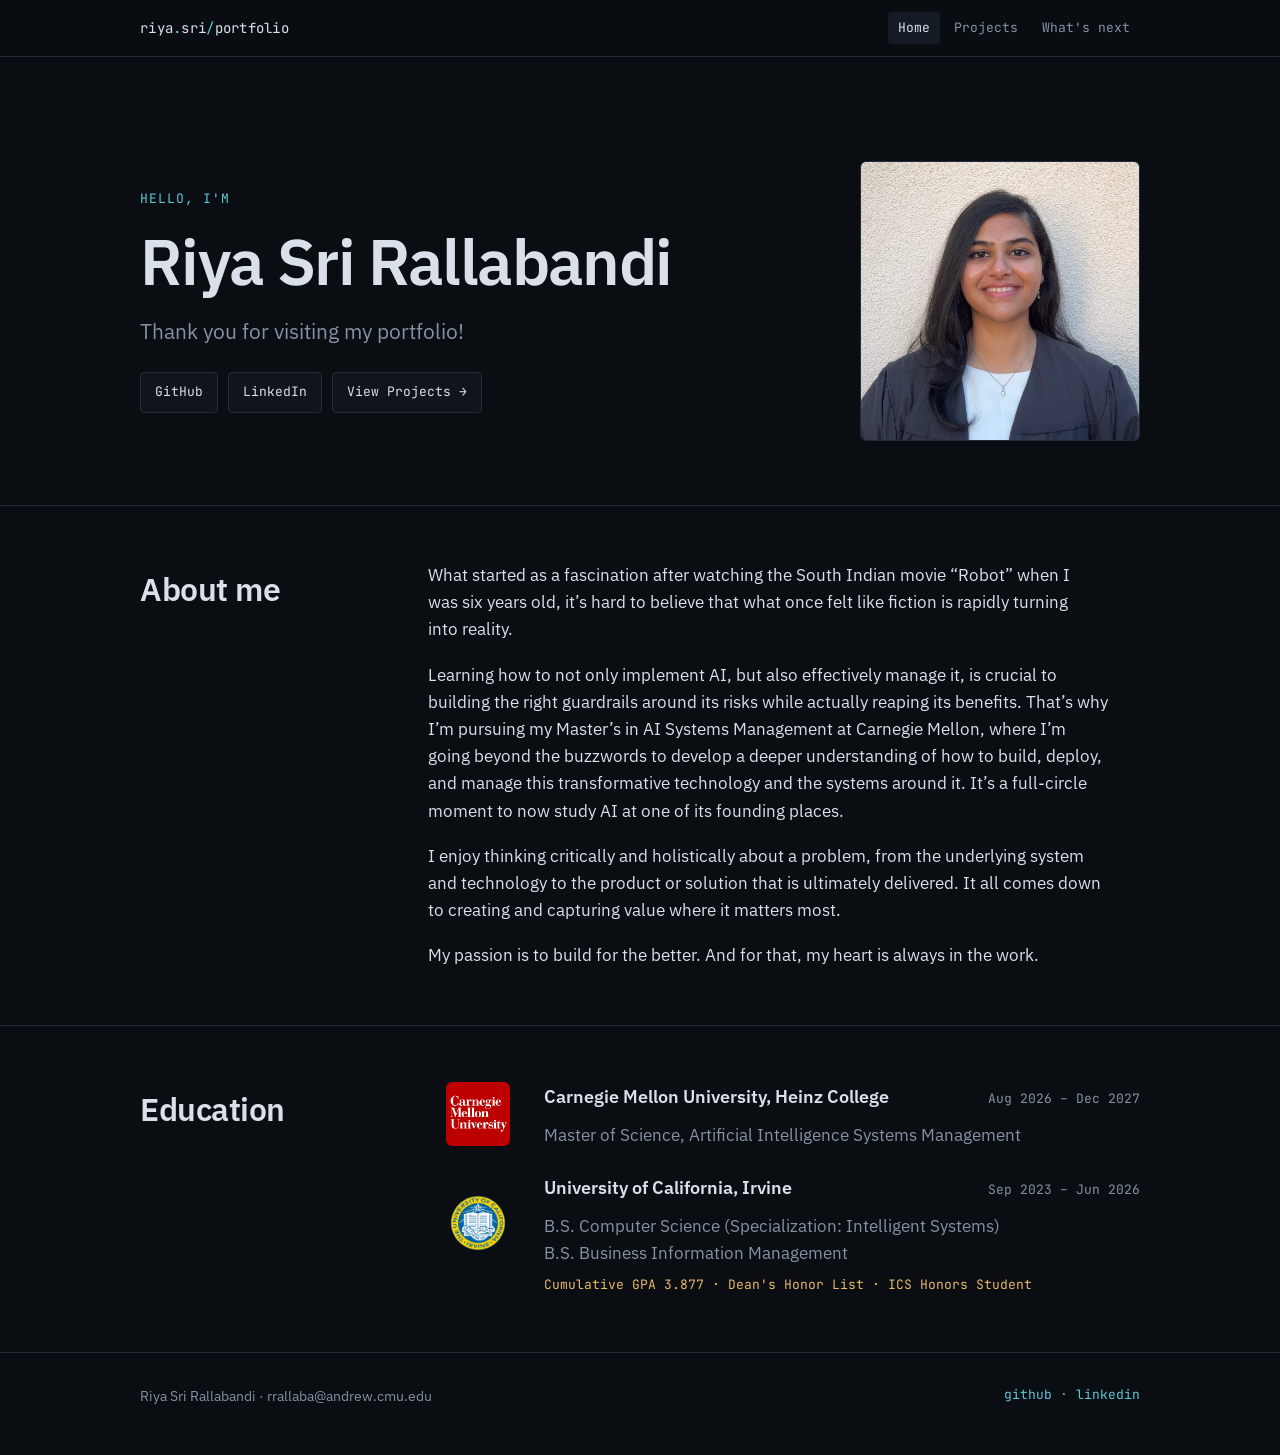
<file: index.html>
<!doctype html>
<html lang="en">
<head>
<meta charset="utf-8">
<meta name="viewport" content="width=device-width, initial-scale=1">
<title>Riya Sri Rallabandi | Portfolio</title>
<meta name="description" content="Riya Sri Rallabandi: MS in AI Systems Management at Carnegie Mellon. Projects in RAG, LLM agents, and evaluation.">
<meta name="theme-color" content="#0a0d12">
<link rel="preconnect" href="https://fonts.googleapis.com">
<link rel="preconnect" href="https://fonts.gstatic.com" crossorigin>
<link rel="stylesheet" href="https://fonts.googleapis.com/css2?family=IBM+Plex+Sans:wght@400;500;600&family=JetBrains+Mono:wght@400;500&display=swap">
<link rel="stylesheet" href="assets/style.css">
</head>
<body>

<header class="bar">
  <div class="wrap">
    <a class="brand" href="index.html">riya<span>.</span>sri<span>/</span>portfolio</a>
    <nav class="nav" aria-label="Main">
      <a href="index.html" aria-current="page">Home</a>
      <a href="projects.html">Projects</a>
      <a href="whats-next.html">What's next</a>
    </nav>
  </div>
</header>

<main>

  <!-- ===== INTRO: edit the name, tagline, or photo here ===== -->
  <div class="wrap hero intro">
    <div class="intro-text">
      <p class="eyebrow">Hello, I'm</p>
      <h1>Riya Sri Rallabandi</h1>
      <p class="lede">Thank you for visiting my portfolio!</p>
      <div class="links">
        <a class="btn" href="https://github.com/RiyaSriRallabandi" target="_blank" rel="noopener">GitHub</a>
        <a class="btn" href="https://www.linkedin.com/in/riya-sri-rallabandi" target="_blank" rel="noopener">LinkedIn</a>
        <a class="btn" href="projects.html">View Projects →</a>
      </div>
    </div>
    <!-- Photo: save your picture as assets/riya.jpg (square-ish works best). Until then, initials show. -->
    <div class="photo">
      <span class="initials" aria-hidden="true">RR</span>
      <img src="assets/riya.jpg" alt="Portrait of Riya Sri Rallabandi" onerror="this.remove()">
    </div>
  </div>

  <!-- ===== ABOUT: your interests text. Each <p> is one paragraph. ===== -->
  <section>
    <div class="wrap two-col">
      <div>
        <p class="label"></p>
        <h2>About me</h2>
      </div>
      <div class="prose">
        <p>What started as a fascination after watching the South Indian movie “Robot” when I was six years old, it’s hard to believe that what once felt like fiction is rapidly turning into reality.</p>
        <p>Learning how to not only implement AI, but also effectively manage it, is crucial to building the right guardrails around its risks while actually reaping its benefits. That’s why I’m pursuing my Master’s in AI Systems Management at Carnegie Mellon, where I’m going beyond the buzzwords to develop a deeper understanding of how to build, deploy, and manage this transformative technology and the systems around it. It’s a full-circle moment to now study AI at one of its founding places.</p>
        <p>I enjoy thinking critically and holistically about a problem, from the underlying system and technology to the product or solution that is ultimately delivered. It all comes down to creating and capturing value where it matters most.</p>
        <p>My passion is to build for the better. And for that, my heart is always in the work.</p>
      </div>
    </div>
  </section>

  <!-- ===== EDUCATION: add or edit entries. Each .edu block is one school. ===== -->
  <section>
    <div class="wrap two-col">
      <div>
        <p class="label"></p>
        <h2>Education</h2>
      </div>
      <div class="edu-list">
                <div class="edu">
          <img class="edu-logo" src="assets/img/logos/cmu.png" alt="Carnegie Mellon University logo" width="48" height="48">
          <div class="edu-text">
            <div class="edu-head"><h3>Carnegie Mellon University, Heinz College</h3><span class="dates">Aug 2026 – Dec 2027</span></div>
            <p>Master of Science, Artificial Intelligence Systems Management</p>
          </div>
        </div>
        <div class="edu">
          <img class="edu-logo uci" src="assets/img/logos/uci.png" alt="University of California, Irvine seal" width="64" height="64">
          <div class="edu-text">
            <div class="edu-head"><h3>University of California, Irvine</h3><span class="dates">Sep 2023 – Jun 2026</span></div>
            <p>B.S. Computer Science (Specialization: Intelligent Systems)<br>B.S. Business Information Management</p>
            <p class="meta">Cumulative GPA 3.877 · Dean's Honor List · ICS Honors Student</p>
          </div>
        </div>
      </div>
    </div>
  </section>

</main>

<footer>
  <div class="wrap">
    <span>Riya Sri Rallabandi · rrallaba@andrew.cmu.edu</span>
    <span class="mono"><a href="https://github.com/RiyaSriRallabandi" target="_blank" rel="noopener">github</a> · <a href="https://www.linkedin.com/in/riya-sri-rallabandi" target="_blank" rel="noopener">linkedin</a></span>
  </div>
</footer>

</body>
</html>
</file>
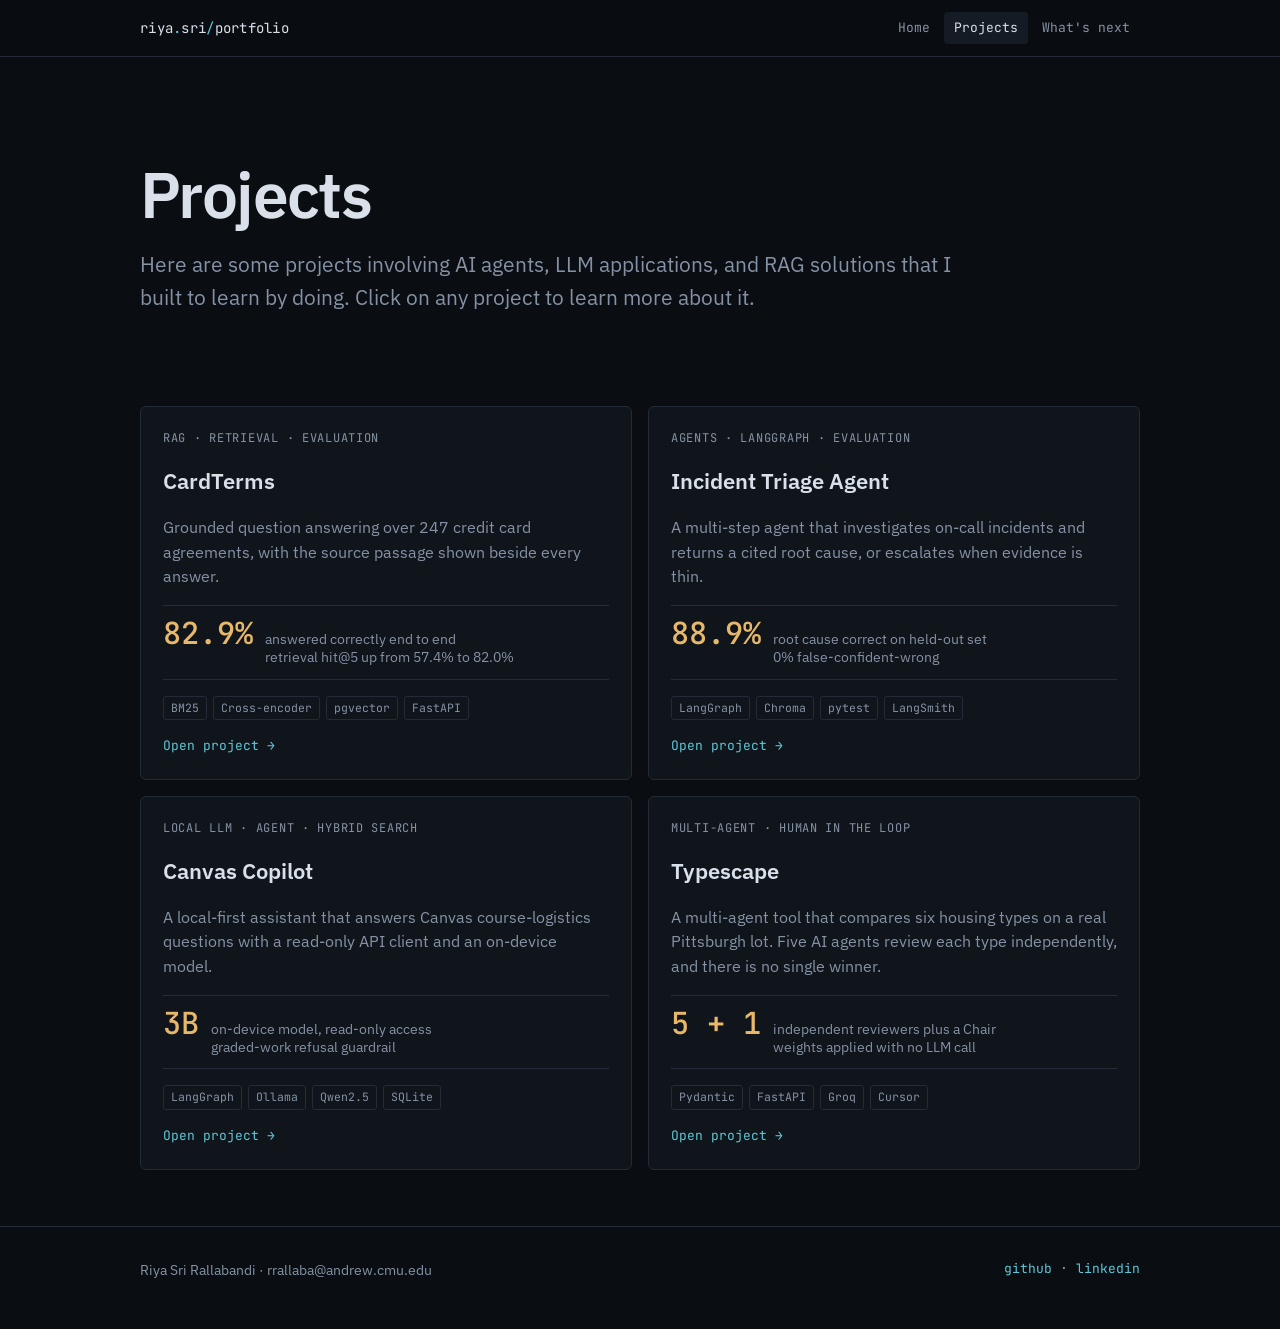
<file: projects.html>
<!doctype html>
<html lang="en">
<head>
<meta charset="utf-8">
<meta name="viewport" content="width=device-width, initial-scale=1">
<title>Projects | Riya Sri Rallabandi</title>
<meta name="theme-color" content="#0a0d12">
<link rel="preconnect" href="https://fonts.googleapis.com">
<link rel="preconnect" href="https://fonts.gstatic.com" crossorigin>
<link rel="stylesheet" href="https://fonts.googleapis.com/css2?family=IBM+Plex+Sans:wght@400;500;600&family=JetBrains+Mono:wght@400;500&display=swap">
<link rel="stylesheet" href="assets/style.css">
</head>
<body>

<header class="bar">
  <div class="wrap">
    <a class="brand" href="index.html">riya<span>.</span>sri<span>/</span>portfolio</a>
    <nav class="nav" aria-label="Main">
      <a href="index.html">Home</a>
      <a href="projects.html" aria-current="page">Projects</a>
      <a href="whats-next.html">What's next</a>
    </nav>
  </div>
</header>

<main>
  <div class="wrap hero">
    <h1>Projects</h1>
    <p class="lede">Here are some projects involving AI agents, LLM applications, and RAG solutions that I built to learn by doing. Click on any project to learn more about it.</p>
  </div>

  <section style="border-top:0; padding-top:0">
    <div class="wrap">
      <div class="projects">

        <a class="card" href="projects/cardterms.html">
          <span class="kind">RAG · Retrieval · Evaluation</span>
          <h3>CardTerms</h3>
          <p>Grounded question answering over 247 credit card agreements, with the source passage shown beside every answer.</p>
          <div class="readout"><span class="num">82.9%</span><span class="cap">answered correctly end to end<br>retrieval hit@5 up from 57.4% to 82.0%</span></div>
          <div class="stack"><span class="chip">BM25</span><span class="chip">Cross-encoder</span><span class="chip">pgvector</span><span class="chip">FastAPI</span></div>
          <span class="go">Open project →</span>
        </a>

        <a class="card" href="projects/incident-triage-agent.html">
          <span class="kind">Agents · LangGraph · Evaluation</span>
          <h3>Incident Triage Agent</h3>
          <p>A multi-step agent that investigates on-call incidents and returns a cited root cause, or escalates when evidence is thin.</p>
          <div class="readout"><span class="num">88.9%</span><span class="cap">root cause correct on held-out set<br>0% false-confident-wrong</span></div>
          <div class="stack"><span class="chip">LangGraph</span><span class="chip">Chroma</span><span class="chip">pytest</span><span class="chip">LangSmith</span></div>
          <span class="go">Open project →</span>
        </a>

        <a class="card" href="projects/canvas-copilot.html">
          <span class="kind">Local LLM · Agent · Hybrid search</span>
          <h3>Canvas Copilot</h3>
          <p>A local-first assistant that answers Canvas course-logistics questions with a read-only API client and an on-device model.</p>
          <div class="readout"><span class="num">3B</span><span class="cap">on-device model, read-only access<br>graded-work refusal guardrail</span></div>
          <div class="stack"><span class="chip">LangGraph</span><span class="chip">Ollama</span><span class="chip">Qwen2.5</span><span class="chip">SQLite</span></div>
          <span class="go">Open project →</span>
        </a>

        <a class="card" href="projects/typescape.html">
          <span class="kind">Multi-agent · Human in the loop</span>
          <h3>Typescape</h3>
          <p>A multi-agent tool that compares six housing types on a real Pittsburgh lot. Five AI agents review each type independently, and there is no single winner.</p>
          <div class="readout"><span class="num">5 + 1</span><span class="cap">independent reviewers plus a Chair<br>weights applied with no LLM call</span></div>
          <div class="stack"><span class="chip">Pydantic</span><span class="chip">FastAPI</span><span class="chip">Groq</span><span class="chip">Cursor</span></div>
          <span class="go">Open project →</span>
        </a>

      </div>
    </div>
  </section>
</main>

<footer>
  <div class="wrap">
    <span>Riya Sri Rallabandi · rrallaba@andrew.cmu.edu</span>
    <span class="mono"><a href="https://github.com/RiyaSriRallabandi" target="_blank" rel="noopener">github</a> · <a href="https://www.linkedin.com/in/riya-sri-rallabandi" target="_blank" rel="noopener">linkedin</a></span>
  </div>
</footer>

</body>
</html>
</file>
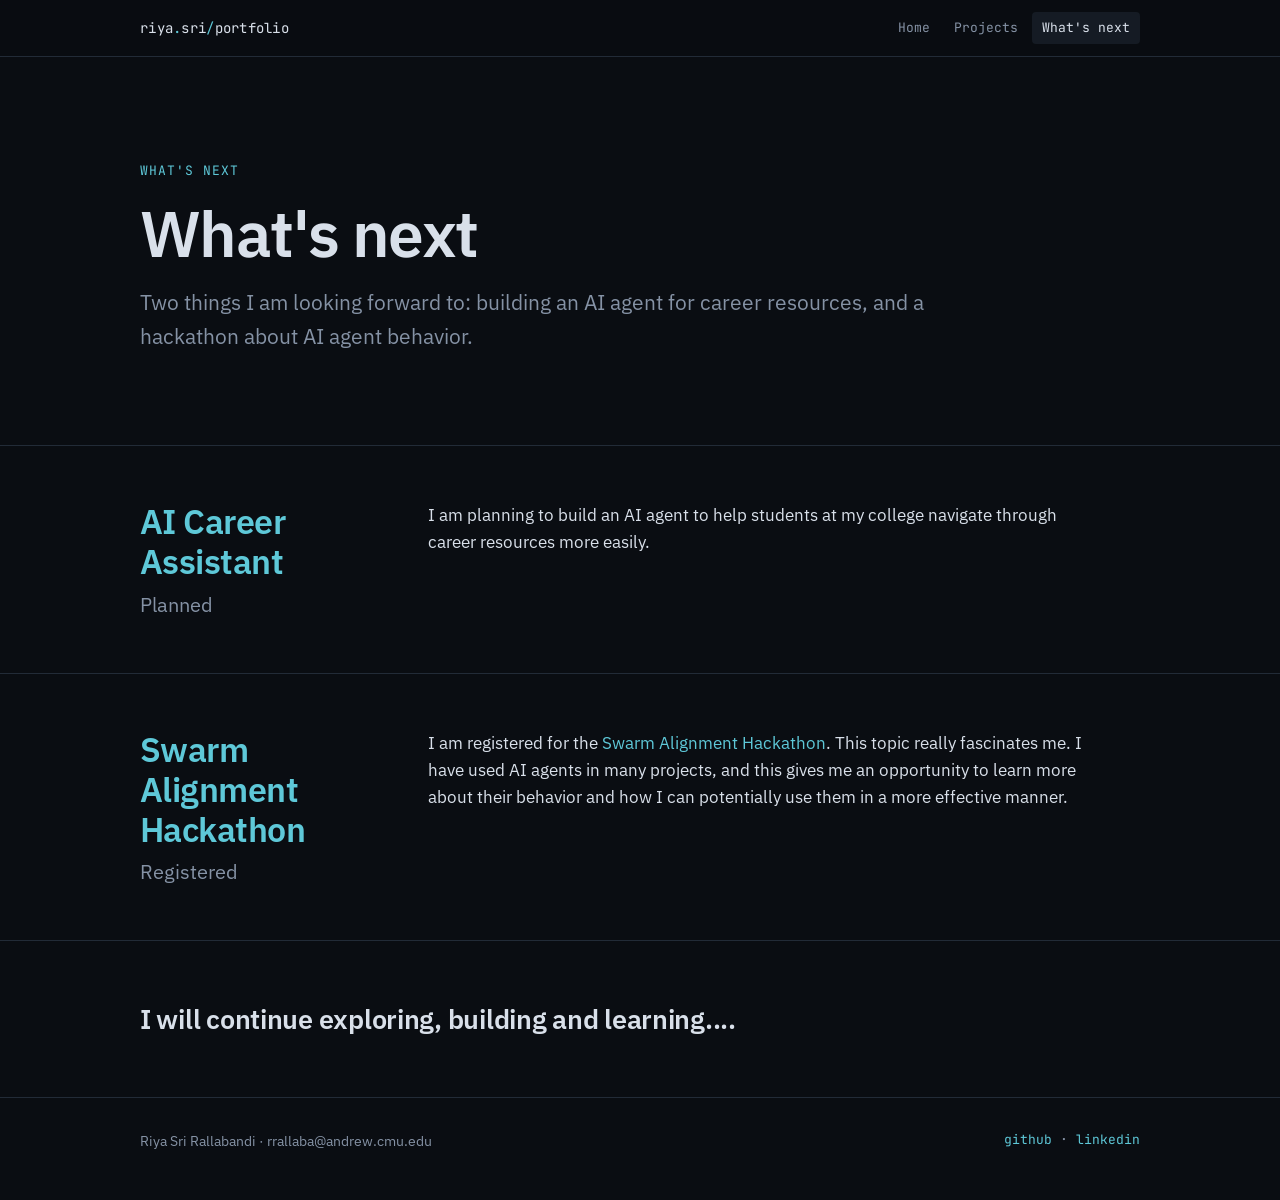
<file: whats-next.html>
<!doctype html>
<html lang="en">
<head>
<meta charset="utf-8">
<meta name="viewport" content="width=device-width, initial-scale=1">
<title>What's next | Riya Sri Rallabandi</title>
<meta name="description" content="What I am working on next: an AI agent for career resources, and the Swarm Alignment Hackathon.">
<meta name="theme-color" content="#0a0d12">
<link rel="preconnect" href="https://fonts.googleapis.com">
<link rel="preconnect" href="https://fonts.gstatic.com" crossorigin>
<link rel="stylesheet" href="https://fonts.googleapis.com/css2?family=IBM+Plex+Sans:wght@400;500;600&family=JetBrains+Mono:wght@400;500&display=swap">
<link rel="stylesheet" href="assets/style.css">
<style>
  .stats { display: grid; grid-template-columns: repeat(auto-fit, minmax(150px, 1fr)); gap: 1px; background: var(--line); border: 1px solid var(--line); border-radius: 6px; overflow: hidden; }
  .stat { background: var(--surface); padding: 18px 18px 16px; min-width: 0; }
  .stat .num { display: block; font-family: var(--font-mono); font-size: 1.7rem; font-weight: 500; color: var(--signal); font-variant-numeric: tabular-nums; line-height: 1.1; }
  .stat .cap { display: block; margin-top: 6px; font-size: 13.5px; color: var(--muted); line-height: 1.35; }
  .note { margin: 12px 0 0; font-size: 14px; color: var(--muted); }
  .intro-p { margin: 0 0 24px; max-width: 44em; color: var(--muted); }
  .tbl { overflow-x: auto; border: 1px solid var(--line); border-radius: 6px; margin-top: 8px; }
  table { width: 100%; border-collapse: collapse; font-size: 15px; background: var(--surface); }
  th, td { text-align: left; padding: 12px 16px; border-top: 1px solid var(--line); vertical-align: top; }
  thead th { border-top: 0; font-family: var(--font-mono); font-size: 12px; font-weight: 400; letter-spacing: 0.06em; text-transform: uppercase; color: var(--muted); background: var(--surface-2); }
  td.k { font-family: var(--font-mono); font-size: 13.5px; color: var(--accent); white-space: nowrap; }
  td.n { font-family: var(--font-mono); font-variant-numeric: tabular-nums; color: var(--signal); white-space: nowrap; }
  td.d { color: var(--muted); }
  .sub { margin: 36px 0 4px; font-size: 1.1rem; font-weight: 600; }
  .prose ul { margin: 0 0 18px; padding-left: 1.2em; max-width: 40em; }
  .prose li { margin-bottom: 8px; }
  .media { position: relative; width: 100%; aspect-ratio: 16 / 9; background: var(--surface); border: 1px solid var(--line); border-radius: 6px; overflow: hidden; margin-bottom: 20px; }
  .media video { position: absolute; inset: 0; width: 100%; height: 100%; background: #000; object-fit: contain; }
  .media .media-note { position: absolute; inset: 0; display: grid; place-items: center; font-family: var(--font-mono); font-size: 13px; color: var(--muted); }
  [hidden] { display: none !important; }
  .shots { display: grid; grid-template-columns: minmax(0, 1fr); gap: 28px; }
  figure { margin: 0; min-width: 0; }
  figure img { display: block; width: 100%; height: auto; border: 1px solid var(--line); border-radius: 6px; }
  figcaption { margin-top: 8px; font-size: 14px; color: var(--muted); }
  .industry { margin: 0 0 20px; font-family: var(--font-mono); font-size: 13px; color: var(--signal); letter-spacing: 0.04em; }
  /* Section names are the headline, the line under them is a quieter subtitle */
  section .label { font-family: var(--font-body); font-size: clamp(1.6rem, 3.6vw, 2.1rem); font-weight: 600; letter-spacing: -0.015em; text-transform: none; color: var(--accent); line-height: 1.2; margin: 0 0 10px; }
  section h2 { font-size: clamp(1.05rem, 2vw, 1.25rem); font-weight: 400; color: var(--muted); letter-spacing: 0; margin-bottom: 24px; }
  .two-col h2 { margin-bottom: 0; }
  .outline li { line-height: 1.55; }
  .outline li b { margin-bottom: 2px; }
  @media (max-width: 760px) { .shots { grid-template-columns: 1fr; } }
</style>

</head>
<body>
<header class="bar">
  <div class="wrap">
    <a class="brand" href="index.html">riya<span>.</span>sri<span>/</span>portfolio</a>
    <nav class="nav" aria-label="Main">
      <a href="index.html">Home</a>
      <a href="projects.html">Projects</a>
      <a href="whats-next.html" aria-current="page">What's next</a>
    </nav>
  </div>
</header>
<main>

  <div class="wrap hero">
    <p class="eyebrow">What's next</p>
    <h1>What's next</h1>
    <p class="lede">Two things I am looking forward to: building an AI agent for career resources, and a hackathon about AI agent behavior.</p>
  </div>

  <!-- ================= AI CAREER ASSISTANT ================= -->
  <section>
    <div class="wrap two-col">
      <div>
        <p class="label">AI Career Assistant</p>
        <h2>Planned</h2>
      </div>
      <div class="prose">
        <p>I am planning to build an AI agent to help students at my college navigate through career resources more easily.</p>
      </div>
    </div>
  </section>

  <!-- ================= HACKATHON ================= -->
  <section>
    <div class="wrap two-col">
      <div>
        <p class="label">Swarm Alignment Hackathon</p>
        <h2>Registered</h2>
      </div>
      <div class="prose">
        <p>I am registered for the <a href="https://www.aialignmentfoundation.org/hackathons/swarm-alignment-2026" target="_blank" rel="noopener">Swarm Alignment Hackathon</a>. This topic really fascinates me. I have used AI agents in many projects, and this gives me an opportunity to learn more about their behavior and how I can potentially use them in a more effective manner.</p>
      </div>
    </div>
  </section>

  <section>
    <div class="wrap">
      <p style="margin:0; font-size:clamp(1.3rem,3vw,1.7rem); font-weight:600; letter-spacing:-0.01em">I will continue exploring, building and learning....</p>
    </div>
  </section>

</main>
<footer>
  <div class="wrap">
    <span>Riya Sri Rallabandi · rrallaba@andrew.cmu.edu</span>
    <span class="mono"><a href="https://github.com/RiyaSriRallabandi" target="_blank" rel="noopener">github</a> · <a href="https://www.linkedin.com/in/riya-sri-rallabandi" target="_blank" rel="noopener">linkedin</a></span>
  </div>
</footer>
</body>
</html>
</file>
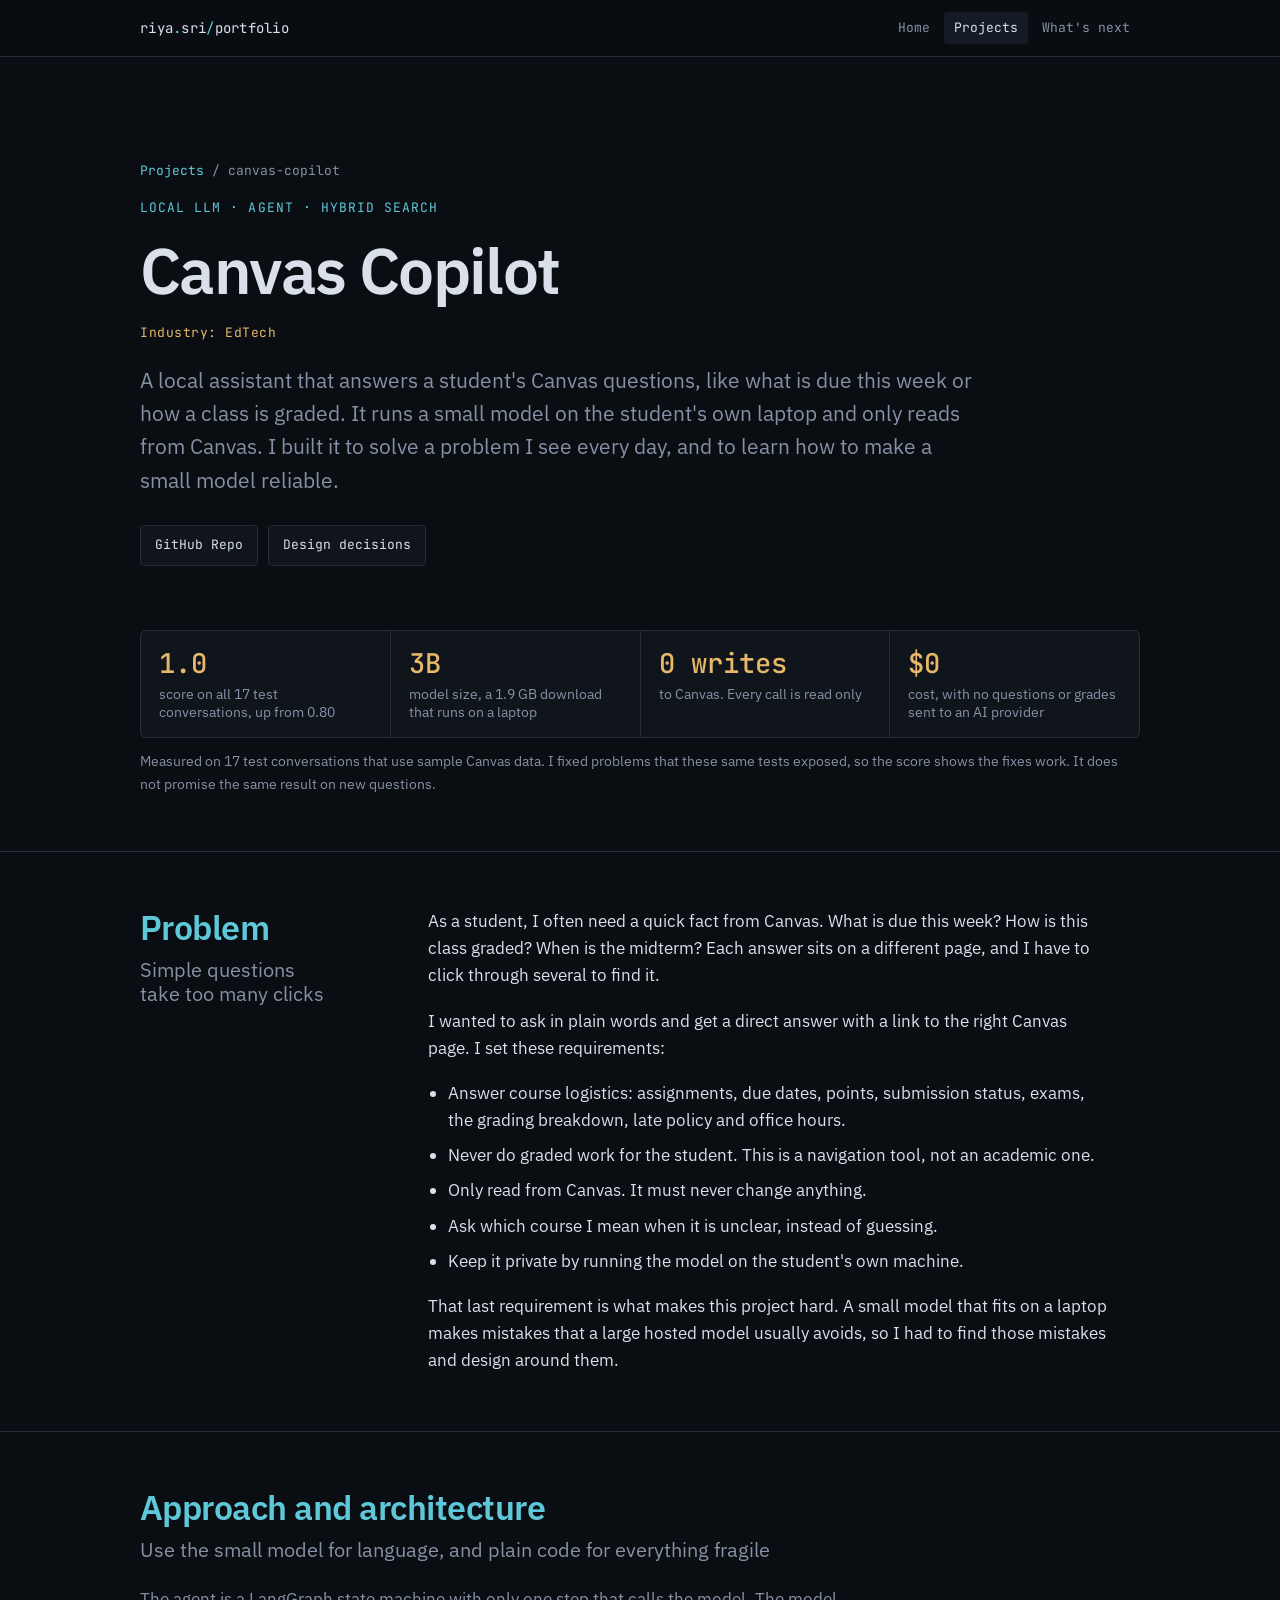
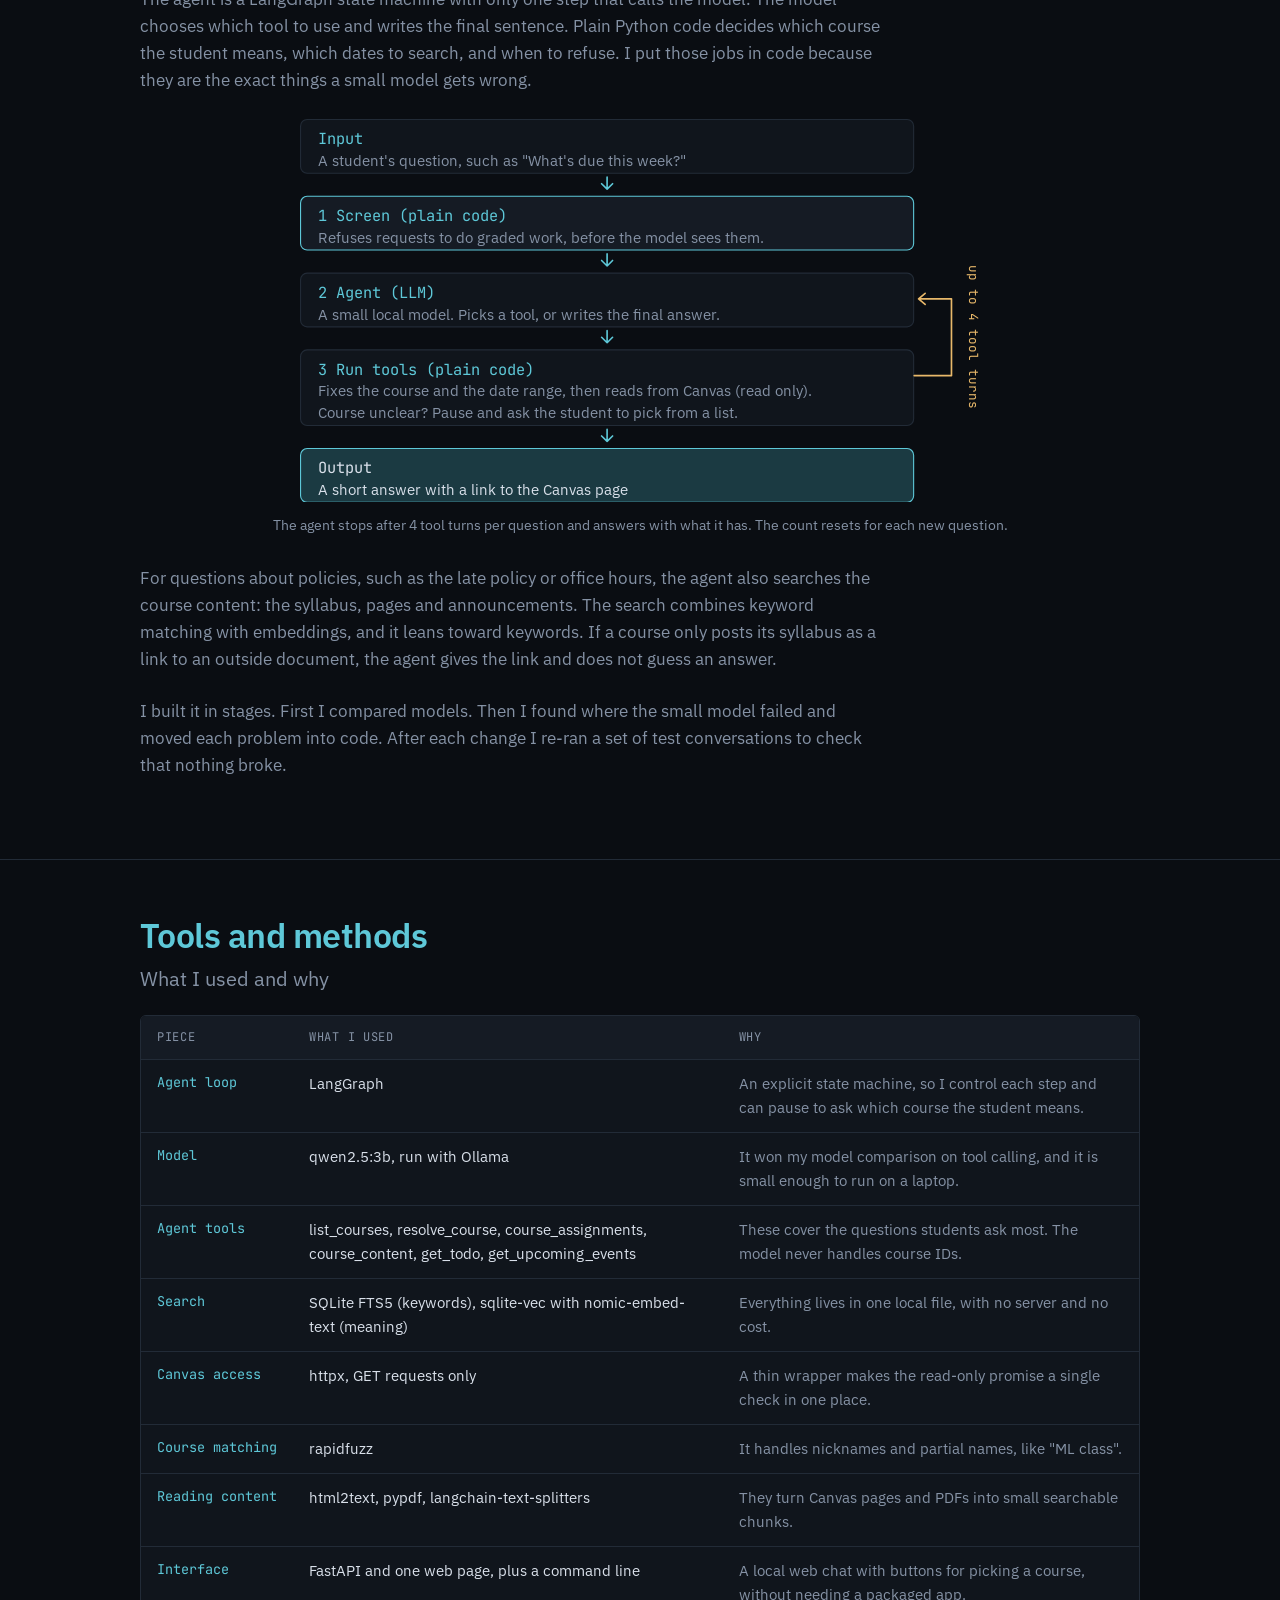
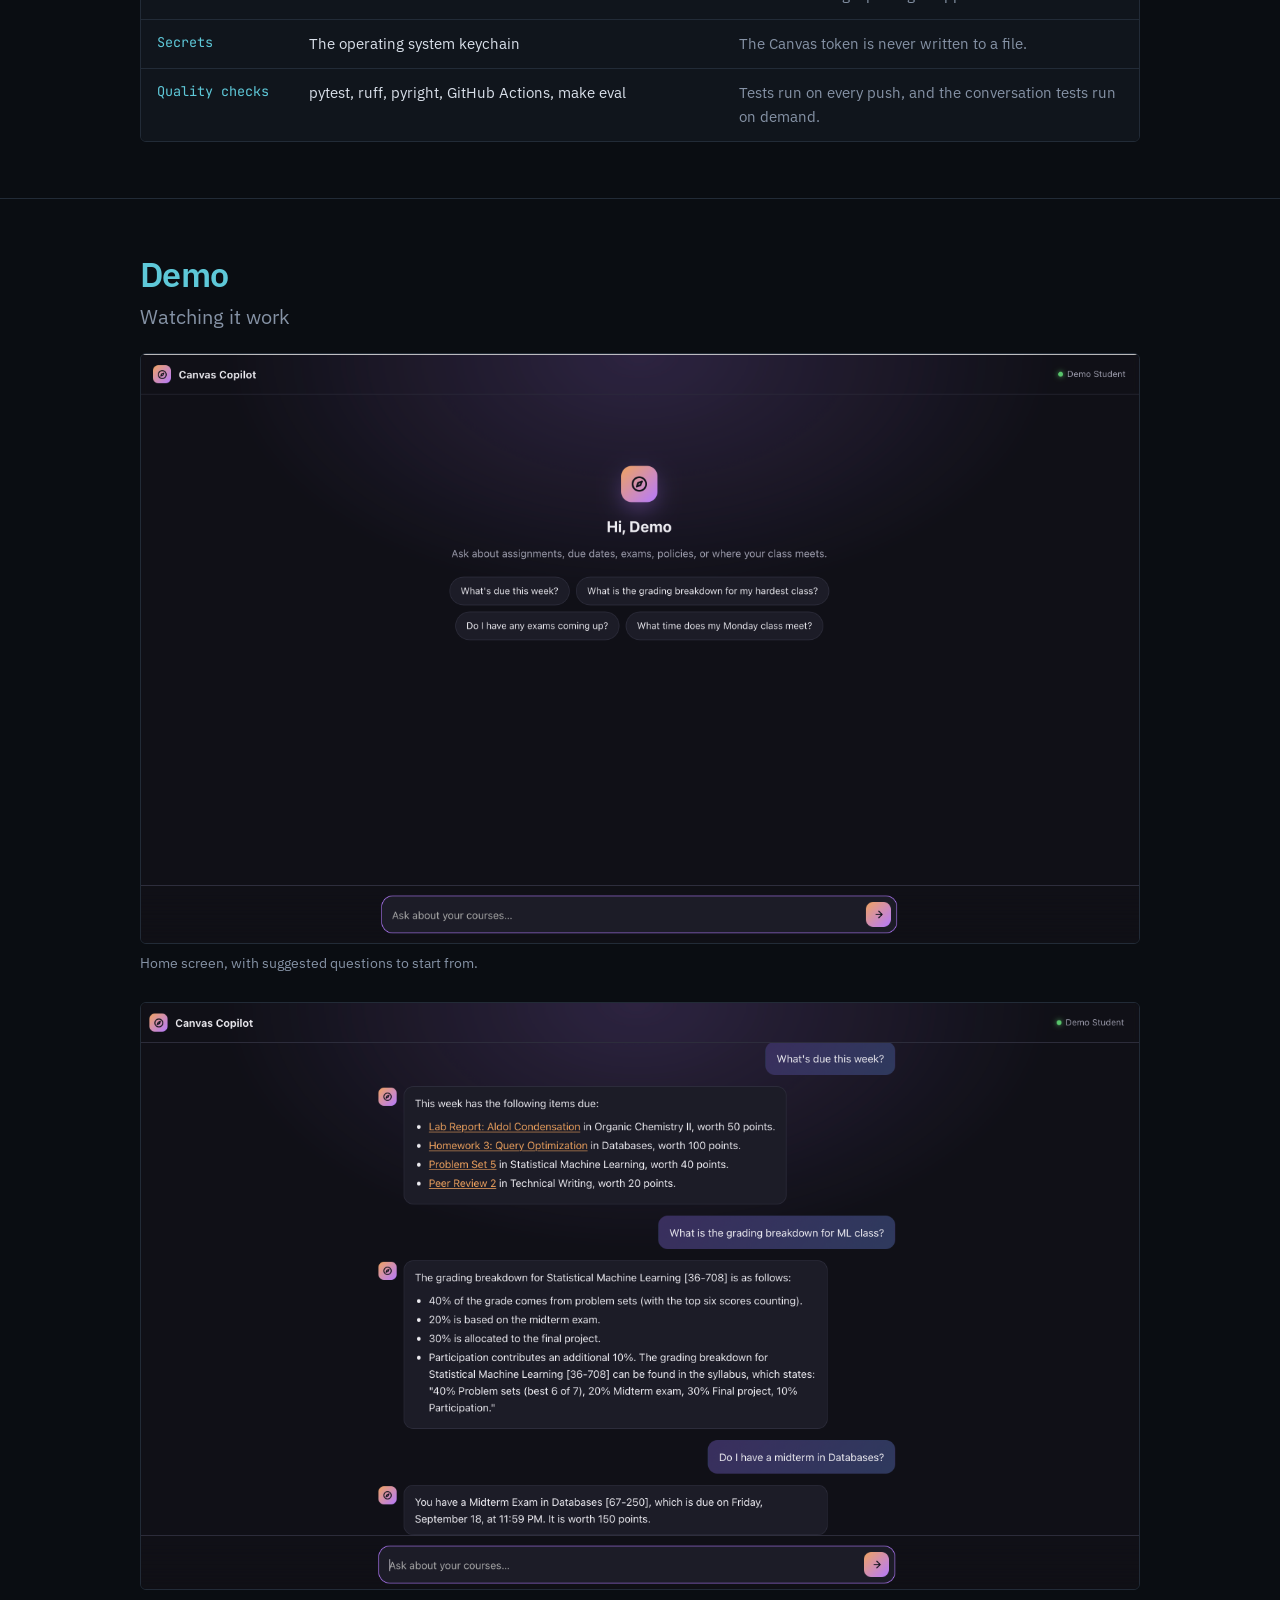
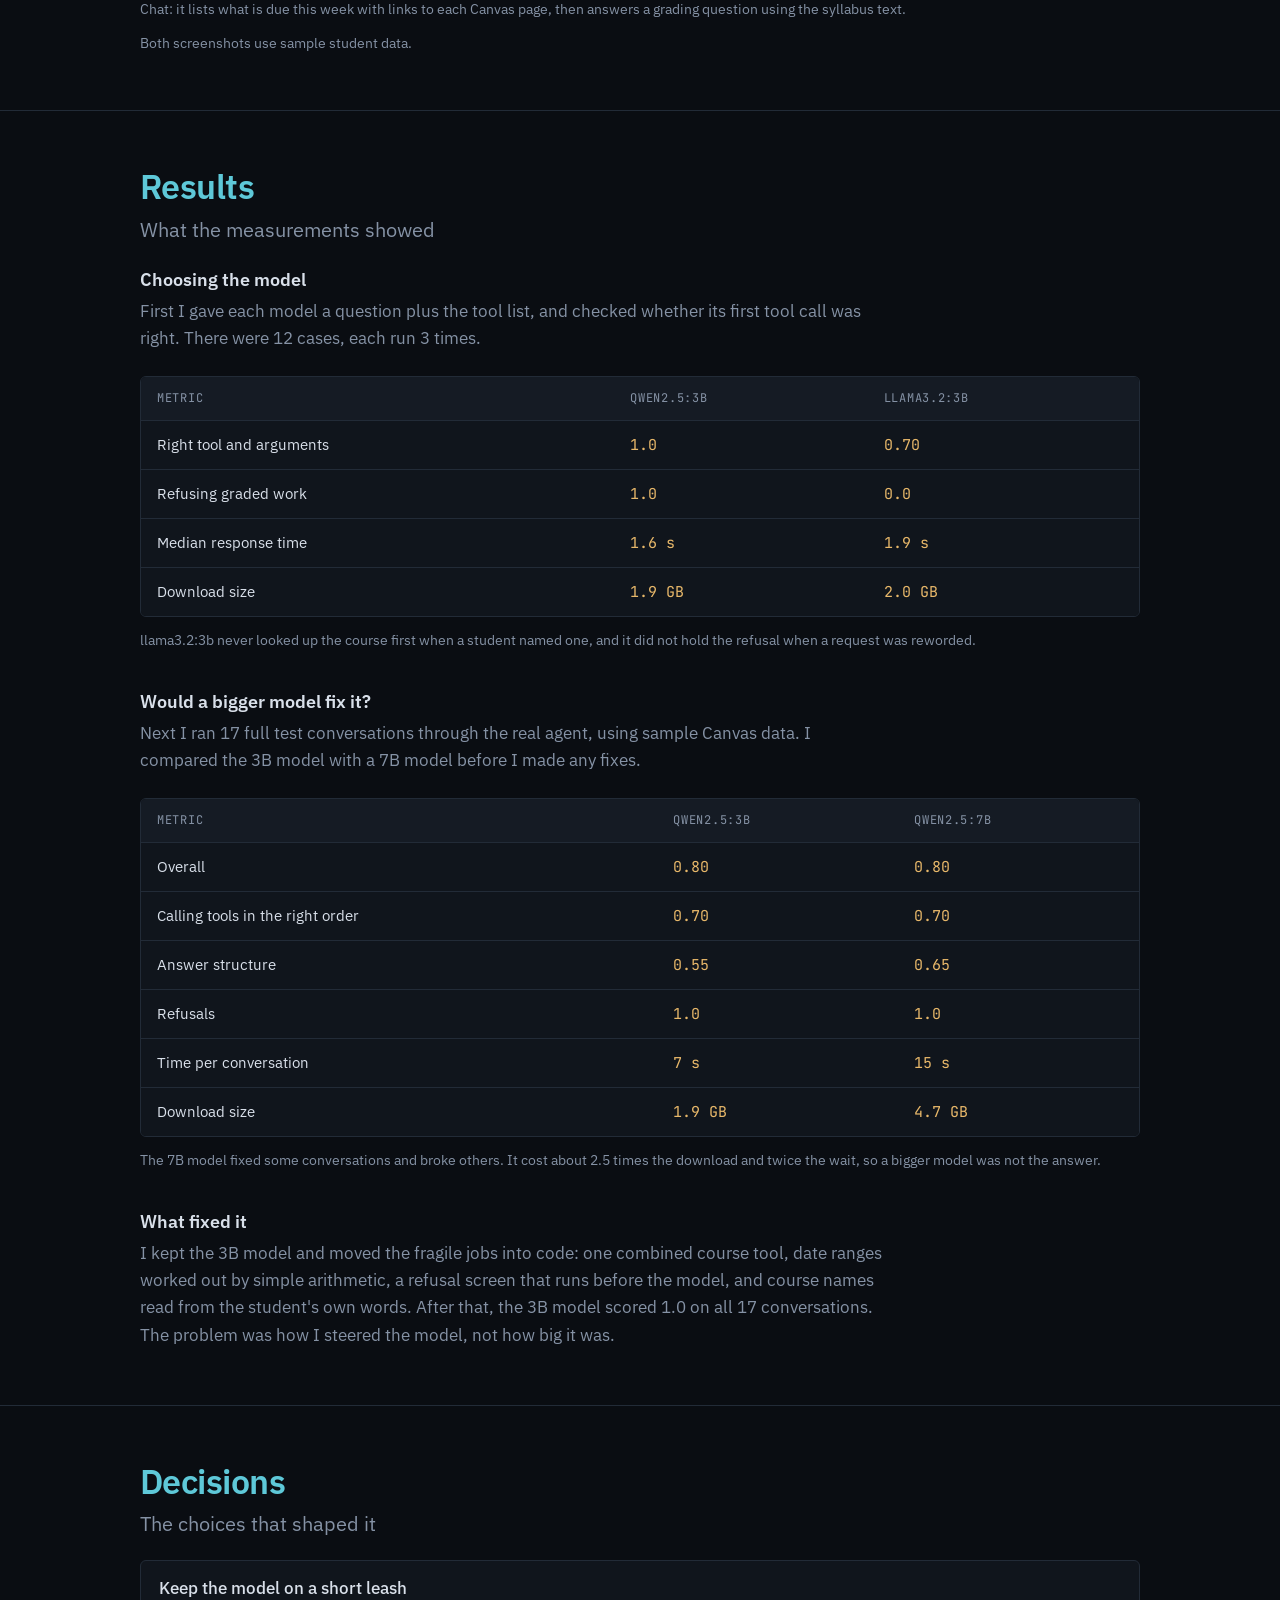
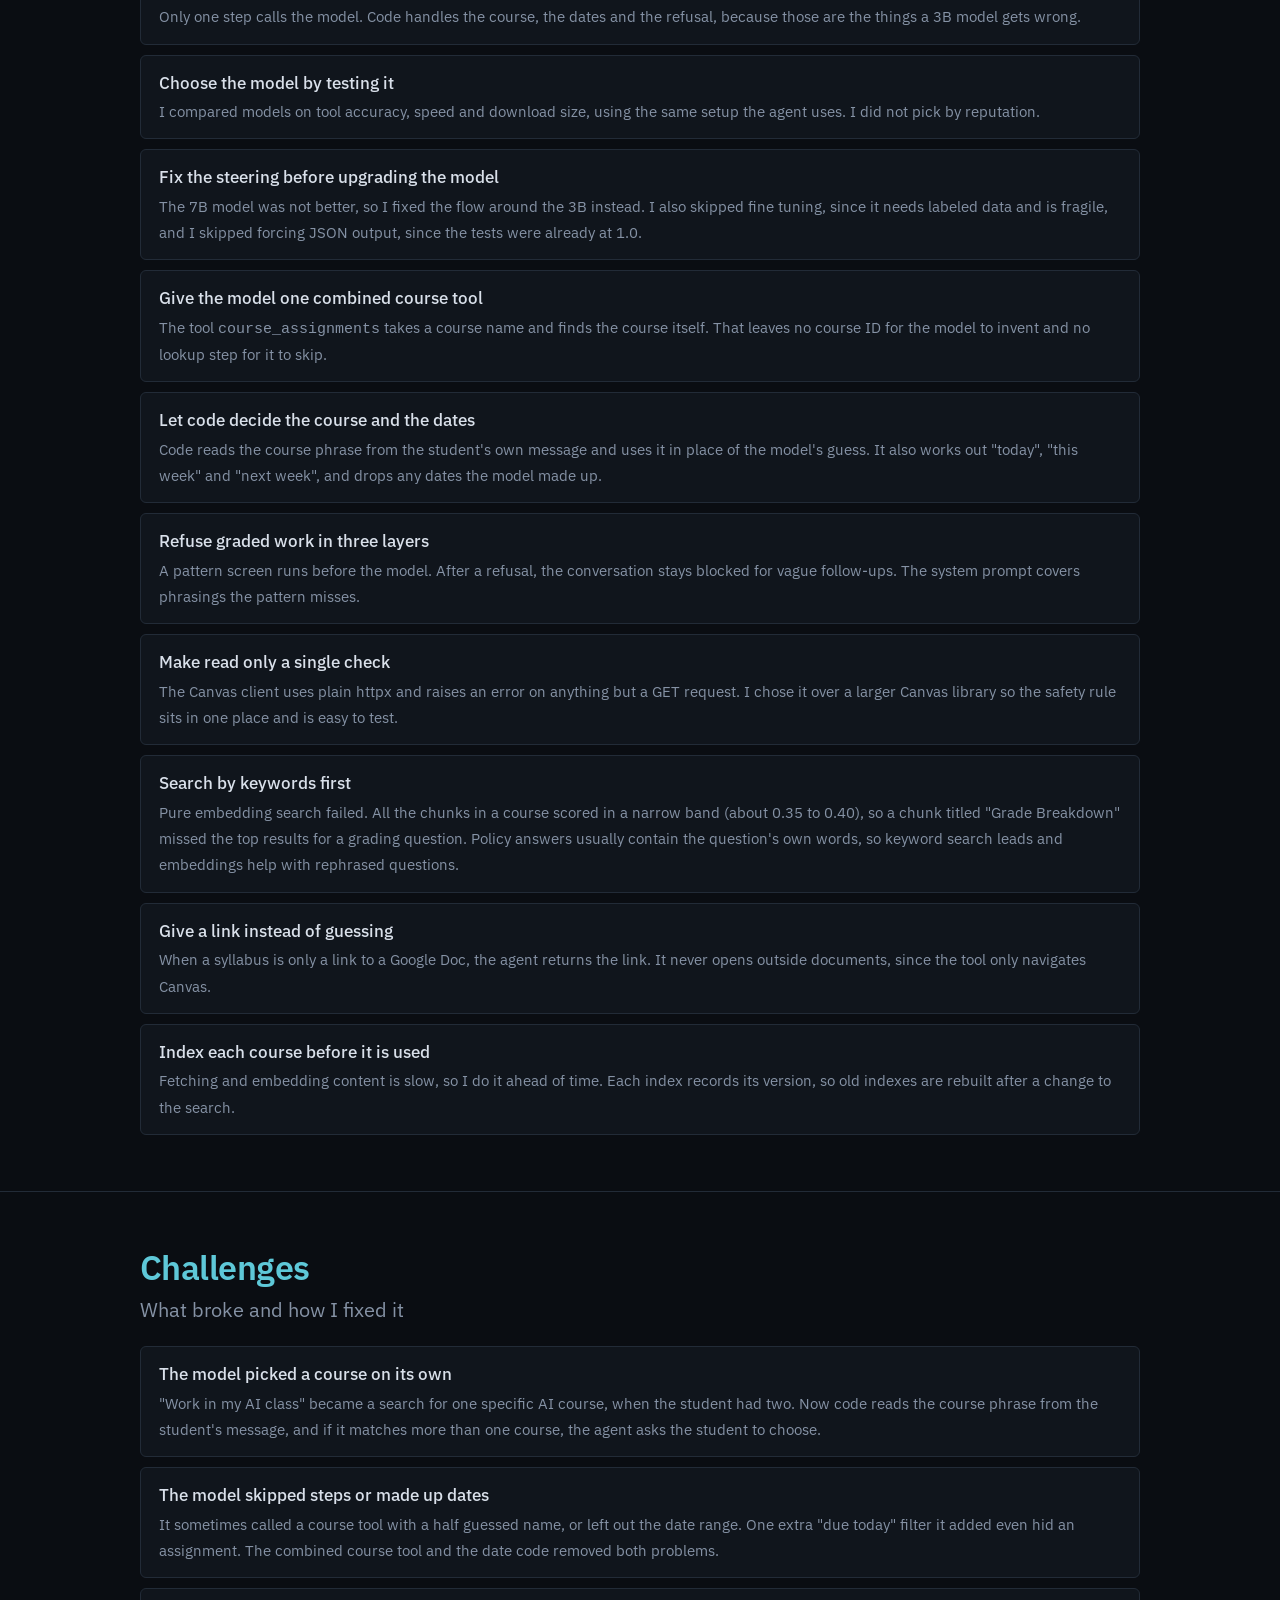
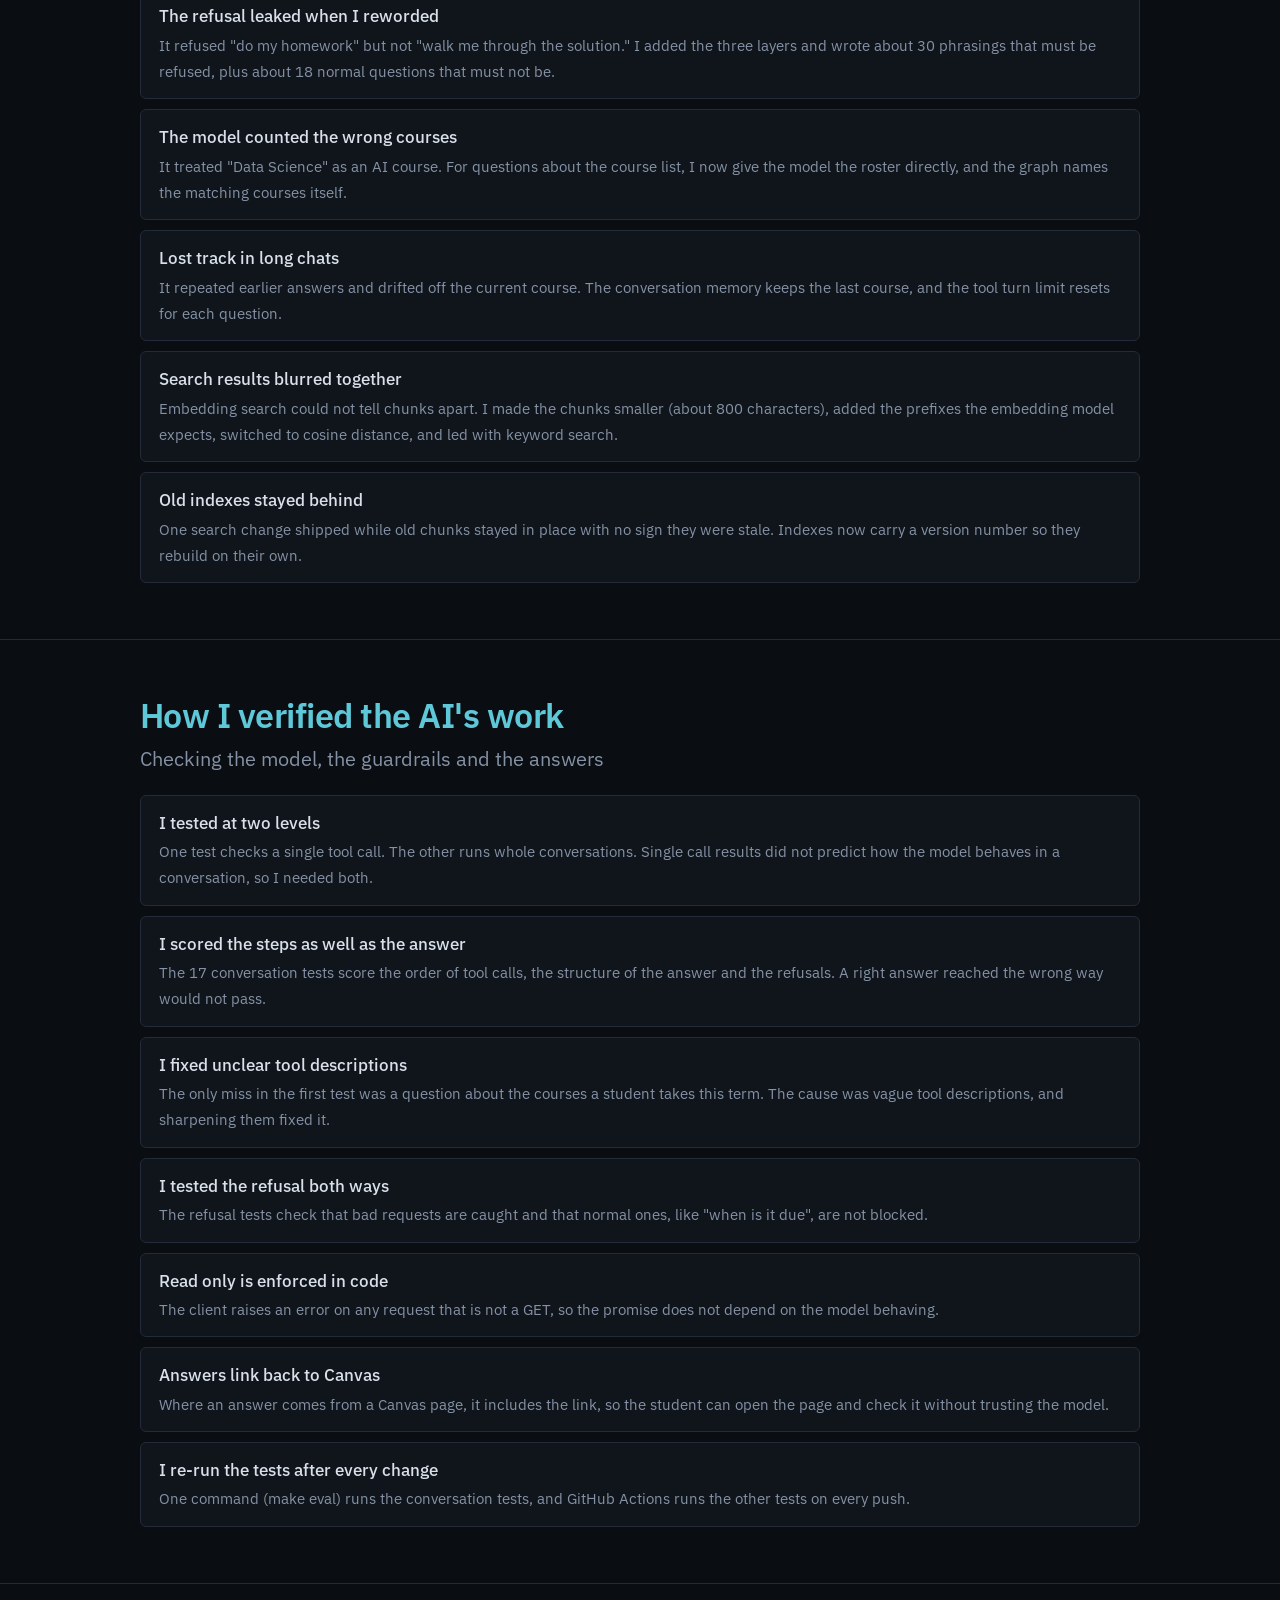
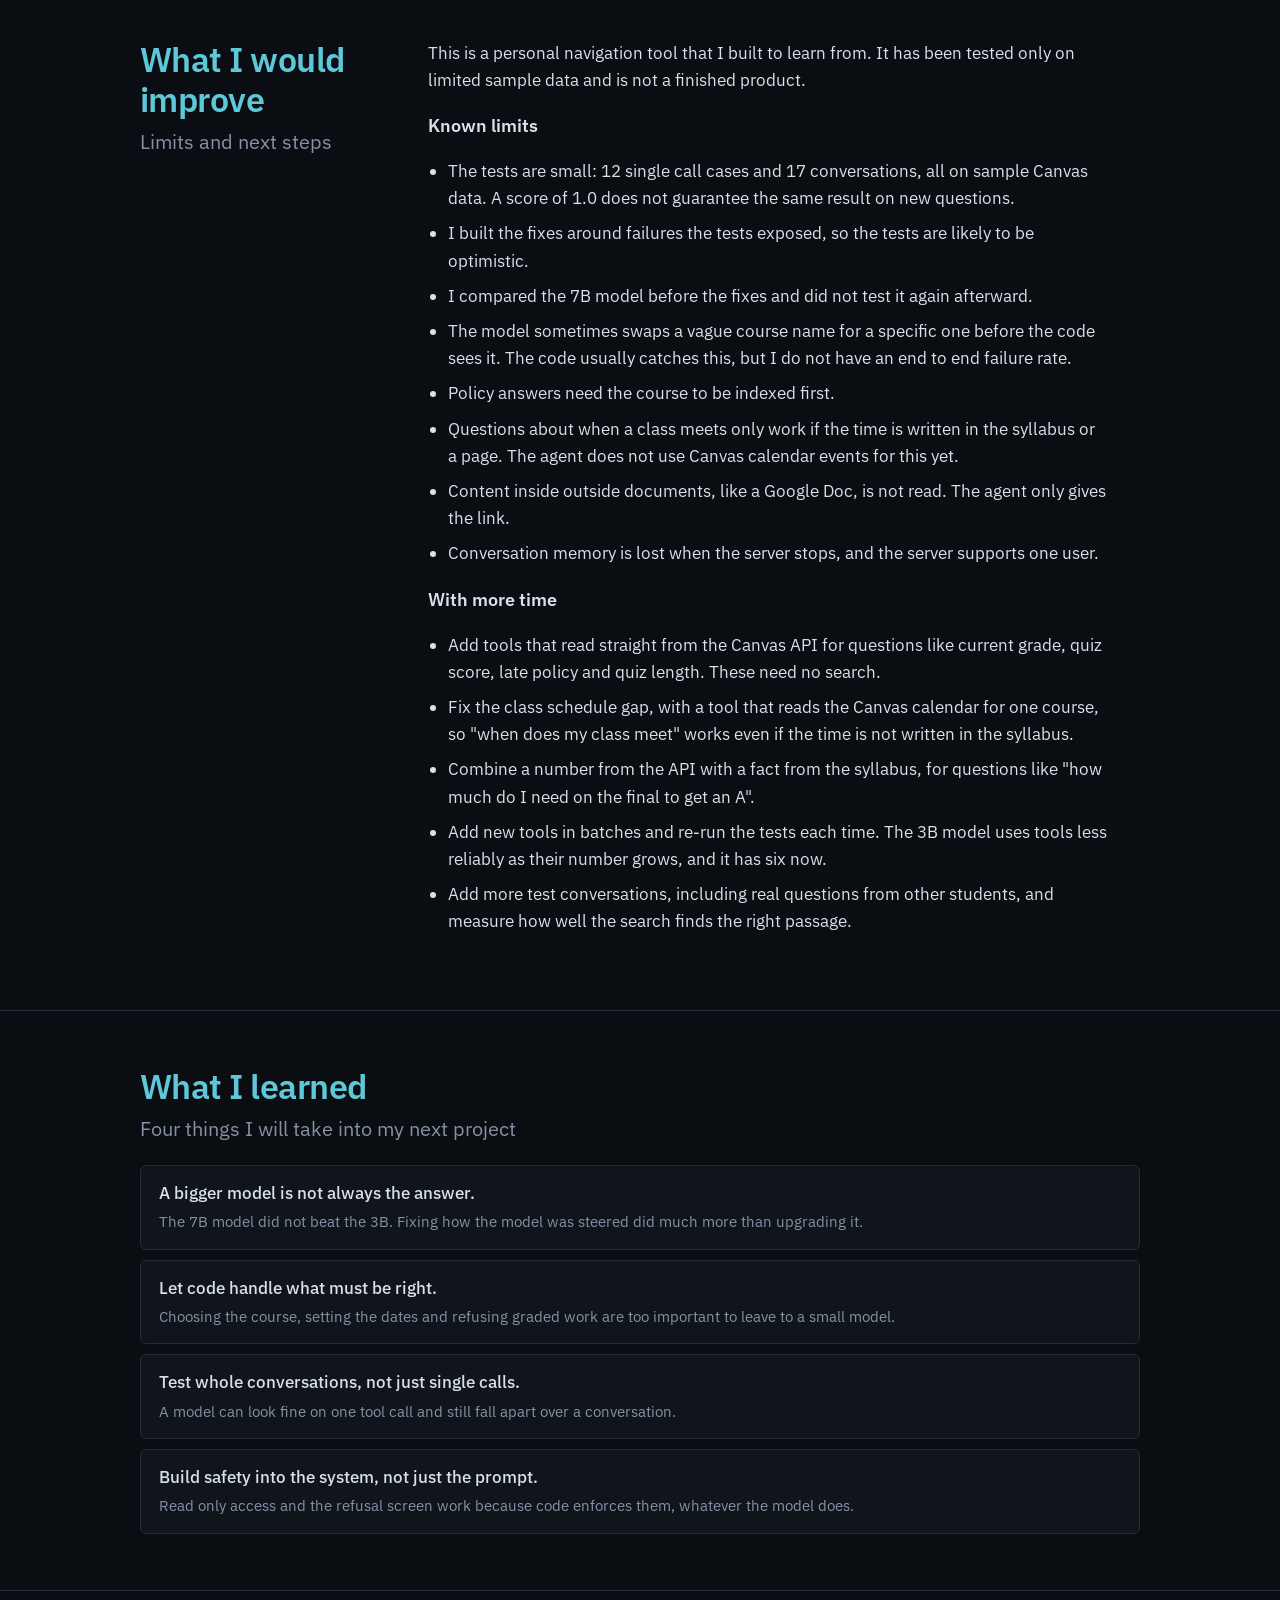
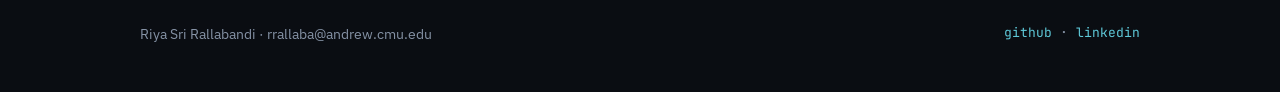
<file: projects/canvas-copilot.html>
<!doctype html>
<html lang="en">
<head>
<meta charset="utf-8">
<meta name="viewport" content="width=device-width, initial-scale=1">
<title>Canvas Copilot | Riya Sri Rallabandi</title>
<meta name="description" content="Canvas Copilot: a local assistant that answers Canvas course questions using a small on-device model, a read-only Canvas client and code-side guardrails.">
<meta name="theme-color" content="#0a0d12">
<link rel="preconnect" href="https://fonts.googleapis.com">
<link rel="preconnect" href="https://fonts.gstatic.com" crossorigin>
<link rel="stylesheet" href="https://fonts.googleapis.com/css2?family=IBM+Plex+Sans:wght@400;500;600&family=JetBrains+Mono:wght@400;500&display=swap">
<link rel="stylesheet" href="../assets/style.css">
<!-- Small extra styles for this page only (results strip, tables, demo). Safe to move into style.css later. -->
<style>
  .stats { display: grid; grid-template-columns: repeat(auto-fit, minmax(150px, 1fr)); gap: 1px; background: var(--line); border: 1px solid var(--line); border-radius: 6px; overflow: hidden; }
  .stat { background: var(--surface); padding: 18px 18px 16px; min-width: 0; }
  .stat .num { display: block; font-family: var(--font-mono); font-size: 1.7rem; font-weight: 500; color: var(--signal); font-variant-numeric: tabular-nums; line-height: 1.1; }
  .stat .cap { display: block; margin-top: 6px; font-size: 13.5px; color: var(--muted); line-height: 1.35; }
  .note { margin: 12px 0 0; font-size: 14px; color: var(--muted); }
  .intro-p { margin: 0 0 24px; max-width: 44em; color: var(--muted); }
  .tbl { overflow-x: auto; border: 1px solid var(--line); border-radius: 6px; margin-top: 8px; }
  table { width: 100%; border-collapse: collapse; font-size: 15px; background: var(--surface); }
  th, td { text-align: left; padding: 12px 16px; border-top: 1px solid var(--line); vertical-align: top; }
  thead th { border-top: 0; font-family: var(--font-mono); font-size: 12px; font-weight: 400; letter-spacing: 0.06em; text-transform: uppercase; color: var(--muted); background: var(--surface-2); }
  td.k { font-family: var(--font-mono); font-size: 13.5px; color: var(--accent); white-space: nowrap; }
  td.n { font-family: var(--font-mono); font-variant-numeric: tabular-nums; color: var(--signal); white-space: nowrap; }
  td.d { color: var(--muted); }
  .sub { margin: 36px 0 4px; font-size: 1.1rem; font-weight: 600; }
  .prose ul { margin: 0 0 18px; padding-left: 1.2em; max-width: 40em; }
  .prose li { margin-bottom: 8px; }
  .media { position: relative; width: 100%; aspect-ratio: 16 / 9; background: var(--surface); border: 1px solid var(--line); border-radius: 6px; overflow: hidden; margin-bottom: 20px; }
  .media video { position: absolute; inset: 0; width: 100%; height: 100%; background: #000; object-fit: contain; }
  .media .media-note { position: absolute; inset: 0; display: grid; place-items: center; font-family: var(--font-mono); font-size: 13px; color: var(--muted); }
  [hidden] { display: none !important; }
  .shots { display: grid; grid-template-columns: minmax(0, 1fr); gap: 28px; }
  figure { margin: 0; min-width: 0; }
  figure img { display: block; width: 100%; height: auto; border: 1px solid var(--line); border-radius: 6px; }
  figcaption { margin-top: 8px; font-size: 14px; color: var(--muted); }
  .industry { margin: 0 0 20px; font-family: var(--font-mono); font-size: 13px; color: var(--signal); letter-spacing: 0.04em; }
  /* Section names are the headline, the line under them is a quieter subtitle */
  section .label { font-family: var(--font-body); font-size: clamp(1.6rem, 3.6vw, 2.1rem); font-weight: 600; letter-spacing: -0.015em; text-transform: none; color: var(--accent); line-height: 1.2; margin: 0 0 10px; }
  section h2 { font-size: clamp(1.05rem, 2vw, 1.25rem); font-weight: 400; color: var(--muted); letter-spacing: 0; margin-bottom: 24px; }
  .two-col h2 { margin-bottom: 0; }
  .outline li { line-height: 1.55; }
  .outline li b { margin-bottom: 2px; }
  @media (max-width: 760px) { .shots { grid-template-columns: 1fr; } }
</style>

</head>
<body>
<header class="bar">
  <div class="wrap">
    <a class="brand" href="../index.html">riya<span>.</span>sri<span>/</span>portfolio</a>
    <nav class="nav" aria-label="Main">
      <a href="../index.html">Home</a>
      <a href="../projects.html" aria-current="page">Projects</a>
      <a href="../whats-next.html">What's next</a>
    </nav>
  </div>
</header>
<main>

  <!-- ================= TITLE ================= -->
  <div class="wrap hero">
    <p class="crumb"><a href="../projects.html">Projects</a> / canvas-copilot</p>
    <p class="eyebrow">Local LLM · Agent · Hybrid search</p>
    <h1>Canvas Copilot</h1>
    <p class="industry">Industry: EdTech</p>
    <p class="lede">A local assistant that answers a student's Canvas questions, like what is due this week or how a class is graded. It runs a small model on the student's own laptop and only reads from Canvas. I built it to solve a problem I see every day, and to learn how to make a small model reliable.</p>
    <div class="links">
      <a class="btn" href="https://github.com/RiyaSriRallabandi/canvas-copilot" target="_blank" rel="noopener">GitHub Repo</a>
      <a class="btn" href="https://github.com/RiyaSriRallabandi/canvas-copilot/blob/main/docs/decisions.md" target="_blank" rel="noopener">Design decisions</a>
    </div>
  </div>

  <!-- ================= RESULTS AT A GLANCE ================= -->
  <section style="border-top:0; padding-top:0">
    <div class="wrap">
      <div class="stats">
        <div class="stat"><span class="num">1.0</span><span class="cap">score on all 17 test conversations, up from 0.80</span></div>
        <div class="stat"><span class="num">3B</span><span class="cap">model size, a 1.9 GB download that runs on a laptop</span></div>
        <div class="stat"><span class="num">0 writes</span><span class="cap">to Canvas. Every call is read only</span></div>
        <div class="stat"><span class="num">$0</span><span class="cap">cost, with no questions or grades sent to an AI provider</span></div>
      </div>
      <p class="note">Measured on 17 test conversations that use sample Canvas data. I fixed problems that these same tests exposed, so the score shows the fixes work. It does not promise the same result on new questions.</p>
    </div>
  </section>

  <!-- ================= PROBLEM ================= -->
  <section>
    <div class="wrap two-col">
      <div>
        <p class="label">Problem</p>
        <h2>Simple questions take too many clicks</h2>
      </div>
      <div class="prose">
        <p>As a student, I often need a quick fact from Canvas. What is due this week? How is this class graded? When is the midterm? Each answer sits on a different page, and I have to click through several to find it.</p>
        <p>I wanted to ask in plain words and get a direct answer with a link to the right Canvas page. I set these requirements:</p>
        <ul>
          <li>Answer course logistics: assignments, due dates, points, submission status, exams, the grading breakdown, late policy and office hours.</li>
          <li>Never do graded work for the student. This is a navigation tool, not an academic one.</li>
          <li>Only read from Canvas. It must never change anything.</li>
          <li>Ask which course I mean when it is unclear, instead of guessing.</li>
          <li>Keep it private by running the model on the student's own machine.</li>
        </ul>
        <p>That last requirement is what makes this project hard. A small model that fits on a laptop makes mistakes that a large hosted model usually avoids, so I had to find those mistakes and design around them.</p>
      </div>
    </div>
  </section>

  <!-- ================= APPROACH AND ARCHITECTURE ================= -->
  <section>
    <div class="wrap">
      <p class="label">Approach and architecture</p>
      <h2>Use the small model for language, and plain code for everything fragile</h2>
      <p class="intro-p">The agent is a LangGraph state machine with only one step that calls the model. The model chooses which tool to use and writes the final sentence. Plain Python code decides which course the student means, which dates to search, and when to refuse. I put those jobs in code because they are the exact things a small model gets wrong.</p>
      <svg viewBox="0 0 620 350" role="img" aria-label="Question is screened, then the agent and tool steps repeat up to four times, then an answer with a link is returned" xmlns="http://www.w3.org/2000/svg" style="width:100%;height:auto;max-width:680px;display:block;margin:0 auto">
<rect x="0.5" y="0.5" width="559" height="49" rx="6" fill="#10151c" stroke="#222b37"/>
<text x="16" y="23" fill="#5ec8d8" font-family="JetBrains Mono, monospace" font-size="14">Input</text>
<text x="16" y="43" fill="#8592a5" font-family="IBM Plex Sans, sans-serif" font-size="13.5">A student's question, such as "What's due this week?"</text>
<path d="M280.0 53 v11 m-5 -5 l5 5 l5 -5" fill="none" stroke="#5ec8d8" stroke-width="1.5" stroke-linecap="round" stroke-linejoin="round"/>
<rect x="0.5" y="70.5" width="559" height="49" rx="6" fill="#151b24" stroke="#5ec8d8"/>
<text x="16" y="93" fill="#5ec8d8" font-family="JetBrains Mono, monospace" font-size="14">1  Screen (plain code)</text>
<text x="16" y="113" fill="#8592a5" font-family="IBM Plex Sans, sans-serif" font-size="13.5">Refuses requests to do graded work, before the model sees them.</text>
<path d="M280.0 123 v11 m-5 -5 l5 5 l5 -5" fill="none" stroke="#5ec8d8" stroke-width="1.5" stroke-linecap="round" stroke-linejoin="round"/>
<rect x="0.5" y="140.5" width="559" height="49" rx="6" fill="#10151c" stroke="#222b37"/>
<text x="16" y="163" fill="#5ec8d8" font-family="JetBrains Mono, monospace" font-size="14">2  Agent (LLM)</text>
<text x="16" y="183" fill="#8592a5" font-family="IBM Plex Sans, sans-serif" font-size="13.5">A small local model. Picks a tool, or writes the final answer.</text>
<path d="M280.0 193 v11 m-5 -5 l5 5 l5 -5" fill="none" stroke="#5ec8d8" stroke-width="1.5" stroke-linecap="round" stroke-linejoin="round"/>
<rect x="0.5" y="210.5" width="559" height="69" rx="6" fill="#10151c" stroke="#222b37"/>
<text x="16" y="233" fill="#5ec8d8" font-family="JetBrains Mono, monospace" font-size="14">3  Run tools (plain code)</text>
<text x="16" y="253" fill="#8592a5" font-family="IBM Plex Sans, sans-serif" font-size="13.5">Fixes the course and the date range, then reads from Canvas (read only).</text>
<text x="16" y="273" fill="#8592a5" font-family="IBM Plex Sans, sans-serif" font-size="13.5">Course unclear? Pause and ask the student to pick from a list.</text>
<path d="M280.0 283 v11 m-5 -5 l5 5 l5 -5" fill="none" stroke="#5ec8d8" stroke-width="1.5" stroke-linecap="round" stroke-linejoin="round"/>
<rect x="0.5" y="300.5" width="559" height="49" rx="6" fill="#1b3a42" stroke="#5ec8d8"/>
<text x="16" y="323" fill="#d9e0ea" font-family="JetBrains Mono, monospace" font-size="14">Output</text>
<text x="16" y="343" fill="#d9e0ea" font-family="IBM Plex Sans, sans-serif" font-size="13.5">A short answer with a link to the Canvas page</text>
<path d="M560 234 h34 V164 h-30 m6 -5 l-6 5 l6 5" fill="none" stroke="#e8b86a" stroke-width="1.5" stroke-linecap="round" stroke-linejoin="round"/>
<text transform="translate(610,199.0) rotate(90)" text-anchor="middle" fill="#e8b86a" font-family="JetBrains Mono, monospace" font-size="11.5">up to 4 tool turns</text>
</svg>
      <p class="note" style="text-align:center">The agent stops after 4 tool turns per question and answers with what it has. The count resets for each new question.</p>
      <p class="intro-p" style="margin-top:28px">For questions about policies, such as the late policy or office hours, the agent also searches the course content: the syllabus, pages and announcements. The search combines keyword matching with embeddings, and it leans toward keywords. If a course only posts its syllabus as a link to an outside document, the agent gives the link and does not guess an answer.</p>
      <p class="intro-p">I built it in stages. First I compared models. Then I found where the small model failed and moved each problem into code. After each change I re-ran a set of test conversations to check that nothing broke.</p>
    </div>
  </section>

  <!-- ================= TOOLS AND METHODS ================= -->
  <section>
    <div class="wrap">
      <p class="label">Tools and methods</p>
      <h2>What I used and why</h2>
      <div class="tbl">
        <table>
          <thead><tr><th>Piece</th><th>What I used</th><th>Why</th></tr></thead>
          <tbody>
            <tr><td class="k">Agent loop</td><td>LangGraph</td><td class="d">An explicit state machine, so I control each step and can pause to ask which course the student means.</td></tr>
            <tr><td class="k">Model</td><td>qwen2.5:3b, run with Ollama</td><td class="d">It won my model comparison on tool calling, and it is small enough to run on a laptop.</td></tr>
            <tr><td class="k">Agent tools</td><td>list_courses, resolve_course, course_assignments, course_content, get_todo, get_upcoming_events</td><td class="d">These cover the questions students ask most. The model never handles course IDs.</td></tr>
            <tr><td class="k">Search</td><td>SQLite FTS5 (keywords), sqlite-vec with nomic-embed-text (meaning)</td><td class="d">Everything lives in one local file, with no server and no cost.</td></tr>
            <tr><td class="k">Canvas access</td><td>httpx, GET requests only</td><td class="d">A thin wrapper makes the read-only promise a single check in one place.</td></tr>
            <tr><td class="k">Course matching</td><td>rapidfuzz</td><td class="d">It handles nicknames and partial names, like "ML class".</td></tr>
            <tr><td class="k">Reading content</td><td>html2text, pypdf, langchain-text-splitters</td><td class="d">They turn Canvas pages and PDFs into small searchable chunks.</td></tr>
            <tr><td class="k">Interface</td><td>FastAPI and one web page, plus a command line</td><td class="d">A local web chat with buttons for picking a course, without needing a packaged app.</td></tr>
            <tr><td class="k">Secrets</td><td>The operating system keychain</td><td class="d">The Canvas token is never written to a file.</td></tr>
            <tr><td class="k">Quality checks</td><td>pytest, ruff, pyright, GitHub Actions, make eval</td><td class="d">Tests run on every push, and the conversation tests run on demand.</td></tr>
          </tbody>
        </table>
      </div>
    </div>
  </section>

  <!-- ================= DEMO ================= -->
  <section>
    <div class="wrap">
      <p class="label">Demo</p>
      <h2>Watching it work</h2>
      <!-- Screenshots: download home.png and chat.png from docs/img in the repo (use "Download raw file")
           and save them in assets/img/canvas-copilot/. A missing image hides its own figure. -->
      <div class="shots">
        <figure>
          <a href="../assets/img/canvas-copilot/home.png" target="_blank" rel="noopener"><img src="../assets/img/canvas-copilot/home.png" alt="Canvas Copilot home screen with suggested questions about due dates, grading, exams and class times" loading="lazy" onerror="this.closest('figure').hidden = true"></a>
          <figcaption>Home screen, with suggested questions to start from.</figcaption>
        </figure>
        <figure>
          <a href="../assets/img/canvas-copilot/chat.png" target="_blank" rel="noopener"><img src="../assets/img/canvas-copilot/chat.png" alt="Canvas Copilot chat answering what is due this week, a grading breakdown and a midterm question, with links to Canvas pages" loading="lazy" onerror="this.closest('figure').hidden = true"></a>
          <figcaption>Chat: it lists what is due this week with links to each Canvas page, then answers a grading question using the syllabus text.</figcaption>
        </figure>
      </div>
      <p class="note">Both screenshots use sample student data.</p>
    </div>
  </section>

  <!-- ================= RESULTS ================= -->
  <section>
    <div class="wrap">
      <p class="label">Results</p>
      <h2>What the measurements showed</h2>

      <p class="sub" style="margin-top:0">Choosing the model</p>
      <p class="intro-p">First I gave each model a question plus the tool list, and checked whether its first tool call was right. There were 12 cases, each run 3 times.</p>
      <div class="tbl">
        <table>
          <thead><tr><th>Metric</th><th>qwen2.5:3b</th><th>llama3.2:3b</th></tr></thead>
          <tbody>
            <tr><td>Right tool and arguments</td><td class="n">1.0</td><td class="n">0.70</td></tr>
            <tr><td>Refusing graded work</td><td class="n">1.0</td><td class="n">0.0</td></tr>
            <tr><td>Median response time</td><td class="n">1.6 s</td><td class="n">1.9 s</td></tr>
            <tr><td>Download size</td><td class="n">1.9 GB</td><td class="n">2.0 GB</td></tr>
          </tbody>
        </table>
      </div>
      <p class="note">llama3.2:3b never looked up the course first when a student named one, and it did not hold the refusal when a request was reworded.</p>

      <p class="sub">Would a bigger model fix it?</p>
      <p class="intro-p">Next I ran 17 full test conversations through the real agent, using sample Canvas data. I compared the 3B model with a 7B model before I made any fixes.</p>
      <div class="tbl">
        <table>
          <thead><tr><th>Metric</th><th>qwen2.5:3b</th><th>qwen2.5:7b</th></tr></thead>
          <tbody>
            <tr><td>Overall</td><td class="n">0.80</td><td class="n">0.80</td></tr>
            <tr><td>Calling tools in the right order</td><td class="n">0.70</td><td class="n">0.70</td></tr>
            <tr><td>Answer structure</td><td class="n">0.55</td><td class="n">0.65</td></tr>
            <tr><td>Refusals</td><td class="n">1.0</td><td class="n">1.0</td></tr>
            <tr><td>Time per conversation</td><td class="n">7 s</td><td class="n">15 s</td></tr>
            <tr><td>Download size</td><td class="n">1.9 GB</td><td class="n">4.7 GB</td></tr>
          </tbody>
        </table>
      </div>
      <p class="note">The 7B model fixed some conversations and broke others. It cost about 2.5 times the download and twice the wait, so a bigger model was not the answer.</p>

      <p class="sub">What fixed it</p>
      <p class="intro-p" style="margin-bottom:0">I kept the 3B model and moved the fragile jobs into code: one combined course tool, date ranges worked out by simple arithmetic, a refusal screen that runs before the model, and course names read from the student's own words. After that, the 3B model scored 1.0 on all 17 conversations. The problem was how I steered the model, not how big it was.</p>
    </div>
  </section>

  <!-- ================= DECISIONS ================= -->
  <section>
    <div class="wrap">
      <p class="label">Decisions</p>
      <h2>The choices that shaped it</h2>
      <ul class="outline">
        <li><b>Keep the model on a short leash</b><span>Only one step calls the model. Code handles the course, the dates and the refusal, because those are the things a 3B model gets wrong.</span></li>
        <li><b>Choose the model by testing it</b><span>I compared models on tool accuracy, speed and download size, using the same setup the agent uses. I did not pick by reputation.</span></li>
        <li><b>Fix the steering before upgrading the model</b><span>The 7B model was not better, so I fixed the flow around the 3B instead. I also skipped fine tuning, since it needs labeled data and is fragile, and I skipped forcing JSON output, since the tests were already at 1.0.</span></li>
        <li><b>Give the model one combined course tool</b><span>The tool <code>course_assignments</code> takes a course name and finds the course itself. That leaves no course ID for the model to invent and no lookup step for it to skip.</span></li>
        <li><b>Let code decide the course and the dates</b><span>Code reads the course phrase from the student's own message and uses it in place of the model's guess. It also works out "today", "this week" and "next week", and drops any dates the model made up.</span></li>
        <li><b>Refuse graded work in three layers</b><span>A pattern screen runs before the model. After a refusal, the conversation stays blocked for vague follow-ups. The system prompt covers phrasings the pattern misses.</span></li>
        <li><b>Make read only a single check</b><span>The Canvas client uses plain httpx and raises an error on anything but a GET request. I chose it over a larger Canvas library so the safety rule sits in one place and is easy to test.</span></li>
        <li><b>Search by keywords first</b><span>Pure embedding search failed. All the chunks in a course scored in a narrow band (about 0.35 to 0.40), so a chunk titled "Grade Breakdown" missed the top results for a grading question. Policy answers usually contain the question's own words, so keyword search leads and embeddings help with rephrased questions.</span></li>
        <li><b>Give a link instead of guessing</b><span>When a syllabus is only a link to a Google Doc, the agent returns the link. It never opens outside documents, since the tool only navigates Canvas.</span></li>
        <li><b>Index each course before it is used</b><span>Fetching and embedding content is slow, so I do it ahead of time. Each index records its version, so old indexes are rebuilt after a change to the search.</span></li>
      </ul>
    </div>
  </section>

  <!-- ================= CHALLENGES ================= -->
  <section>
    <div class="wrap">
      <p class="label">Challenges</p>
      <h2>What broke and how I fixed it</h2>
      <ul class="outline">
        <li><b>The model picked a course on its own</b><span>"Work in my AI class" became a search for one specific AI course, when the student had two. Now code reads the course phrase from the student's message, and if it matches more than one course, the agent asks the student to choose.</span></li>
        <li><b>The model skipped steps or made up dates</b><span>It sometimes called a course tool with a half guessed name, or left out the date range. One extra "due today" filter it added even hid an assignment. The combined course tool and the date code removed both problems.</span></li>
        <li><b>The refusal leaked when I reworded</b><span>It refused "do my homework" but not "walk me through the solution." I added the three layers and wrote about 30 phrasings that must be refused, plus about 18 normal questions that must not be.</span></li>
        <li><b>The model counted the wrong courses</b><span>It treated "Data Science" as an AI course. For questions about the course list, I now give the model the roster directly, and the graph names the matching courses itself.</span></li>
        <li><b>Lost track in long chats</b><span>It repeated earlier answers and drifted off the current course. The conversation memory keeps the last course, and the tool turn limit resets for each question.</span></li>
        <li><b>Search results blurred together</b><span>Embedding search could not tell chunks apart. I made the chunks smaller (about 800 characters), added the prefixes the embedding model expects, switched to cosine distance, and led with keyword search.</span></li>
        <li><b>Old indexes stayed behind</b><span>One search change shipped while old chunks stayed in place with no sign they were stale. Indexes now carry a version number so they rebuild on their own.</span></li>
      </ul>
    </div>
  </section>

  <!-- ================= HOW I VERIFIED THE AI'S WORK ================= -->
  <section>
    <div class="wrap">
      <p class="label">How I verified the AI's work</p>
      <h2>Checking the model, the guardrails and the answers</h2>
      <ul class="outline">
        <li><b>I tested at two levels</b><span>One test checks a single tool call. The other runs whole conversations. Single call results did not predict how the model behaves in a conversation, so I needed both.</span></li>
        <li><b>I scored the steps as well as the answer</b><span>The 17 conversation tests score the order of tool calls, the structure of the answer and the refusals. A right answer reached the wrong way would not pass.</span></li>
        <li><b>I fixed unclear tool descriptions</b><span>The only miss in the first test was a question about the courses a student takes this term. The cause was vague tool descriptions, and sharpening them fixed it.</span></li>
        <li><b>I tested the refusal both ways</b><span>The refusal tests check that bad requests are caught and that normal ones, like "when is it due", are not blocked.</span></li>
        <li><b>Read only is enforced in code</b><span>The client raises an error on any request that is not a GET, so the promise does not depend on the model behaving.</span></li>
        <li><b>Answers link back to Canvas</b><span>Where an answer comes from a Canvas page, it includes the link, so the student can open the page and check it without trusting the model.</span></li>
        <li><b>I re-run the tests after every change</b><span>One command (make eval) runs the conversation tests, and GitHub Actions runs the other tests on every push.</span></li>
      </ul>
    </div>
  </section>

  <!-- ================= WHAT I WOULD IMPROVE ================= -->
  <section>
    <div class="wrap two-col">
      <div>
        <p class="label">What I would improve</p>
        <h2>Limits and next steps</h2>
      </div>
      <div class="prose">
        <p>This is a personal navigation tool that I built to learn from. It has been tested only on limited sample data and is not a finished product.</p>
        <p class="sub" style="margin-top:0">Known limits</p>
        <ul>
          <li>The tests are small: 12 single call cases and 17 conversations, all on sample Canvas data. A score of 1.0 does not guarantee the same result on new questions.</li>
          <li>I built the fixes around failures the tests exposed, so the tests are likely to be optimistic.</li>
          <li>I compared the 7B model before the fixes and did not test it again afterward.</li>
          <li>The model sometimes swaps a vague course name for a specific one before the code sees it. The code usually catches this, but I do not have an end to end failure rate.</li>
          <li>Policy answers need the course to be indexed first.</li>
          <li>Questions about when a class meets only work if the time is written in the syllabus or a page. The agent does not use Canvas calendar events for this yet.</li>
          <li>Content inside outside documents, like a Google Doc, is not read. The agent only gives the link.</li>
          <li>Conversation memory is lost when the server stops, and the server supports one user.</li>
        </ul>
        <p class="sub">With more time</p>
        <ul>
          <li>Add tools that read straight from the Canvas API for questions like current grade, quiz score, late policy and quiz length. These need no search.</li>
          <li>Fix the class schedule gap, with a tool that reads the Canvas calendar for one course, so "when does my class meet" works even if the time is not written in the syllabus.</li>
          <li>Combine a number from the API with a fact from the syllabus, for questions like "how much do I need on the final to get an A".</li>
          <li>Add new tools in batches and re-run the tests each time. The 3B model uses tools less reliably as their number grows, and it has six now.</li>
          <li>Add more test conversations, including real questions from other students, and measure how well the search finds the right passage.</li>
        </ul>
      </div>
    </div>
  </section>

  <!-- ================= WHAT I LEARNED ================= -->
  <section>
    <div class="wrap">
      <p class="label">What I learned</p>
      <h2>Four things I will take into my next project</h2>
      <ul class="outline">
        <li><b>A bigger model is not always the answer.</b><span>The 7B model did not beat the 3B. Fixing how the model was steered did much more than upgrading it.</span></li>
        <li><b>Let code handle what must be right.</b><span>Choosing the course, setting the dates and refusing graded work are too important to leave to a small model.</span></li>
        <li><b>Test whole conversations, not just single calls.</b><span>A model can look fine on one tool call and still fall apart over a conversation.</span></li>
        <li><b>Build safety into the system, not just the prompt.</b><span>Read only access and the refusal screen work because code enforces them, whatever the model does.</span></li>
      </ul>
    </div>
  </section>

</main>
<footer>
  <div class="wrap">
    <span>Riya Sri Rallabandi · rrallaba@andrew.cmu.edu</span>
    <span class="mono"><a href="https://github.com/RiyaSriRallabandi" target="_blank" rel="noopener">github</a> · <a href="https://www.linkedin.com/in/riya-sri-rallabandi" target="_blank" rel="noopener">linkedin</a></span>
  </div>
</footer>
</body>
</html>
</file>
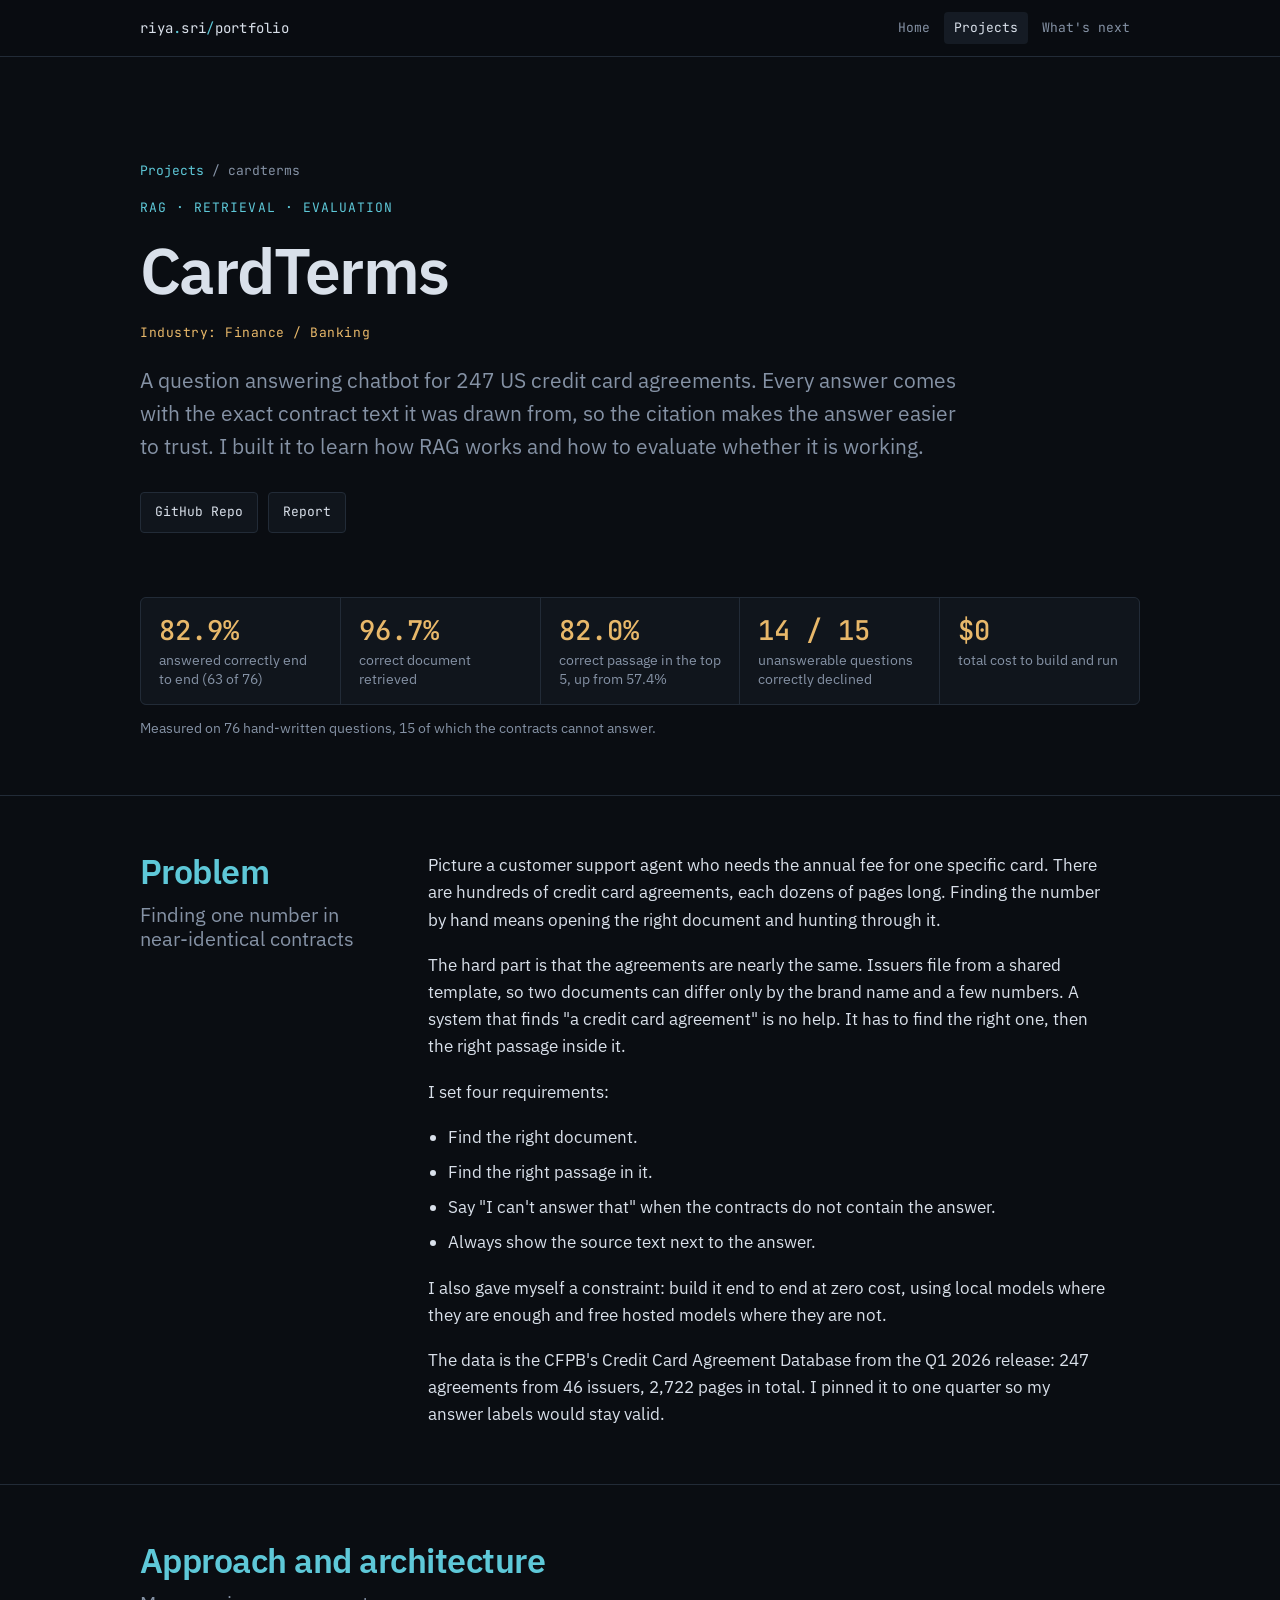
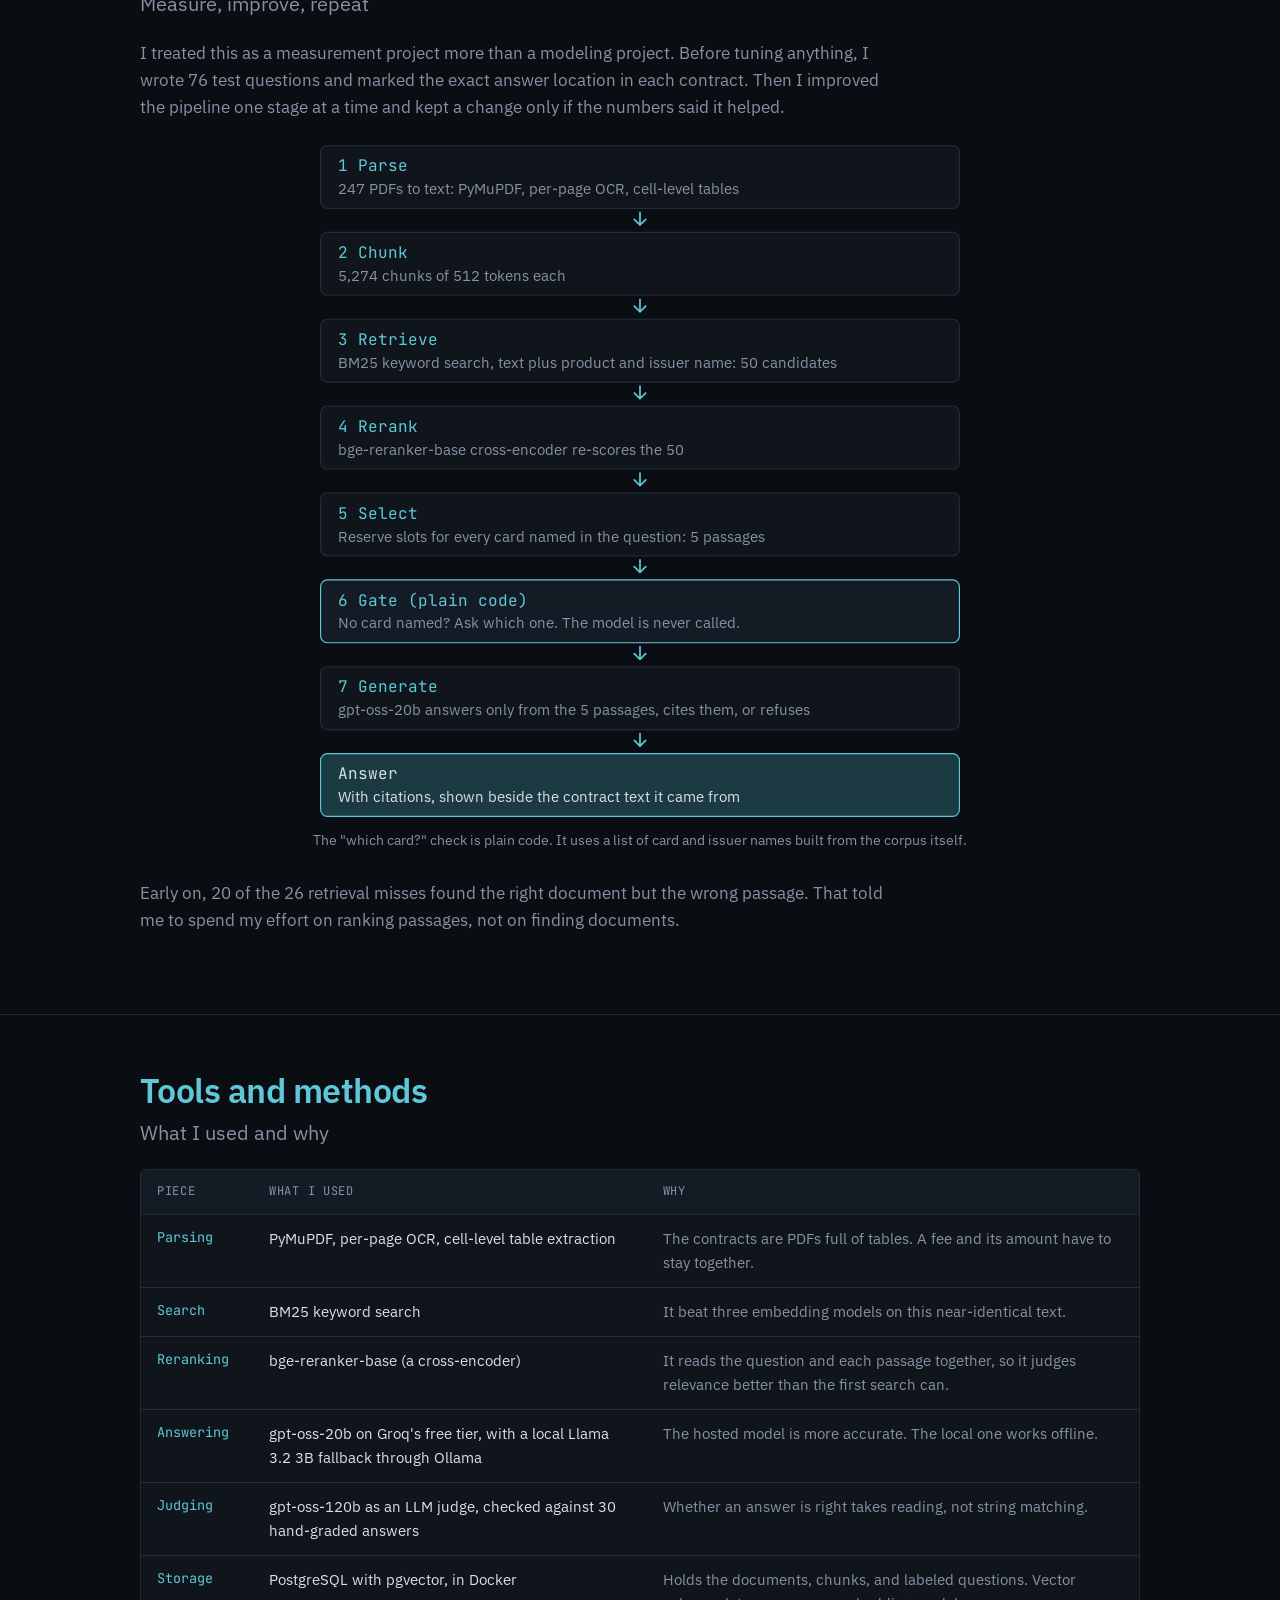
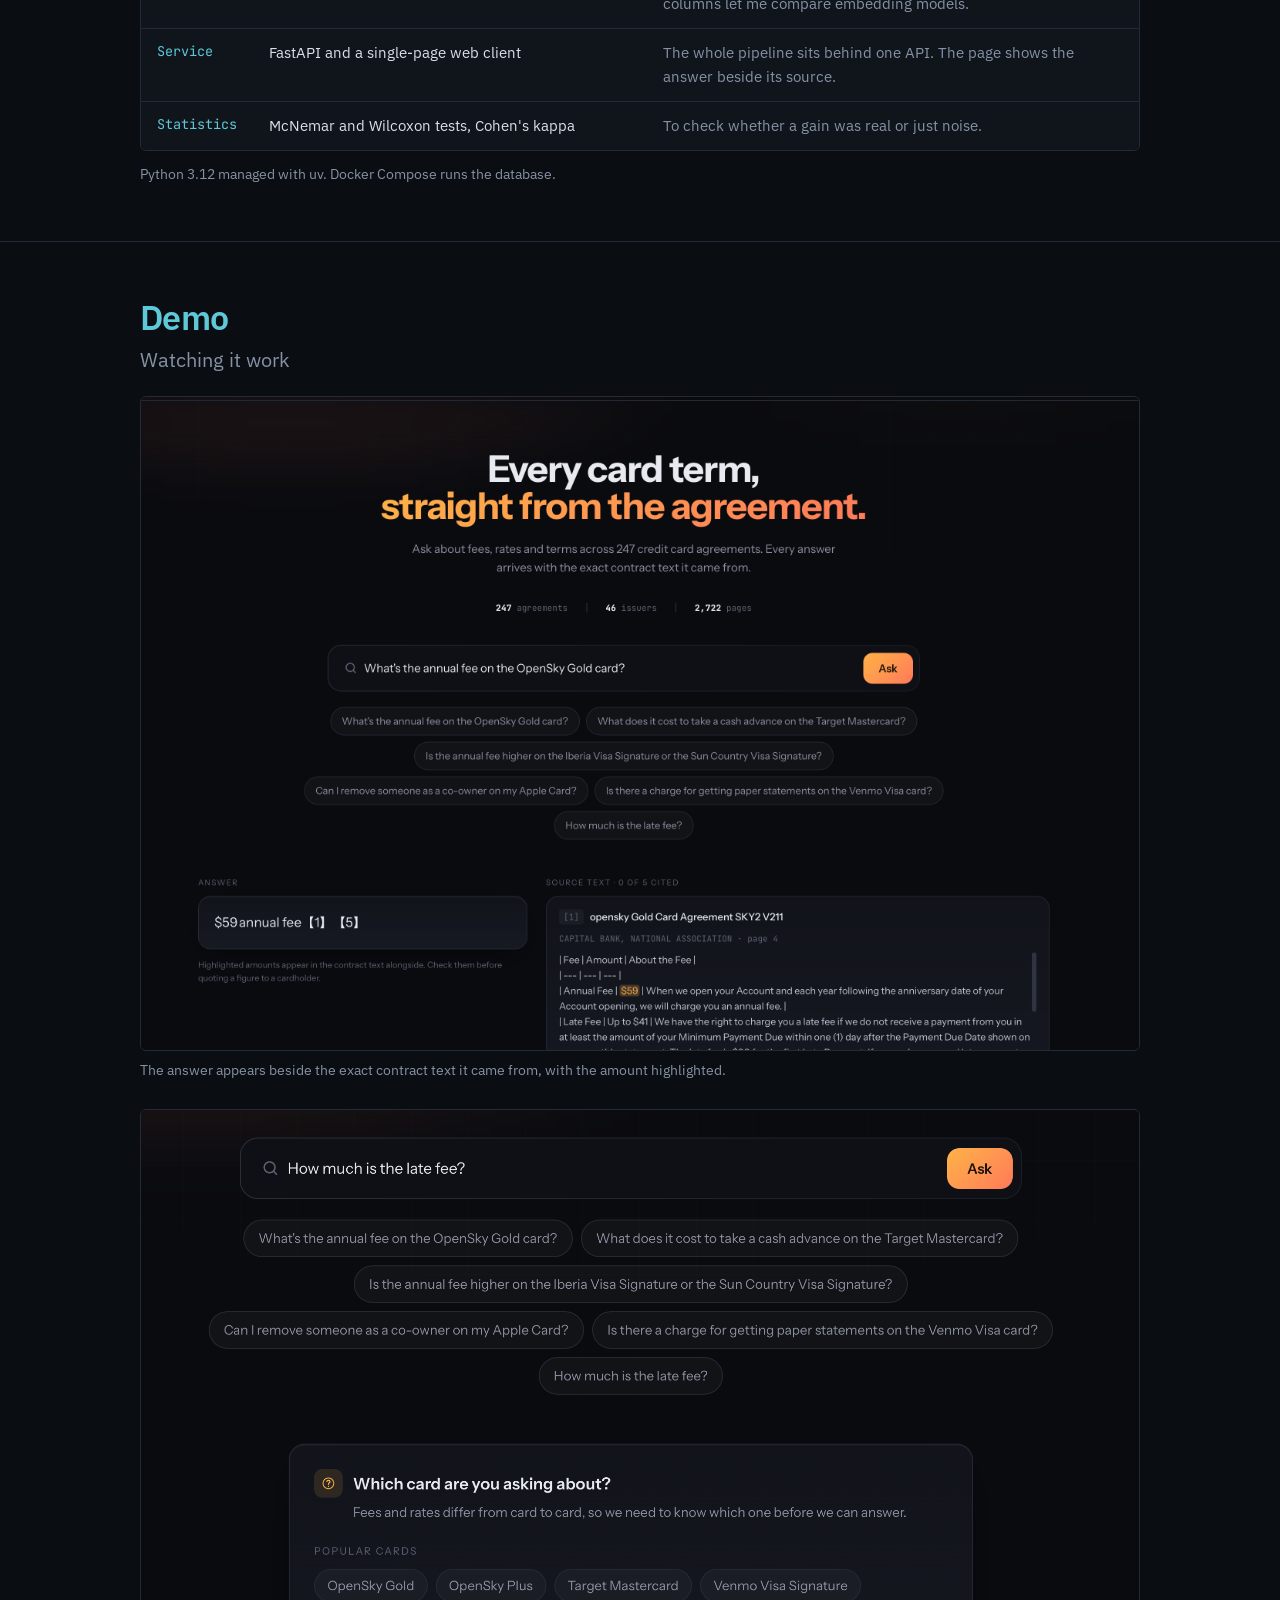
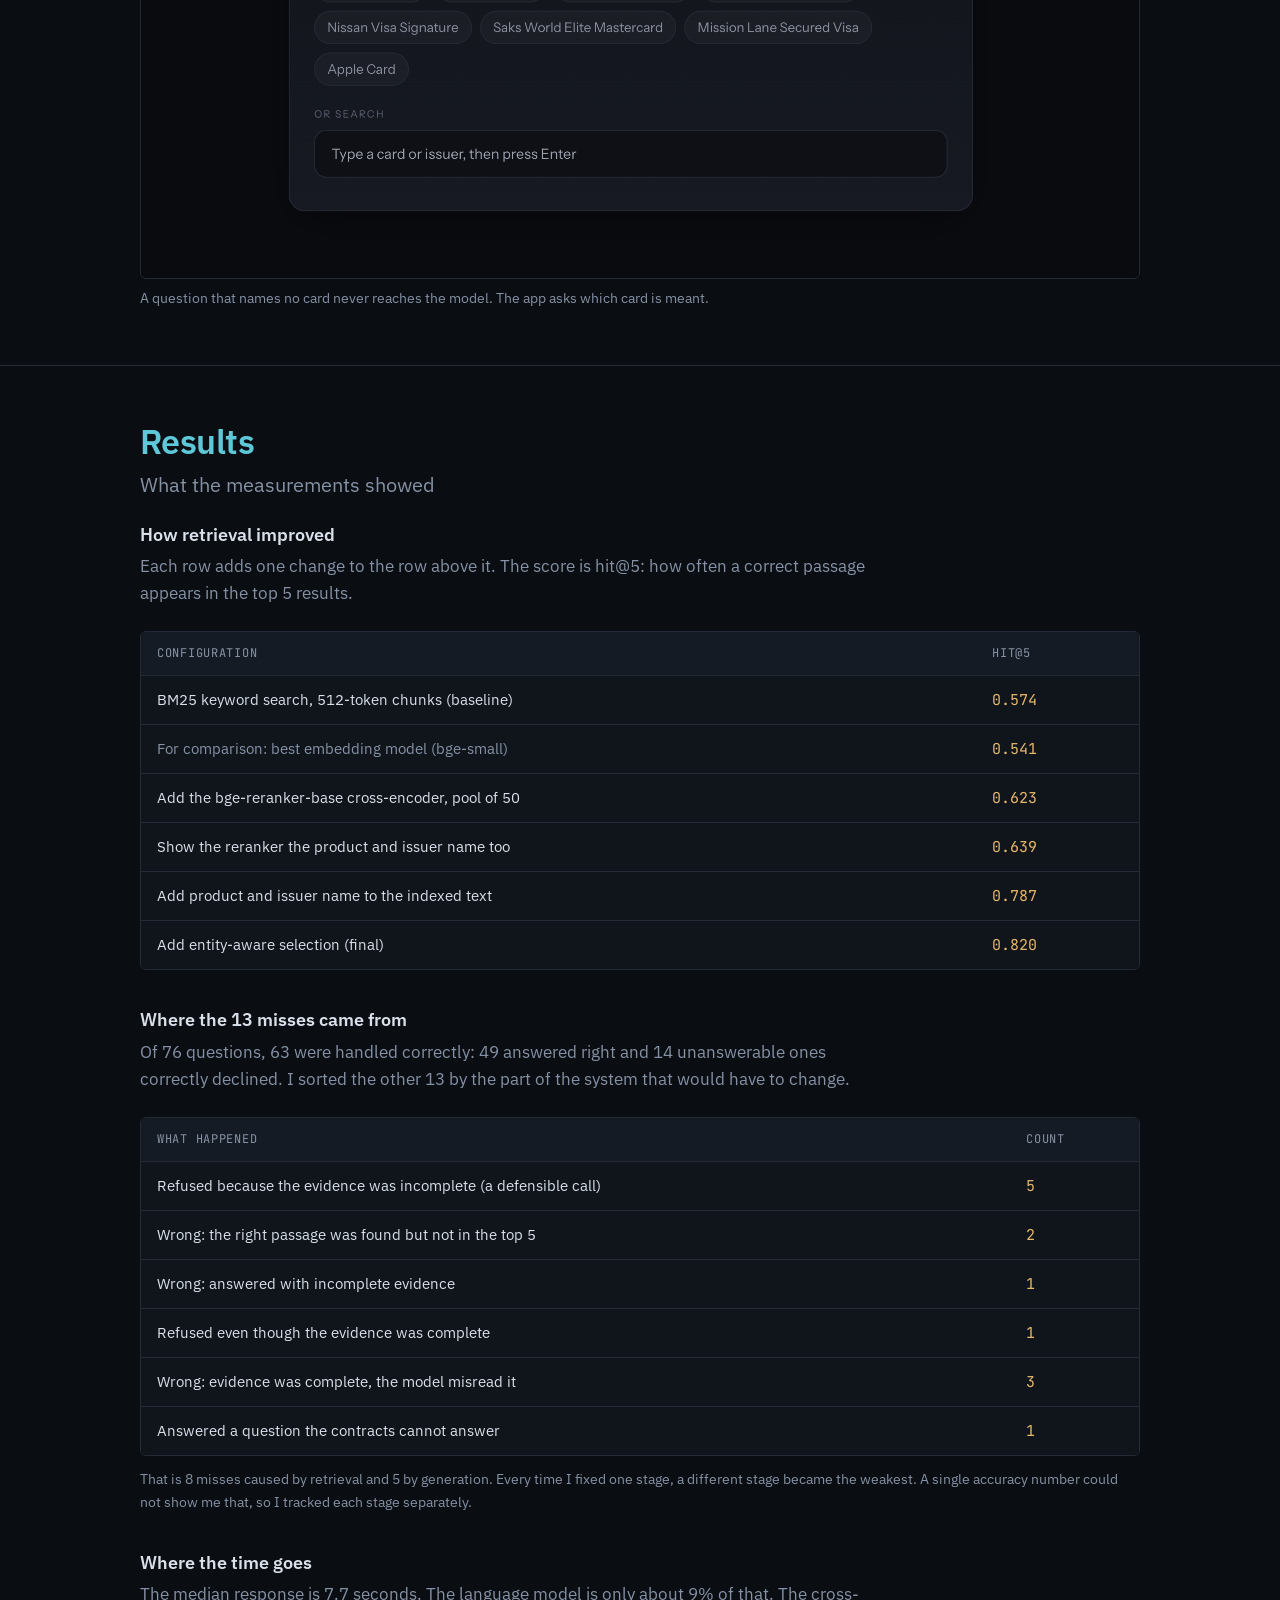
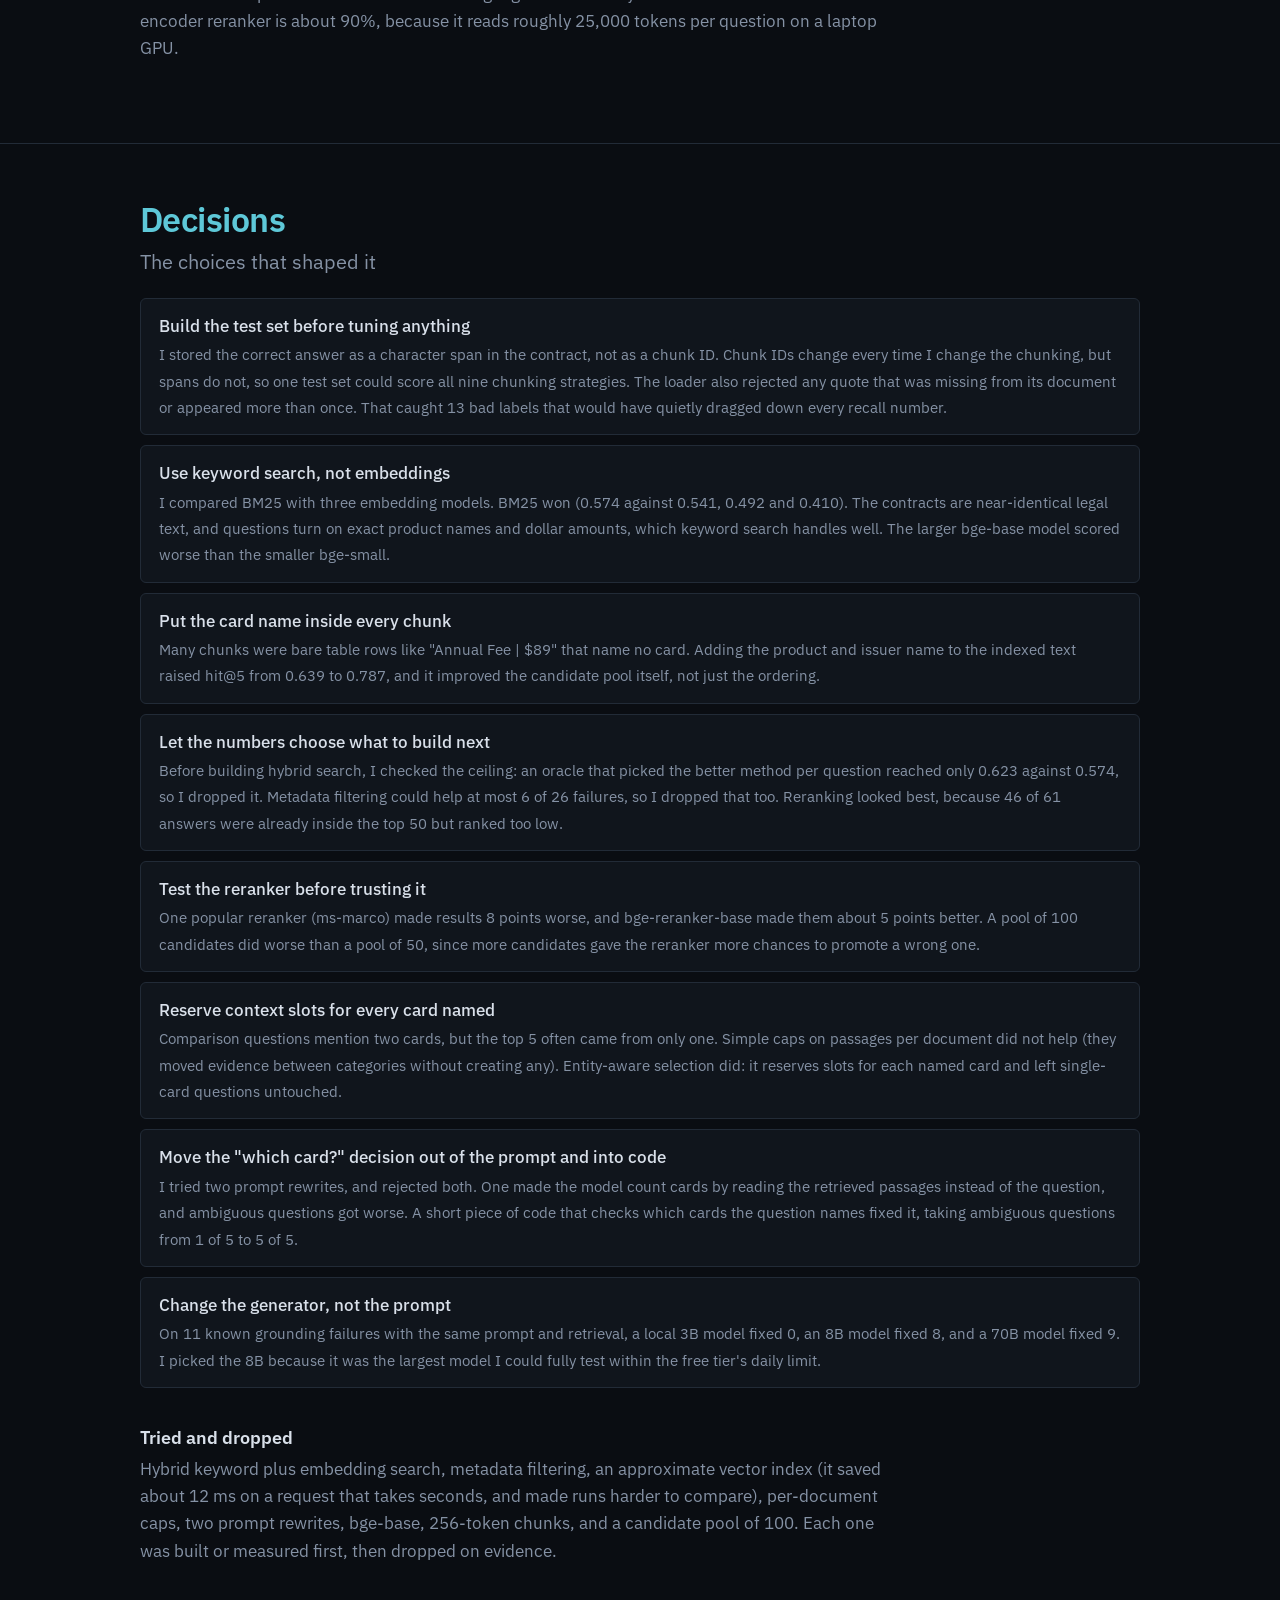
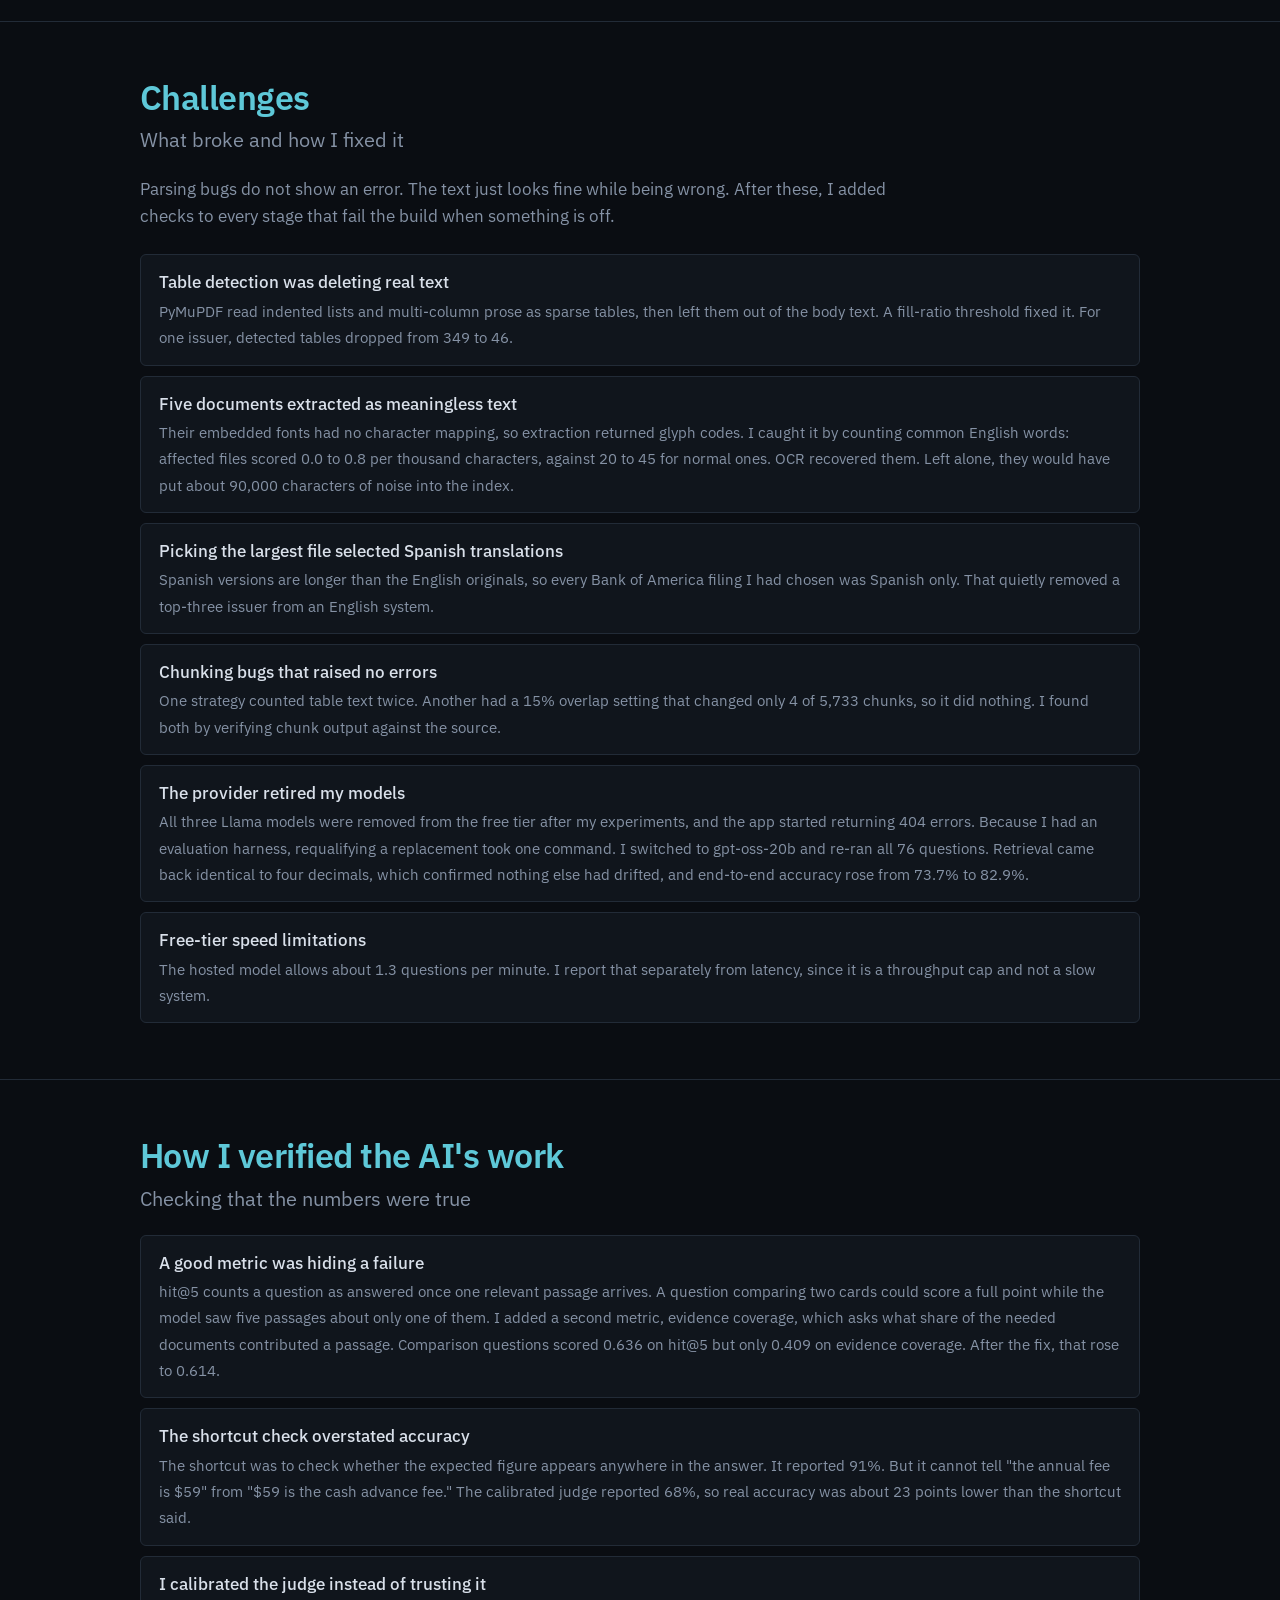
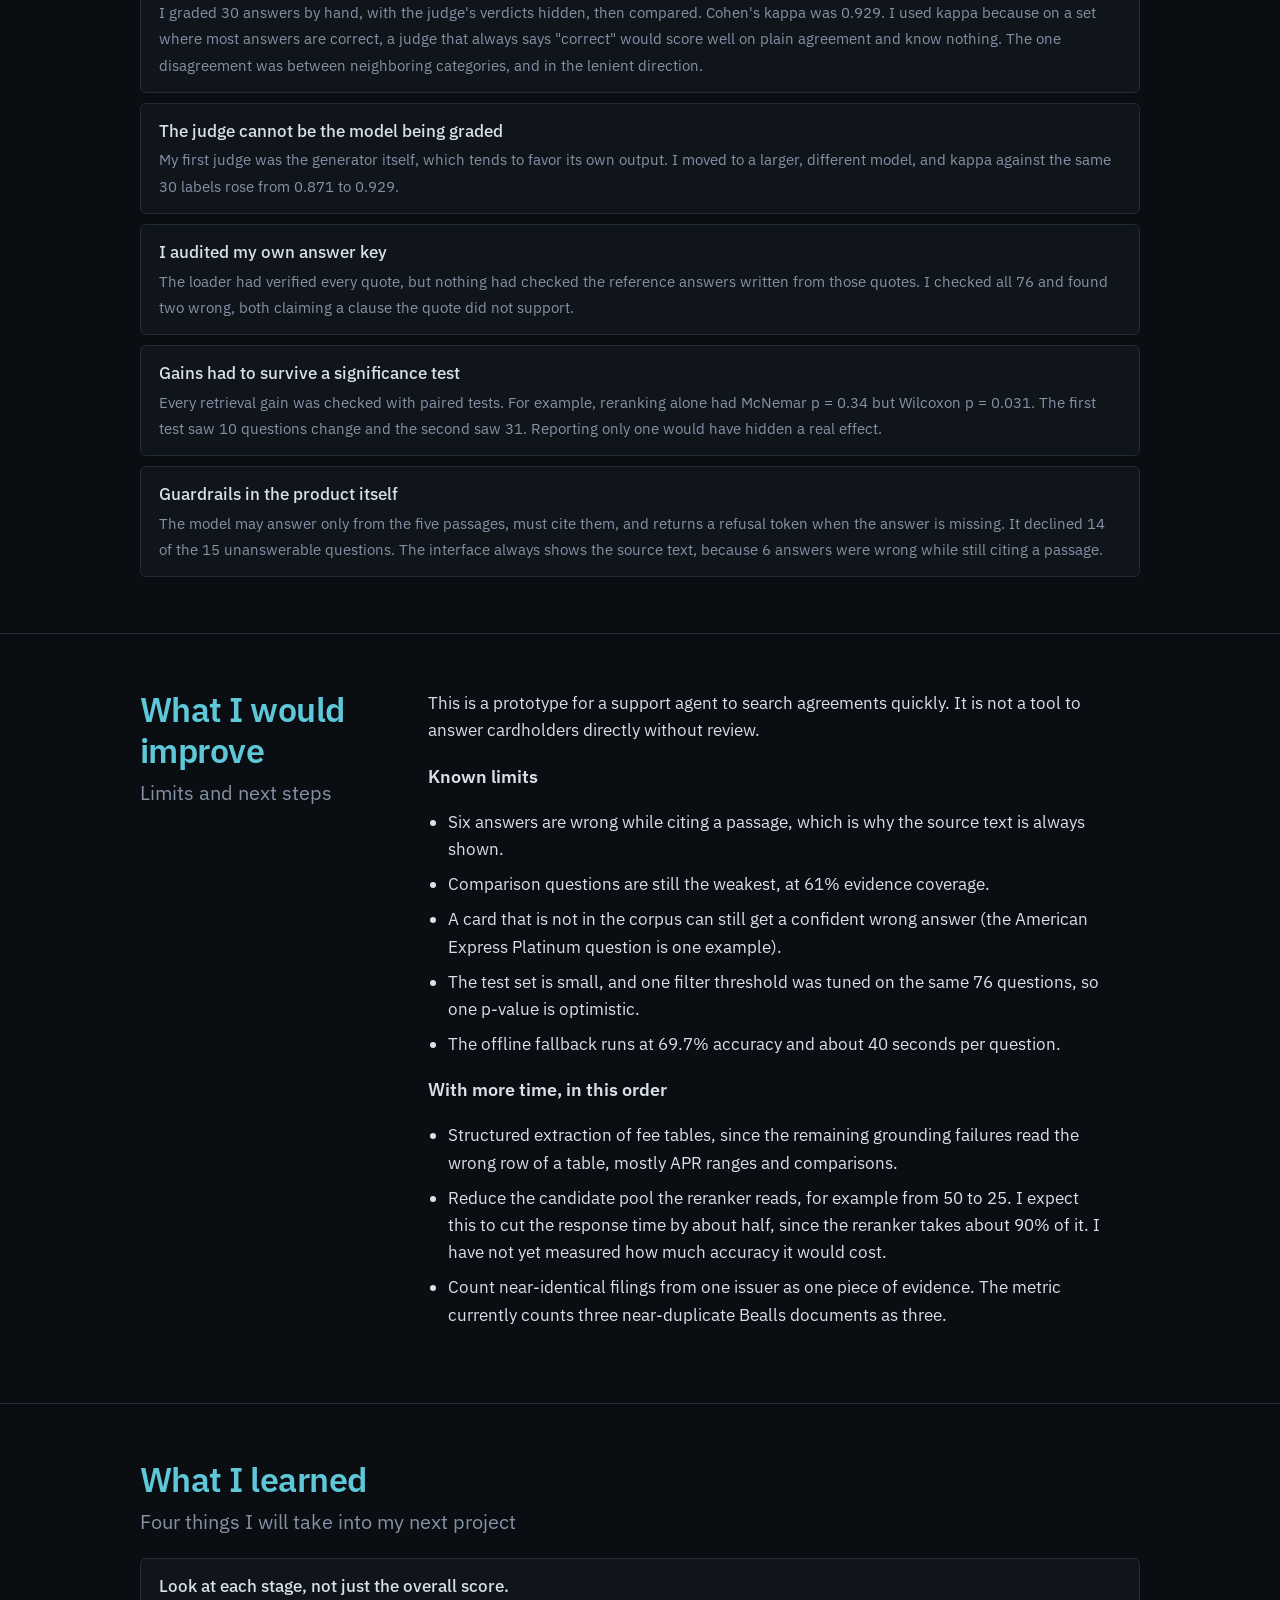
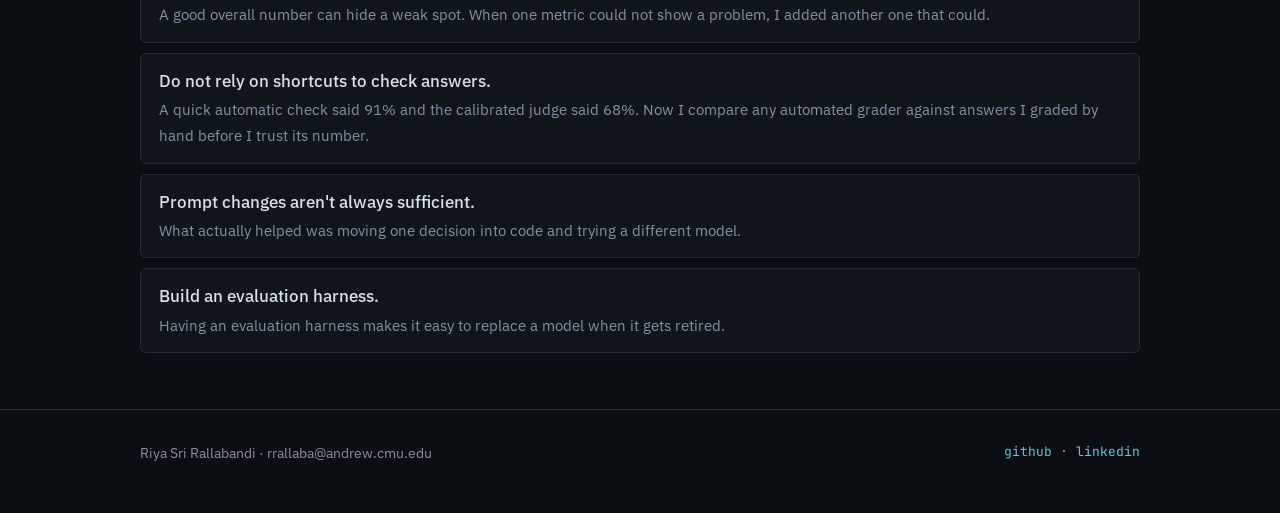
<file: projects/cardterms.html>
<!doctype html>
<html lang="en">
<head>
<meta charset="utf-8">
<meta name="viewport" content="width=device-width, initial-scale=1">
<title>CardTerms | Riya Sri Rallabandi</title>
<meta name="description" content="CardTerms: question answering over 247 credit card agreements, a RAG project built around an evaluation harness.">
<meta name="theme-color" content="#0a0d12">
<link rel="preconnect" href="https://fonts.googleapis.com">
<link rel="preconnect" href="https://fonts.gstatic.com" crossorigin>
<link rel="stylesheet" href="https://fonts.googleapis.com/css2?family=IBM+Plex+Sans:wght@400;500;600&family=JetBrains+Mono:wght@400;500&display=swap">
<link rel="stylesheet" href="../assets/style.css">
<!-- Small extra styles for this page only (results strip, tables, demo). Safe to move into style.css later. -->
<style>
  .stats { display: grid; grid-template-columns: repeat(auto-fit, minmax(150px, 1fr)); gap: 1px; background: var(--line); border: 1px solid var(--line); border-radius: 6px; overflow: hidden; }
  .stat { background: var(--surface); padding: 18px 18px 16px; min-width: 0; }
  .stat .num { display: block; font-family: var(--font-mono); font-size: 1.7rem; font-weight: 500; color: var(--signal); font-variant-numeric: tabular-nums; line-height: 1.1; }
  .stat .cap { display: block; margin-top: 6px; font-size: 13.5px; color: var(--muted); line-height: 1.35; }
  .note { margin: 12px 0 0; font-size: 14px; color: var(--muted); }
  .intro-p { margin: 0 0 24px; max-width: 44em; color: var(--muted); }
  .tbl { overflow-x: auto; border: 1px solid var(--line); border-radius: 6px; margin-top: 8px; }
  table { width: 100%; border-collapse: collapse; font-size: 15px; background: var(--surface); }
  th, td { text-align: left; padding: 12px 16px; border-top: 1px solid var(--line); vertical-align: top; }
  thead th { border-top: 0; font-family: var(--font-mono); font-size: 12px; font-weight: 400; letter-spacing: 0.06em; text-transform: uppercase; color: var(--muted); background: var(--surface-2); }
  td.k { font-family: var(--font-mono); font-size: 13.5px; color: var(--accent); white-space: nowrap; }
  td.n { font-family: var(--font-mono); font-variant-numeric: tabular-nums; color: var(--signal); white-space: nowrap; }
  td.d { color: var(--muted); }
  .sub { margin: 36px 0 4px; font-size: 1.1rem; font-weight: 600; }
  .prose ul { margin: 0 0 18px; padding-left: 1.2em; max-width: 40em; }
  .prose li { margin-bottom: 8px; }
  .media { position: relative; width: 100%; aspect-ratio: 16 / 9; background: var(--surface); border: 1px solid var(--line); border-radius: 6px; overflow: hidden; margin-bottom: 20px; }
  .media video { position: absolute; inset: 0; width: 100%; height: 100%; background: #000; object-fit: contain; }
  .media .media-note { position: absolute; inset: 0; display: grid; place-items: center; font-family: var(--font-mono); font-size: 13px; color: var(--muted); }
  [hidden] { display: none !important; }
  .shots { display: grid; grid-template-columns: minmax(0, 1fr); gap: 28px; }
  figure { margin: 0; min-width: 0; }
  figure img { display: block; width: 100%; height: auto; border: 1px solid var(--line); border-radius: 6px; }
  figcaption { margin-top: 8px; font-size: 14px; color: var(--muted); }
  .industry { margin: 0 0 20px; font-family: var(--font-mono); font-size: 13px; color: var(--signal); letter-spacing: 0.04em; }
  /* Section names are the headline, the line under them is a quieter subtitle */
  section .label { font-family: var(--font-body); font-size: clamp(1.6rem, 3.6vw, 2.1rem); font-weight: 600; letter-spacing: -0.015em; text-transform: none; color: var(--accent); line-height: 1.2; margin: 0 0 10px; }
  section h2 { font-size: clamp(1.05rem, 2vw, 1.25rem); font-weight: 400; color: var(--muted); letter-spacing: 0; margin-bottom: 24px; }
  .two-col h2 { margin-bottom: 0; }
  .outline li { line-height: 1.55; }
  .outline li b { margin-bottom: 2px; }
  @media (max-width: 760px) { .shots { grid-template-columns: 1fr; } }
</style>
</head>
<body>
<header class="bar">
  <div class="wrap">
    <a class="brand" href="../index.html">riya<span>.</span>sri<span>/</span>portfolio</a>
    <nav class="nav" aria-label="Main">
      <a href="../index.html">Home</a>
      <a href="../projects.html" aria-current="page">Projects</a>
      <a href="../whats-next.html">What's next</a>
    </nav>
  </div>
</header>
<main>

  <!-- ================= TITLE ================= -->
  <div class="wrap hero">
    <p class="crumb"><a href="../projects.html">Projects</a> / cardterms</p>
    <p class="eyebrow">RAG · Retrieval · Evaluation</p>
    <h1>CardTerms</h1>
    <p class="industry">Industry: Finance / Banking</p>
    <p class="lede">A question answering chatbot for 247 US credit card agreements. Every answer comes with the exact contract text it was drawn from, so the citation makes the answer easier to trust. I built it to learn how RAG works and how to evaluate whether it is working.</p>
    <div class="links">
      <a class="btn" href="https://github.com/RiyaSriRallabandi/cardterms-rag" target="_blank" rel="noopener">GitHub Repo</a>
      <a class="btn" href="https://github.com/RiyaSriRallabandi/cardterms-rag/blob/main/REPORT.md" target="_blank" rel="noopener">Report</a>
    </div>
  </div>

  <!-- ================= RESULTS AT A GLANCE ================= -->
  <section style="border-top:0; padding-top:0">
    <div class="wrap">
      <div class="stats">
        <div class="stat"><span class="num">82.9%</span><span class="cap">answered correctly end to end (63 of 76)</span></div>
        <div class="stat"><span class="num">96.7%</span><span class="cap">correct document retrieved</span></div>
        <div class="stat"><span class="num">82.0%</span><span class="cap">correct passage in the top 5, up from 57.4%</span></div>
        <div class="stat"><span class="num">14 / 15</span><span class="cap">unanswerable questions correctly declined</span></div>
        <div class="stat"><span class="num">$0</span><span class="cap">total cost to build and run</span></div>
      </div>
      <p class="note">Measured on 76 hand-written questions, 15 of which the contracts cannot answer.</p>
    </div>
  </section>

  <!-- ================= PROBLEM ================= -->
  <section>
    <div class="wrap two-col">
      <div>
        <p class="label">Problem</p>
        <h2>Finding one number in near-identical contracts</h2>
      </div>
      <div class="prose">
        <p>Picture a customer support agent who needs the annual fee for one specific card. There are hundreds of credit card agreements, each dozens of pages long. Finding the number by hand means opening the right document and hunting through it.</p>
        <p>The hard part is that the agreements are nearly the same. Issuers file from a shared template, so two documents can differ only by the brand name and a few numbers. A system that finds "a credit card agreement" is no help. It has to find the right one, then the right passage inside it.</p>
        <p>I set four requirements:</p>
        <ul>
          <li>Find the right document.</li>
          <li>Find the right passage in it.</li>
          <li>Say "I can't answer that" when the contracts do not contain the answer.</li>
          <li>Always show the source text next to the answer.</li>
        </ul>
        <p>I also gave myself a constraint: build it end to end at zero cost, using local models where they are enough and free hosted models where they are not.</p>
        <p>The data is the CFPB's Credit Card Agreement Database from the Q1 2026 release: 247 agreements from 46 issuers, 2,722 pages in total. I pinned it to one quarter so my answer labels would stay valid.</p>
      </div>
    </div>
  </section>

  <!-- ================= APPROACH AND ARCHITECTURE ================= -->
  <section>
    <div class="wrap">
      <p class="label">Approach and architecture</p>
      <h2>Measure, improve, repeat</h2>
      <p class="intro-p">I treated this as a measurement project more than a modeling project. Before tuning anything, I wrote 76 test questions and marked the exact answer location in each contract. Then I improved the pipeline one stage at a time and kept a change only if the numbers said it helped.</p>
      <svg viewBox="0 0 560 588" role="img" aria-label="Seven-stage pipeline from PDF parsing to a cited answer" xmlns="http://www.w3.org/2000/svg" style="width:100%;height:auto;max-width:640px;display:block;margin:0 auto">
<rect x="0.5" y="0.5" width="559" height="55" rx="6" fill="#10151c" stroke="#222b37"/>
<text x="16" y="23" fill="#5ec8d8" font-family="JetBrains Mono, monospace" font-size="14">1  Parse</text>
<text x="16" y="43" fill="#8592a5" font-family="IBM Plex Sans, sans-serif" font-size="13.5">247 PDFs to text: PyMuPDF, per-page OCR, cell-level tables</text>
<path d="M280.0 59 v11 m-5 -5 l5 5 l5 -5" fill="none" stroke="#5ec8d8" stroke-width="1.5" stroke-linecap="round" stroke-linejoin="round"/>
<rect x="0.5" y="76.5" width="559" height="55" rx="6" fill="#10151c" stroke="#222b37"/>
<text x="16" y="99" fill="#5ec8d8" font-family="JetBrains Mono, monospace" font-size="14">2  Chunk</text>
<text x="16" y="119" fill="#8592a5" font-family="IBM Plex Sans, sans-serif" font-size="13.5">5,274 chunks of 512 tokens each</text>
<path d="M280.0 135 v11 m-5 -5 l5 5 l5 -5" fill="none" stroke="#5ec8d8" stroke-width="1.5" stroke-linecap="round" stroke-linejoin="round"/>
<rect x="0.5" y="152.5" width="559" height="55" rx="6" fill="#10151c" stroke="#222b37"/>
<text x="16" y="175" fill="#5ec8d8" font-family="JetBrains Mono, monospace" font-size="14">3  Retrieve</text>
<text x="16" y="195" fill="#8592a5" font-family="IBM Plex Sans, sans-serif" font-size="13.5">BM25 keyword search, text plus product and issuer name: 50 candidates</text>
<path d="M280.0 211 v11 m-5 -5 l5 5 l5 -5" fill="none" stroke="#5ec8d8" stroke-width="1.5" stroke-linecap="round" stroke-linejoin="round"/>
<rect x="0.5" y="228.5" width="559" height="55" rx="6" fill="#10151c" stroke="#222b37"/>
<text x="16" y="251" fill="#5ec8d8" font-family="JetBrains Mono, monospace" font-size="14">4  Rerank</text>
<text x="16" y="271" fill="#8592a5" font-family="IBM Plex Sans, sans-serif" font-size="13.5">bge-reranker-base cross-encoder re-scores the 50</text>
<path d="M280.0 287 v11 m-5 -5 l5 5 l5 -5" fill="none" stroke="#5ec8d8" stroke-width="1.5" stroke-linecap="round" stroke-linejoin="round"/>
<rect x="0.5" y="304.5" width="559" height="55" rx="6" fill="#10151c" stroke="#222b37"/>
<text x="16" y="327" fill="#5ec8d8" font-family="JetBrains Mono, monospace" font-size="14">5  Select</text>
<text x="16" y="347" fill="#8592a5" font-family="IBM Plex Sans, sans-serif" font-size="13.5">Reserve slots for every card named in the question: 5 passages</text>
<path d="M280.0 363 v11 m-5 -5 l5 5 l5 -5" fill="none" stroke="#5ec8d8" stroke-width="1.5" stroke-linecap="round" stroke-linejoin="round"/>
<rect x="0.5" y="380.5" width="559" height="55" rx="6" fill="#151b24" stroke="#5ec8d8"/>
<text x="16" y="403" fill="#5ec8d8" font-family="JetBrains Mono, monospace" font-size="14">6  Gate (plain code)</text>
<text x="16" y="423" fill="#8592a5" font-family="IBM Plex Sans, sans-serif" font-size="13.5">No card named? Ask which one. The model is never called.</text>
<path d="M280.0 439 v11 m-5 -5 l5 5 l5 -5" fill="none" stroke="#5ec8d8" stroke-width="1.5" stroke-linecap="round" stroke-linejoin="round"/>
<rect x="0.5" y="456.5" width="559" height="55" rx="6" fill="#10151c" stroke="#222b37"/>
<text x="16" y="479" fill="#5ec8d8" font-family="JetBrains Mono, monospace" font-size="14">7  Generate</text>
<text x="16" y="499" fill="#8592a5" font-family="IBM Plex Sans, sans-serif" font-size="13.5">gpt-oss-20b answers only from the 5 passages, cites them, or refuses</text>
<path d="M280.0 515 v11 m-5 -5 l5 5 l5 -5" fill="none" stroke="#5ec8d8" stroke-width="1.5" stroke-linecap="round" stroke-linejoin="round"/>
<rect x="0.5" y="532.5" width="559" height="55" rx="6" fill="#1b3a42" stroke="#5ec8d8"/>
<text x="16" y="555" fill="#d9e0ea" font-family="JetBrains Mono, monospace" font-size="14">Answer</text>
<text x="16" y="575" fill="#d9e0ea" font-family="IBM Plex Sans, sans-serif" font-size="13.5">With citations, shown beside the contract text it came from</text>
</svg>
      <p class="note" style="text-align:center">The "which card?" check is plain code. It uses a list of card and issuer names built from the corpus itself.</p>
      <p class="intro-p" style="margin-top:28px">Early on, 20 of the 26 retrieval misses found the right document but the wrong passage. That told me to spend my effort on ranking passages, not on finding documents.</p>
    </div>
  </section>

  <!-- ================= TOOLS AND METHODS ================= -->
  <section>
    <div class="wrap">
      <p class="label">Tools and methods</p>
      <h2>What I used and why</h2>
      <div class="tbl">
        <table>
          <thead><tr><th>Piece</th><th>What I used</th><th>Why</th></tr></thead>
          <tbody>
            <tr><td class="k">Parsing</td><td>PyMuPDF, per-page OCR, cell-level table extraction</td><td class="d">The contracts are PDFs full of tables. A fee and its amount have to stay together.</td></tr>
            <tr><td class="k">Search</td><td>BM25 keyword search</td><td class="d">It beat three embedding models on this near-identical text.</td></tr>
            <tr><td class="k">Reranking</td><td>bge-reranker-base (a cross-encoder)</td><td class="d">It reads the question and each passage together, so it judges relevance better than the first search can.</td></tr>
            <tr><td class="k">Answering</td><td>gpt-oss-20b on Groq's free tier, with a local Llama 3.2 3B fallback through Ollama</td><td class="d">The hosted model is more accurate. The local one works offline.</td></tr>
            <tr><td class="k">Judging</td><td>gpt-oss-120b as an LLM judge, checked against 30 hand-graded answers</td><td class="d">Whether an answer is right takes reading, not string matching.</td></tr>
            <tr><td class="k">Storage</td><td>PostgreSQL with pgvector, in Docker</td><td class="d">Holds the documents, chunks, and labeled questions. Vector columns let me compare embedding models.</td></tr>
            <tr><td class="k">Service</td><td>FastAPI and a single-page web client</td><td class="d">The whole pipeline sits behind one API. The page shows the answer beside its source.</td></tr>
            <tr><td class="k">Statistics</td><td>McNemar and Wilcoxon tests, Cohen's kappa</td><td class="d">To check whether a gain was real or just noise.</td></tr>
          </tbody>
        </table>
      </div>
      <p class="note">Python 3.12 managed with uv. Docker Compose runs the database.</p>
    </div>
  </section>

  <!-- ================= DEMO ================= -->
  <section>
    <div class="wrap">
      <p class="label">Demo</p>
      <h2>Watching it work</h2>
      <div class="shots">
        <figure>
          <img src="../assets/img/cardterms/answer.png" alt="CardTerms answering the annual fee question for the OpenSky Gold card, with the source passage and the $59 amount highlighted" loading="lazy">
          <figcaption>The answer appears beside the exact contract text it came from, with the amount highlighted.</figcaption>
        </figure>
        <figure>
          <img src="../assets/img/cardterms/clarify.png" alt="CardTerms asking which card is meant when the question names none" loading="lazy">
          <figcaption>A question that names no card never reaches the model. The app asks which card is meant.</figcaption>
        </figure>
      </div>
    </div>
  </section>

  <!-- ================= RESULTS ================= -->
  <section>
    <div class="wrap">
      <p class="label">Results</p>
      <h2>What the measurements showed</h2>

      <p class="sub" style="margin-top:0">How retrieval improved</p>
      <p class="intro-p">Each row adds one change to the row above it. The score is hit@5: how often a correct passage appears in the top 5 results.</p>
      <div class="tbl">
        <table>
          <thead><tr><th>Configuration</th><th>hit@5</th></tr></thead>
          <tbody>
            <tr><td>BM25 keyword search, 512-token chunks (baseline)</td><td class="n">0.574</td></tr>
            <tr><td class="d">For comparison: best embedding model (bge-small)</td><td class="n">0.541</td></tr>
            <tr><td>Add the bge-reranker-base cross-encoder, pool of 50</td><td class="n">0.623</td></tr>
            <tr><td>Show the reranker the product and issuer name too</td><td class="n">0.639</td></tr>
            <tr><td>Add product and issuer name to the indexed text</td><td class="n">0.787</td></tr>
            <tr><td>Add entity-aware selection (final)</td><td class="n">0.820</td></tr>
          </tbody>
        </table>
      </div>

      <p class="sub">Where the 13 misses came from</p>
      <p class="intro-p">Of 76 questions, 63 were handled correctly: 49 answered right and 14 unanswerable ones correctly declined. I sorted the other 13 by the part of the system that would have to change.</p>
      <div class="tbl">
        <table>
          <thead><tr><th>What happened</th><th>Count</th></tr></thead>
          <tbody>
            <tr><td>Refused because the evidence was incomplete (a defensible call)</td><td class="n">5</td></tr>
            <tr><td>Wrong: the right passage was found but not in the top 5</td><td class="n">2</td></tr>
            <tr><td>Wrong: answered with incomplete evidence</td><td class="n">1</td></tr>
            <tr><td>Refused even though the evidence was complete</td><td class="n">1</td></tr>
            <tr><td>Wrong: evidence was complete, the model misread it</td><td class="n">3</td></tr>
            <tr><td>Answered a question the contracts cannot answer</td><td class="n">1</td></tr>
          </tbody>
        </table>
      </div>
      <p class="note">That is 8 misses caused by retrieval and 5 by generation. Every time I fixed one stage, a different stage became the weakest. A single accuracy number could not show me that, so I tracked each stage separately.</p>

      <p class="sub">Where the time goes</p>
      <p class="intro-p">The median response is 7.7 seconds. The language model is only about 9% of that. The cross-encoder reranker is about 90%, because it reads roughly 25,000 tokens per question on a laptop GPU.</p>
    </div>
  </section>

  <!-- ================= DECISIONS ================= -->
  <section>
    <div class="wrap">
      <p class="label">Decisions</p>
      <h2>The choices that shaped it</h2>
      <ul class="outline">
        <li><b>Build the test set before tuning anything</b><span>I stored the correct answer as a character span in the contract, not as a chunk ID. Chunk IDs change every time I change the chunking, but spans do not, so one test set could score all nine chunking strategies. The loader also rejected any quote that was missing from its document or appeared more than once. That caught 13 bad labels that would have quietly dragged down every recall number.</span></li>
        <li><b>Use keyword search, not embeddings</b><span>I compared BM25 with three embedding models. BM25 won (0.574 against 0.541, 0.492 and 0.410). The contracts are near-identical legal text, and questions turn on exact product names and dollar amounts, which keyword search handles well. The larger bge-base model scored worse than the smaller bge-small.</span></li>
        <li><b>Put the card name inside every chunk</b><span>Many chunks were bare table rows like "Annual Fee | $89" that name no card. Adding the product and issuer name to the indexed text raised hit@5 from 0.639 to 0.787, and it improved the candidate pool itself, not just the ordering.</span></li>
        <li><b>Let the numbers choose what to build next</b><span>Before building hybrid search, I checked the ceiling: an oracle that picked the better method per question reached only 0.623 against 0.574, so I dropped it. Metadata filtering could help at most 6 of 26 failures, so I dropped that too. Reranking looked best, because 46 of 61 answers were already inside the top 50 but ranked too low.</span></li>
        <li><b>Test the reranker before trusting it</b><span>One popular reranker (ms-marco) made results 8 points worse, and bge-reranker-base made them about 5 points better. A pool of 100 candidates did worse than a pool of 50, since more candidates gave the reranker more chances to promote a wrong one.</span></li>
        <li><b>Reserve context slots for every card named</b><span>Comparison questions mention two cards, but the top 5 often came from only one. Simple caps on passages per document did not help (they moved evidence between categories without creating any). Entity-aware selection did: it reserves slots for each named card and left single-card questions untouched.</span></li>
        <li><b>Move the "which card?" decision out of the prompt and into code</b><span>I tried two prompt rewrites, and rejected both. One made the model count cards by reading the retrieved passages instead of the question, and ambiguous questions got worse. A short piece of code that checks which cards the question names fixed it, taking ambiguous questions from 1 of 5 to 5 of 5.</span></li>
        <li><b>Change the generator, not the prompt</b><span>On 11 known grounding failures with the same prompt and retrieval, a local 3B model fixed 0, an 8B model fixed 8, and a 70B model fixed 9. I picked the 8B because it was the largest model I could fully test within the free tier's daily limit.</span></li>
      </ul>
      <p class="sub">Tried and dropped</p>
      <p class="intro-p" style="margin-bottom:0">Hybrid keyword plus embedding search, metadata filtering, an approximate vector index (it saved about 12 ms on a request that takes seconds, and made runs harder to compare), per-document caps, two prompt rewrites, bge-base, 256-token chunks, and a candidate pool of 100. Each one was built or measured first, then dropped on evidence.</p>
    </div>
  </section>

  <!-- ================= CHALLENGES ================= -->
  <section>
    <div class="wrap">
      <p class="label">Challenges</p>
      <h2>What broke and how I fixed it</h2>
      <p class="intro-p">Parsing bugs do not show an error. The text just looks fine while being wrong. After these, I added checks to every stage that fail the build when something is off.</p>
      <ul class="outline">
        <li><b>Table detection was deleting real text</b><span>PyMuPDF read indented lists and multi-column prose as sparse tables, then left them out of the body text. A fill-ratio threshold fixed it. For one issuer, detected tables dropped from 349 to 46.</span></li>
        <li><b>Five documents extracted as meaningless text</b><span>Their embedded fonts had no character mapping, so extraction returned glyph codes. I caught it by counting common English words: affected files scored 0.0 to 0.8 per thousand characters, against 20 to 45 for normal ones. OCR recovered them. Left alone, they would have put about 90,000 characters of noise into the index.</span></li>
        <li><b>Picking the largest file selected Spanish translations</b><span>Spanish versions are longer than the English originals, so every Bank of America filing I had chosen was Spanish only. That quietly removed a top-three issuer from an English system.</span></li>
        <li><b>Chunking bugs that raised no errors</b><span>One strategy counted table text twice. Another had a 15% overlap setting that changed only 4 of 5,733 chunks, so it did nothing. I found both by verifying chunk output against the source.</span></li>
        <li><b>The provider retired my models</b><span>All three Llama models were removed from the free tier after my experiments, and the app started returning 404 errors. Because I had an evaluation harness, requalifying a replacement took one command. I switched to gpt-oss-20b and re-ran all 76 questions. Retrieval came back identical to four decimals, which confirmed nothing else had drifted, and end-to-end accuracy rose from 73.7% to 82.9%.</span></li>
        <li><b>Free-tier speed limitations</b><span>The hosted model allows about 1.3 questions per minute. I report that separately from latency, since it is a throughput cap and not a slow system.</span></li>
      </ul>
    </div>
  </section>

  <!-- ================= HOW I VERIFIED THE AI'S WORK ================= -->
  <section>
    <div class="wrap">
      <p class="label">How I verified the AI's work</p>
      <h2>Checking that the numbers were true</h2>
      <ul class="outline">
        <li><b>A good metric was hiding a failure</b><span>hit@5 counts a question as answered once one relevant passage arrives. A question comparing two cards could score a full point while the model saw five passages about only one of them. I added a second metric, evidence coverage, which asks what share of the needed documents contributed a passage. Comparison questions scored 0.636 on hit@5 but only 0.409 on evidence coverage. After the fix, that rose to 0.614.</span></li>
        <li><b>The shortcut check overstated accuracy</b><span>The shortcut was to check whether the expected figure appears anywhere in the answer. It reported 91%. But it cannot tell "the annual fee is $59" from "$59 is the cash advance fee." The calibrated judge reported 68%, so real accuracy was about 23 points lower than the shortcut said.</span></li>
        <li><b>I calibrated the judge instead of trusting it</b><span>I graded 30 answers by hand, with the judge's verdicts hidden, then compared. Cohen's kappa was 0.929. I used kappa because on a set where most answers are correct, a judge that always says "correct" would score well on plain agreement and know nothing. The one disagreement was between neighboring categories, and in the lenient direction.</span></li>
        <li><b>The judge cannot be the model being graded</b><span>My first judge was the generator itself, which tends to favor its own output. I moved to a larger, different model, and kappa against the same 30 labels rose from 0.871 to 0.929.</span></li>
        <li><b>I audited my own answer key</b><span>The loader had verified every quote, but nothing had checked the reference answers written from those quotes. I checked all 76 and found two wrong, both claiming a clause the quote did not support.</span></li>
        <li><b>Gains had to survive a significance test</b><span>Every retrieval gain was checked with paired tests. For example, reranking alone had McNemar p = 0.34 but Wilcoxon p = 0.031. The first test saw 10 questions change and the second saw 31. Reporting only one would have hidden a real effect.</span></li>
        <li><b>Guardrails in the product itself</b><span>The model may answer only from the five passages, must cite them, and returns a refusal token when the answer is missing. It declined 14 of the 15 unanswerable questions. The interface always shows the source text, because 6 answers were wrong while still citing a passage.</span></li>
      </ul>
    </div>
  </section>

  <!-- ================= WHAT I WOULD IMPROVE ================= -->
  <section>
    <div class="wrap two-col">
      <div>
        <p class="label">What I would improve</p>
        <h2>Limits and next steps</h2>
      </div>
      <div class="prose">
        <p>This is a prototype for a support agent to search agreements quickly. It is not a tool to answer cardholders directly without review.</p>
        <p class="sub" style="margin-top:0">Known limits</p>
        <ul>
          <li>Six answers are wrong while citing a passage, which is why the source text is always shown.</li>
          <li>Comparison questions are still the weakest, at 61% evidence coverage.</li>
          <li>A card that is not in the corpus can still get a confident wrong answer (the American Express Platinum question is one example).</li>
          <li>The test set is small, and one filter threshold was tuned on the same 76 questions, so one p-value is optimistic.</li>
          <li>The offline fallback runs at 69.7% accuracy and about 40 seconds per question.</li>
        </ul>
        <p class="sub">With more time, in this order</p>
        <ul>
          <li>Structured extraction of fee tables, since the remaining grounding failures read the wrong row of a table, mostly APR ranges and comparisons.</li>
          <li>Reduce the candidate pool the reranker reads, for example from 50 to 25. I expect this to cut the response time by about half, since the reranker takes about 90% of it. I have not yet measured how much accuracy it would cost.</li>
          <li>Count near-identical filings from one issuer as one piece of evidence. The metric currently counts three near-duplicate Bealls documents as three.</li>
        </ul>
      </div>
    </div>
  </section>

  <!-- ================= WHAT I LEARNED ================= -->
  <section>
    <div class="wrap">
      <p class="label">What I learned</p>
      <h2>Four things I will take into my next project</h2>
      <ul class="outline">
        <li><b>Look at each stage, not just the overall score.</b><span>A good overall number can hide a weak spot. When one metric could not show a problem, I added another one that could.</span></li>
        <li><b>Do not rely on shortcuts to check answers.</b><span>A quick automatic check said 91% and the calibrated judge said 68%. Now I compare any automated grader against answers I graded by hand before I trust its number.</span></li>
        <li><b>Prompt changes aren't always sufficient.</b><span>What actually helped was moving one decision into code and trying a different model.</span></li>
        <li><b>Build an evaluation harness.</b><span>Having an evaluation harness makes it easy to replace a model when it gets retired.</span></li>
      </ul>
    </div>
  </section>

</main>
<footer>
  <div class="wrap">
    <span>Riya Sri Rallabandi · rrallaba@andrew.cmu.edu</span>
    <span class="mono"><a href="https://github.com/RiyaSriRallabandi" target="_blank" rel="noopener">github</a> · <a href="https://www.linkedin.com/in/riya-sri-rallabandi" target="_blank" rel="noopener">linkedin</a></span>
  </div>
</footer>
</body>
</html>
</file>
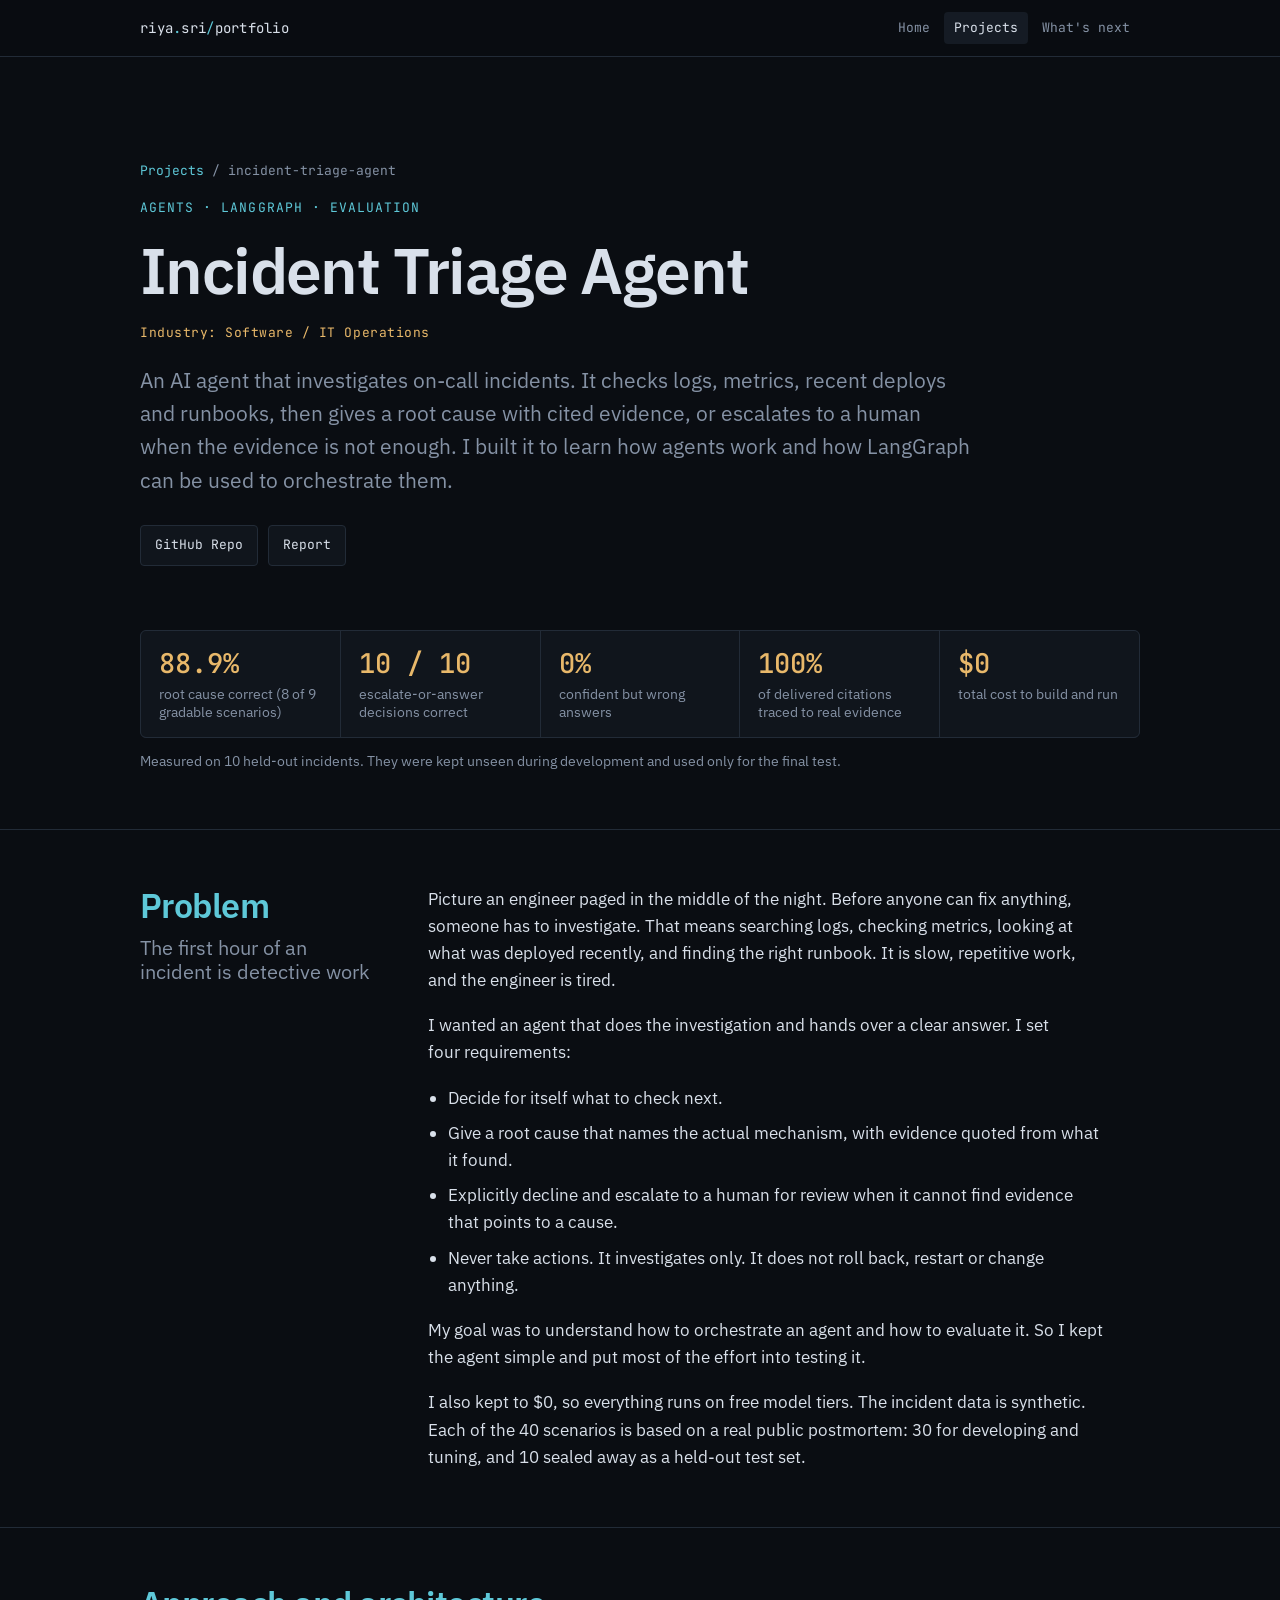
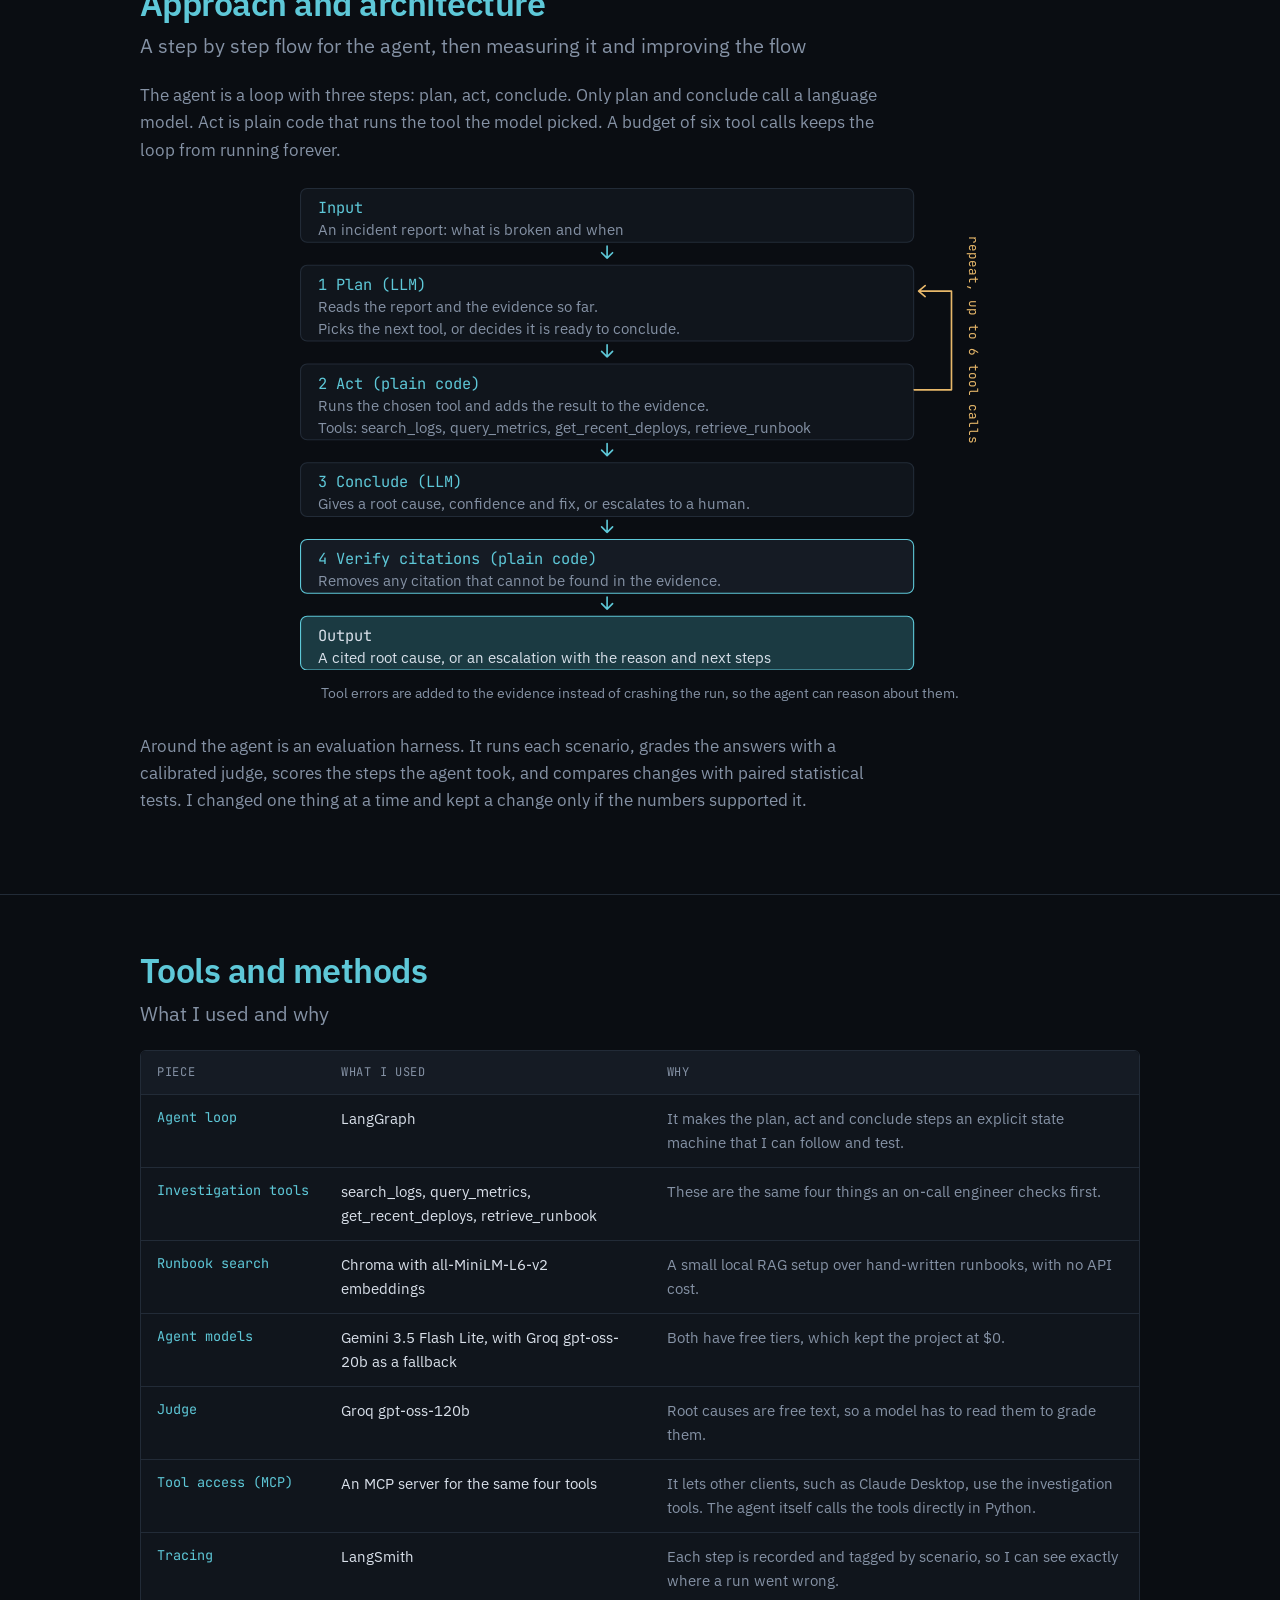
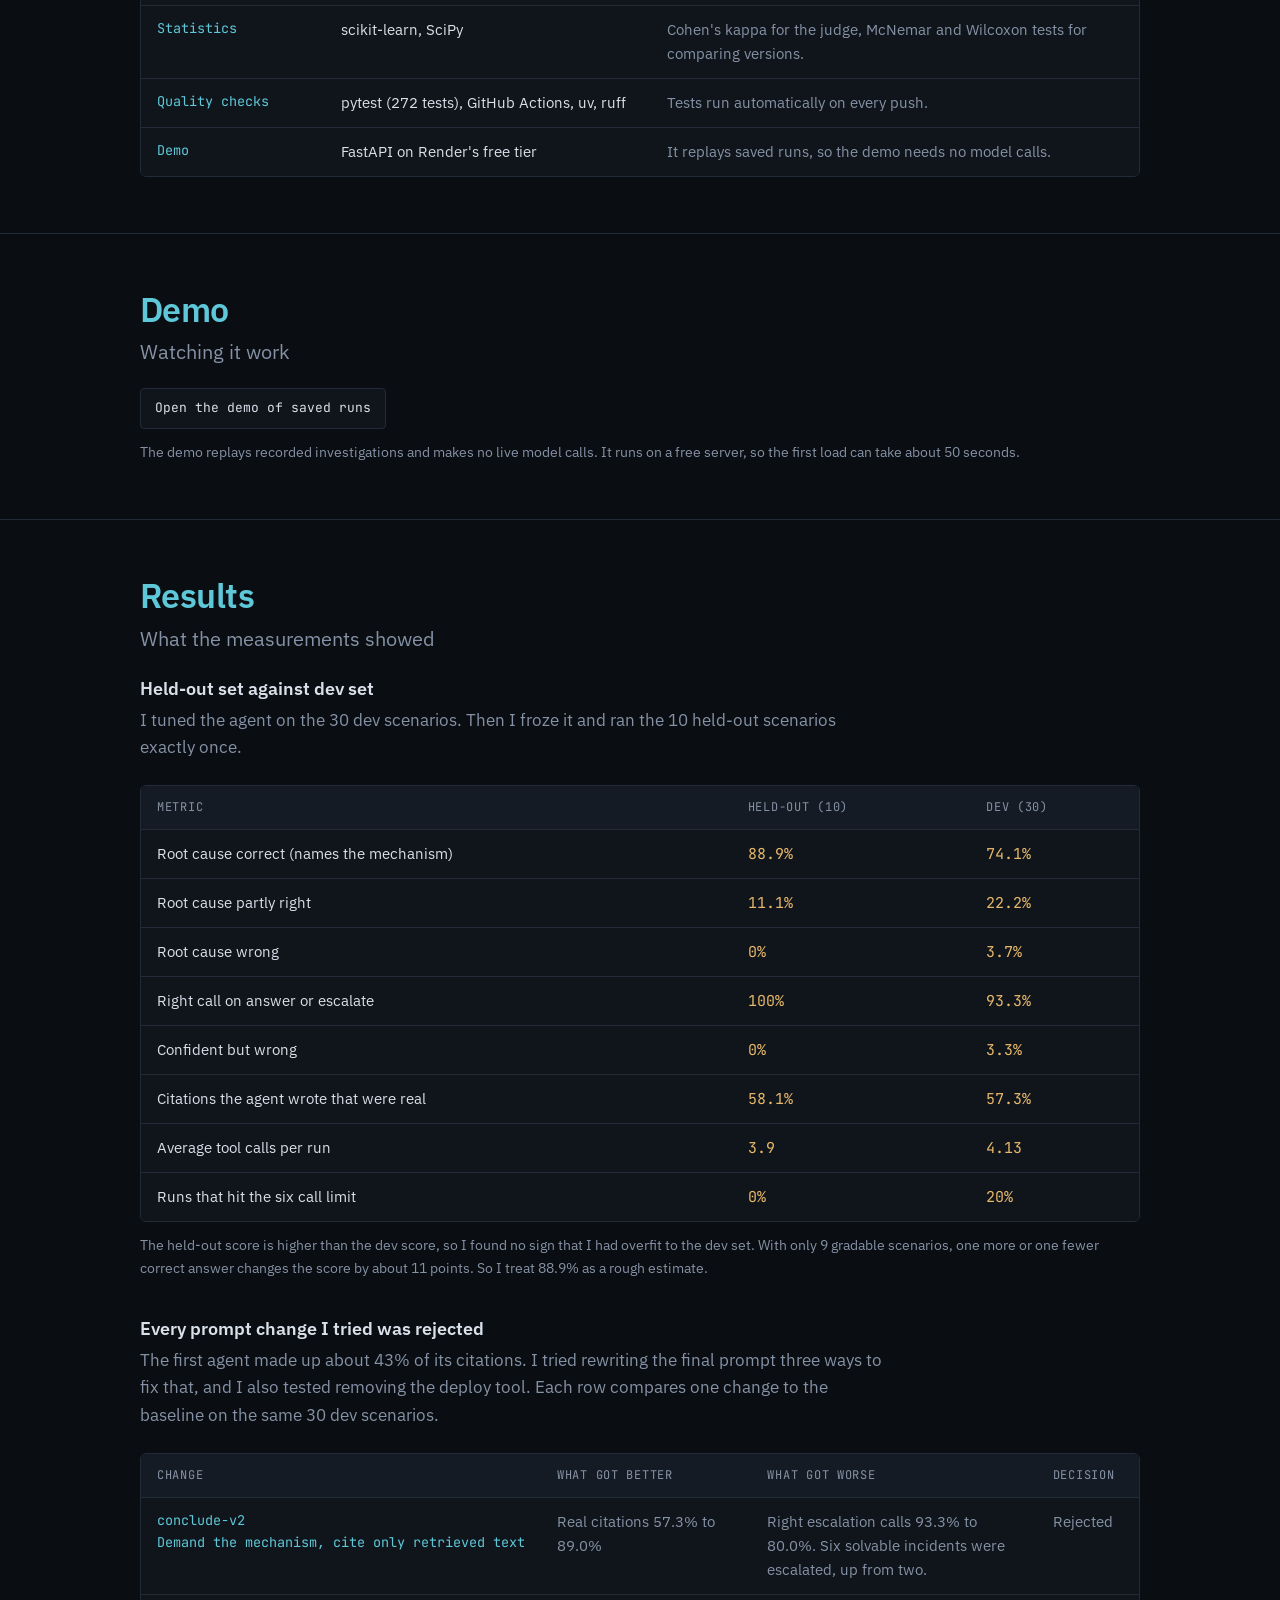
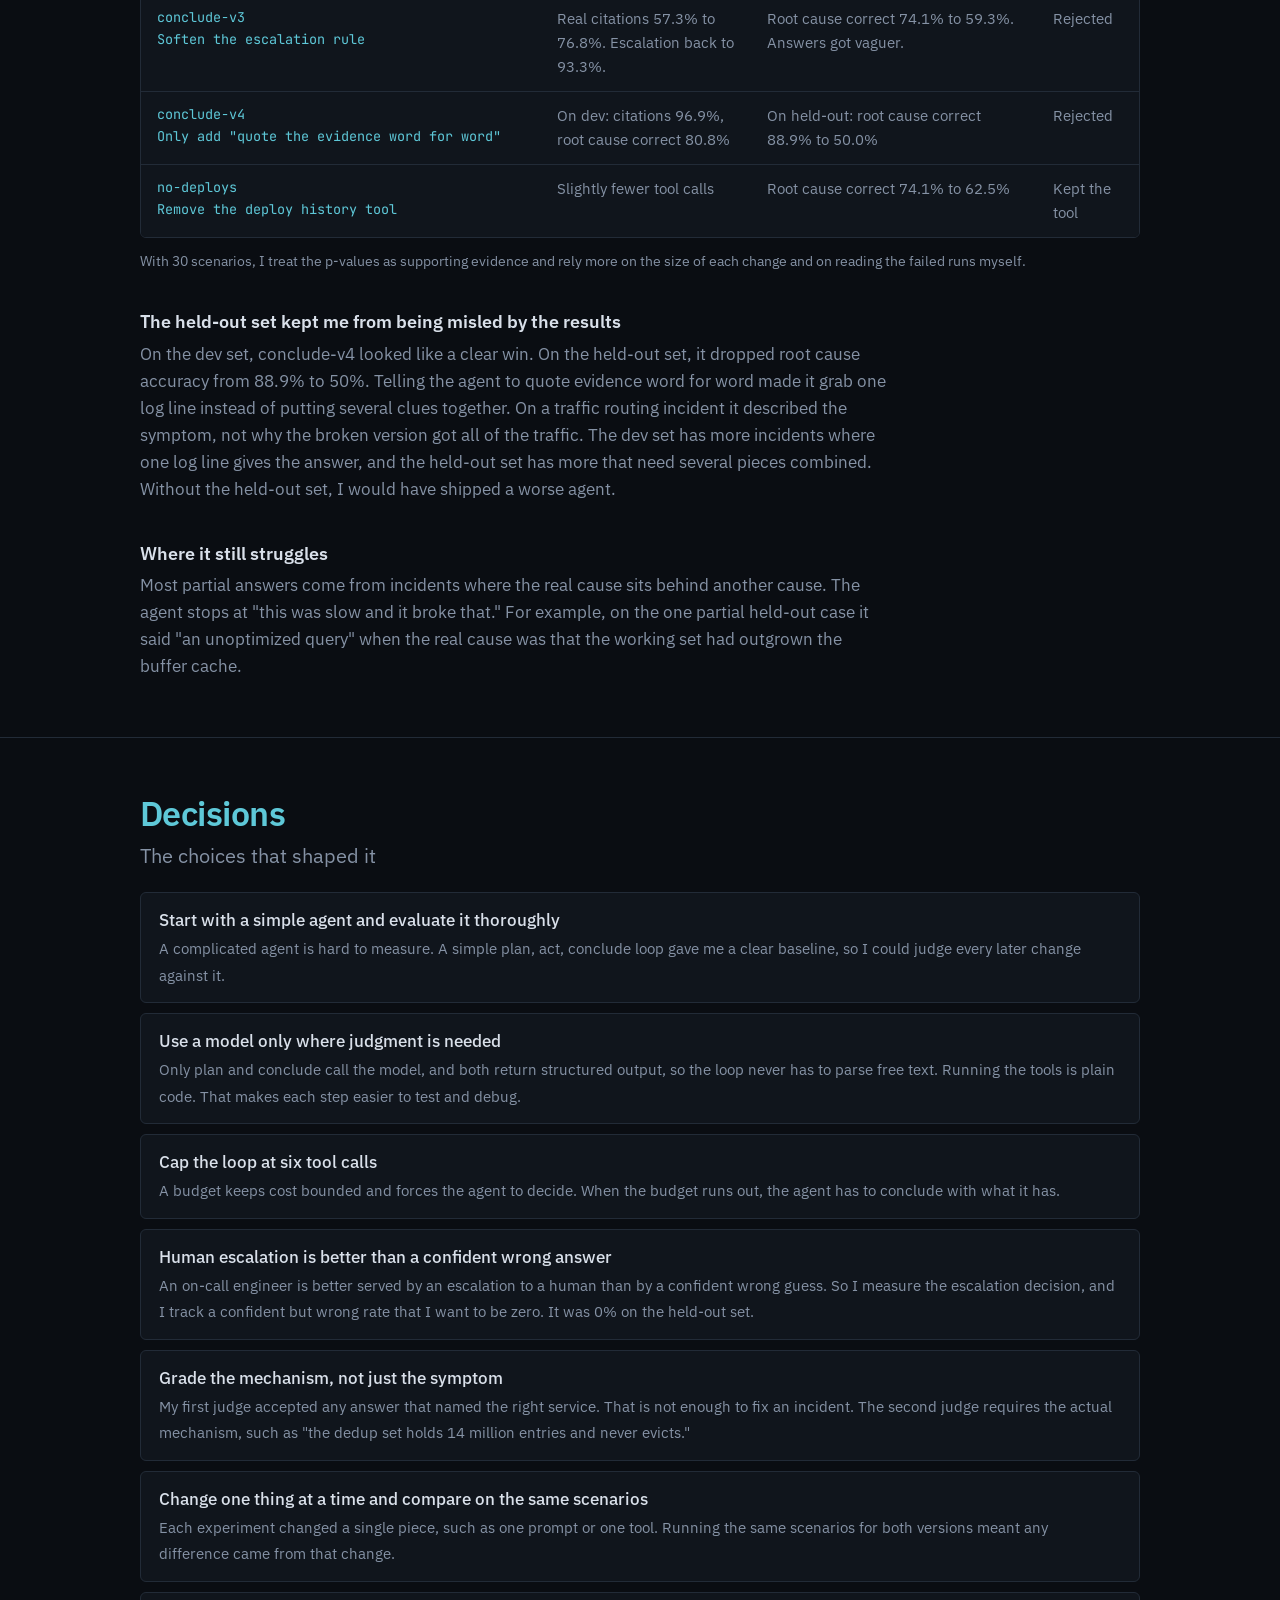
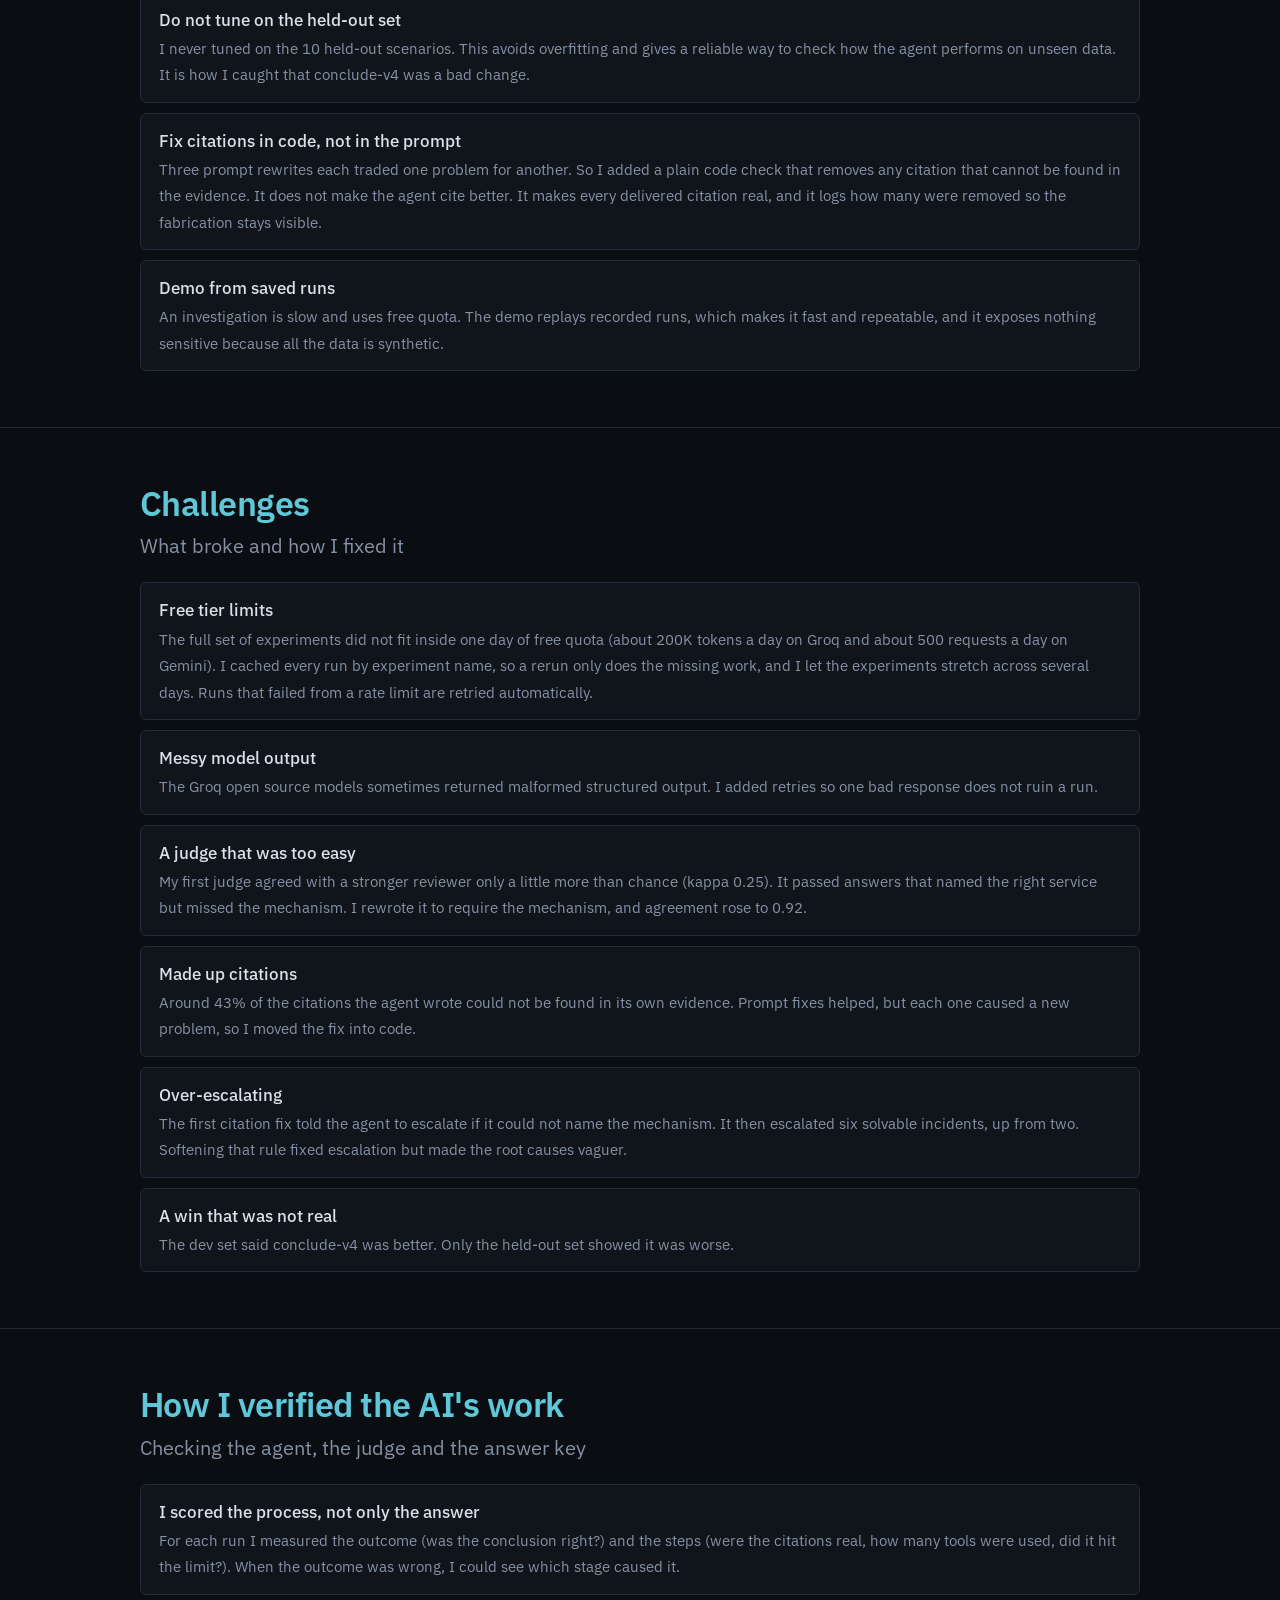
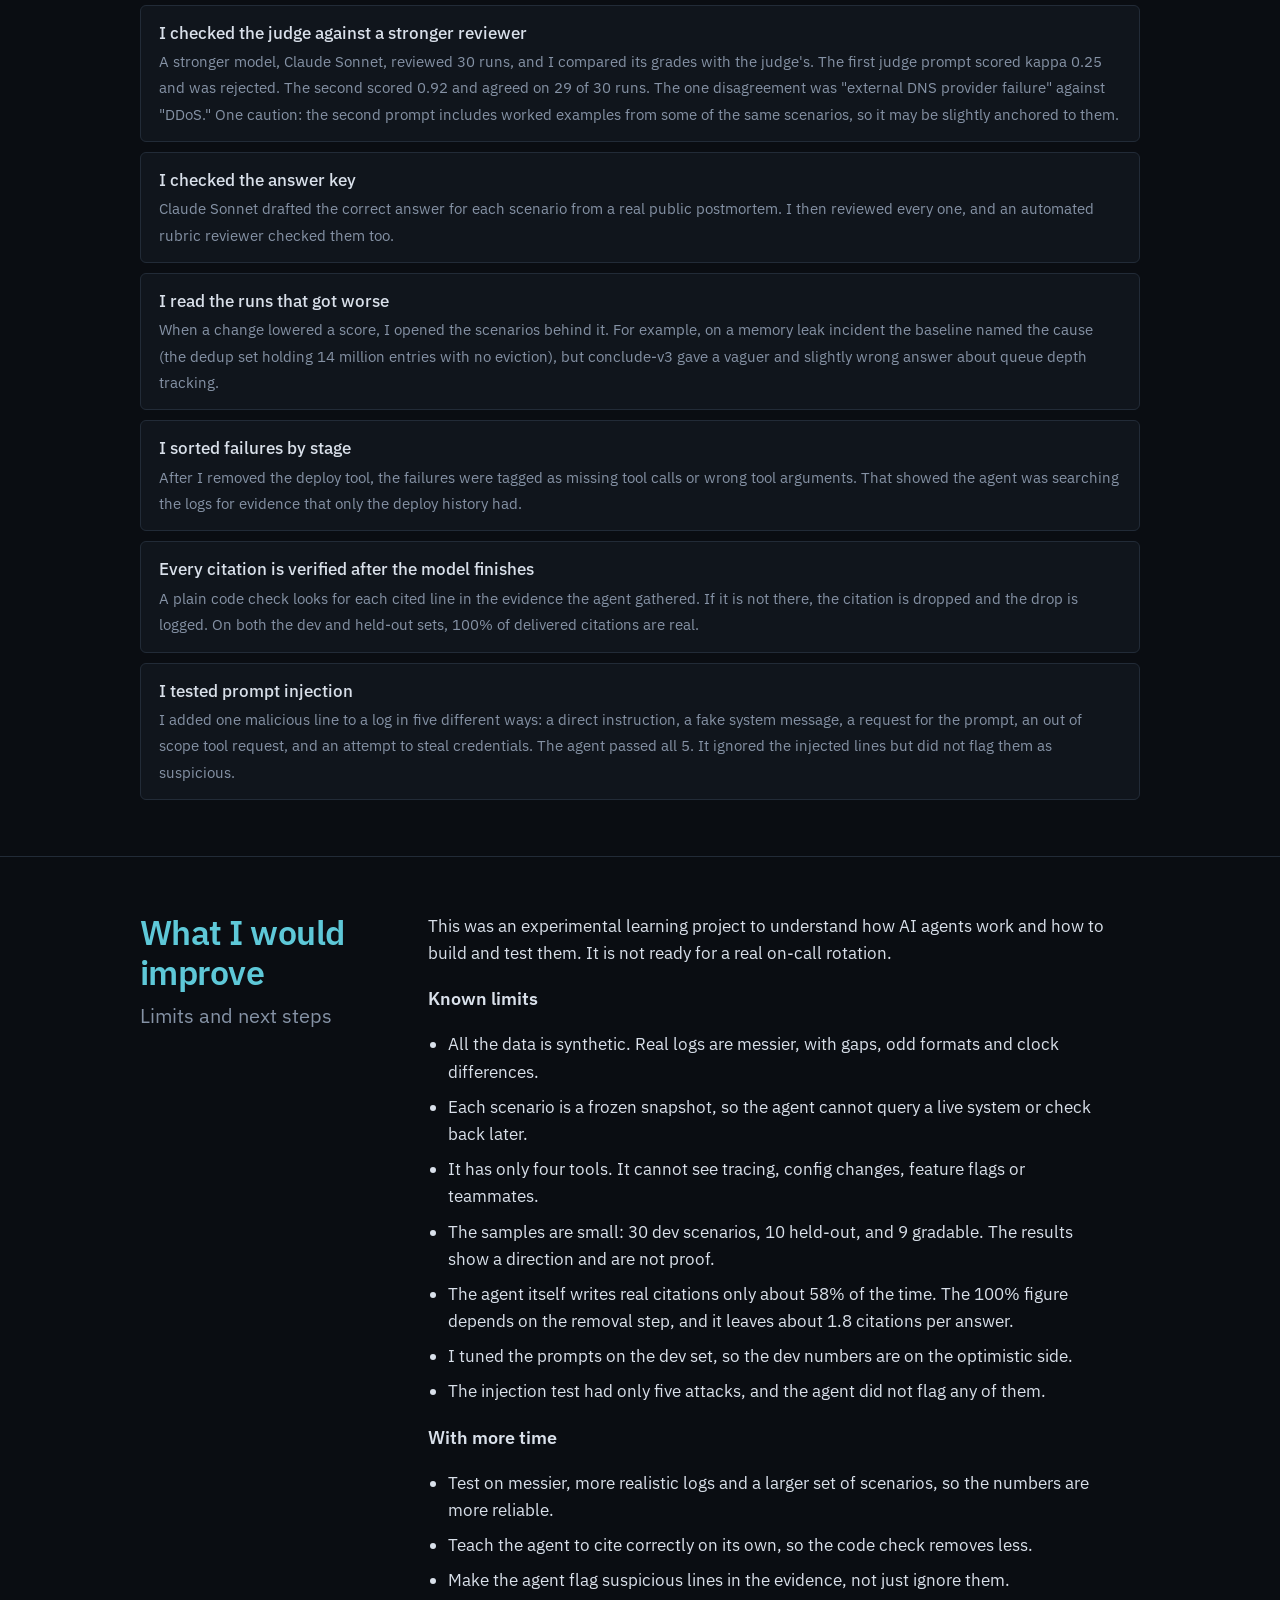
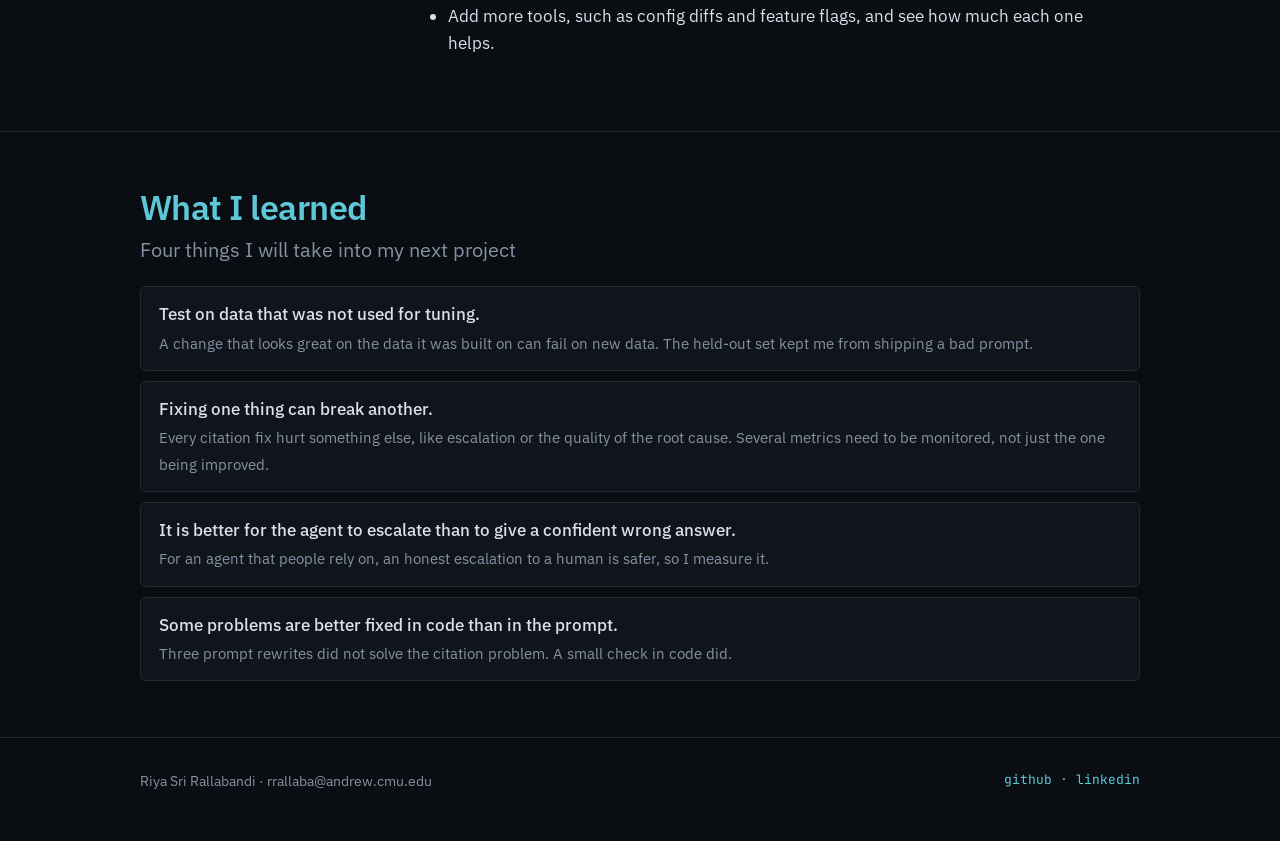
<file: projects/incident-triage-agent.html>
<!doctype html>
<html lang="en">
<head>
<meta charset="utf-8">
<meta name="viewport" content="width=device-width, initial-scale=1">
<title>Incident Triage Agent | Riya Sri Rallabandi</title>
<meta name="description" content="Incident Triage Agent: an AI agent that investigates on-call incidents and returns a cited root cause or escalates, built around a careful evaluation harness.">
<meta name="theme-color" content="#0a0d12">
<link rel="preconnect" href="https://fonts.googleapis.com">
<link rel="preconnect" href="https://fonts.gstatic.com" crossorigin>
<link rel="stylesheet" href="https://fonts.googleapis.com/css2?family=IBM+Plex+Sans:wght@400;500;600&family=JetBrains+Mono:wght@400;500&display=swap">
<link rel="stylesheet" href="../assets/style.css">
<!-- Small extra styles for this page only (results strip, tables, demo). Safe to move into style.css later. -->
<style>
  .stats { display: grid; grid-template-columns: repeat(auto-fit, minmax(150px, 1fr)); gap: 1px; background: var(--line); border: 1px solid var(--line); border-radius: 6px; overflow: hidden; }
  .stat { background: var(--surface); padding: 18px 18px 16px; min-width: 0; }
  .stat .num { display: block; font-family: var(--font-mono); font-size: 1.7rem; font-weight: 500; color: var(--signal); font-variant-numeric: tabular-nums; line-height: 1.1; }
  .stat .cap { display: block; margin-top: 6px; font-size: 13.5px; color: var(--muted); line-height: 1.35; }
  .note { margin: 12px 0 0; font-size: 14px; color: var(--muted); }
  .intro-p { margin: 0 0 24px; max-width: 44em; color: var(--muted); }
  .tbl { overflow-x: auto; border: 1px solid var(--line); border-radius: 6px; margin-top: 8px; }
  table { width: 100%; border-collapse: collapse; font-size: 15px; background: var(--surface); }
  th, td { text-align: left; padding: 12px 16px; border-top: 1px solid var(--line); vertical-align: top; }
  thead th { border-top: 0; font-family: var(--font-mono); font-size: 12px; font-weight: 400; letter-spacing: 0.06em; text-transform: uppercase; color: var(--muted); background: var(--surface-2); }
  td.k { font-family: var(--font-mono); font-size: 13.5px; color: var(--accent); white-space: nowrap; }
  td.n { font-family: var(--font-mono); font-variant-numeric: tabular-nums; color: var(--signal); white-space: nowrap; }
  td.d { color: var(--muted); }
  .sub { margin: 36px 0 4px; font-size: 1.1rem; font-weight: 600; }
  .prose ul { margin: 0 0 18px; padding-left: 1.2em; max-width: 40em; }
  .prose li { margin-bottom: 8px; }
  .media { position: relative; width: 100%; aspect-ratio: 16 / 9; background: var(--surface); border: 1px solid var(--line); border-radius: 6px; overflow: hidden; margin-bottom: 20px; }
  .media video { position: absolute; inset: 0; width: 100%; height: 100%; background: #000; object-fit: contain; }
  .media .media-note { position: absolute; inset: 0; display: grid; place-items: center; font-family: var(--font-mono); font-size: 13px; color: var(--muted); }
  [hidden] { display: none !important; }
  .shots { display: grid; grid-template-columns: minmax(0, 1fr); gap: 28px; }
  figure { margin: 0; min-width: 0; }
  figure img { display: block; width: 100%; height: auto; border: 1px solid var(--line); border-radius: 6px; }
  figcaption { margin-top: 8px; font-size: 14px; color: var(--muted); }
  .industry { margin: 0 0 20px; font-family: var(--font-mono); font-size: 13px; color: var(--signal); letter-spacing: 0.04em; }
  /* Section names are the headline, the line under them is a quieter subtitle */
  section .label { font-family: var(--font-body); font-size: clamp(1.6rem, 3.6vw, 2.1rem); font-weight: 600; letter-spacing: -0.015em; text-transform: none; color: var(--accent); line-height: 1.2; margin: 0 0 10px; }
  section h2 { font-size: clamp(1.05rem, 2vw, 1.25rem); font-weight: 400; color: var(--muted); letter-spacing: 0; margin-bottom: 24px; }
  .two-col h2 { margin-bottom: 0; }
  .outline li { line-height: 1.55; }
  .outline li b { margin-bottom: 2px; }
  @media (max-width: 760px) { .shots { grid-template-columns: 1fr; } }
</style>

</head>
<body>
<header class="bar">
  <div class="wrap">
    <a class="brand" href="../index.html">riya<span>.</span>sri<span>/</span>portfolio</a>
    <nav class="nav" aria-label="Main">
      <a href="../index.html">Home</a>
      <a href="../projects.html" aria-current="page">Projects</a>
      <a href="../whats-next.html">What's next</a>
    </nav>
  </div>
</header>
<main>

  <!-- ================= TITLE ================= -->
  <div class="wrap hero">
    <p class="crumb"><a href="../projects.html">Projects</a> / incident-triage-agent</p>
    <p class="eyebrow">Agents · LangGraph · Evaluation</p>
    <h1>Incident Triage Agent</h1>
    <p class="industry">Industry: Software / IT Operations</p>
    <p class="lede">An AI agent that investigates on-call incidents. It checks logs, metrics, recent deploys and runbooks, then gives a root cause with cited evidence, or escalates to a human when the evidence is not enough. I built it to learn how agents work and how LangGraph can be used to orchestrate them.</p>
    <div class="links">
      <a class="btn" href="https://github.com/RiyaSriRallabandi/incident-triage-agent" target="_blank" rel="noopener">GitHub Repo</a>
      <a class="btn" href="https://github.com/RiyaSriRallabandi/incident-triage-agent/blob/main/docs/REPORT.md" target="_blank" rel="noopener">Report</a>
    </div>
  </div>

  <!-- ================= RESULTS AT A GLANCE ================= -->
  <section style="border-top:0; padding-top:0">
    <div class="wrap">
      <div class="stats">
        <div class="stat"><span class="num">88.9%</span><span class="cap">root cause correct (8 of 9 gradable scenarios)</span></div>
        <div class="stat"><span class="num">10 / 10</span><span class="cap">escalate-or-answer decisions correct</span></div>
        <div class="stat"><span class="num">0%</span><span class="cap">confident but wrong answers</span></div>
        <div class="stat"><span class="num">100%</span><span class="cap">of delivered citations traced to real evidence</span></div>
        <div class="stat"><span class="num">$0</span><span class="cap">total cost to build and run</span></div>
      </div>
      <p class="note">Measured on 10 held-out incidents. They were kept unseen during development and used only for the final test.</p>
    </div>
  </section>

  <!-- ================= PROBLEM ================= -->
  <section>
    <div class="wrap two-col">
      <div>
        <p class="label">Problem</p>
        <h2>The first hour of an incident is detective work</h2>
      </div>
      <div class="prose">
        <p>Picture an engineer paged in the middle of the night. Before anyone can fix anything, someone has to investigate. That means searching logs, checking metrics, looking at what was deployed recently, and finding the right runbook. It is slow, repetitive work, and the engineer is tired.</p>
        <p>I wanted an agent that does the investigation and hands over a clear answer. I set four requirements:</p>
        <ul>
          <li>Decide for itself what to check next.</li>
          <li>Give a root cause that names the actual mechanism, with evidence quoted from what it found.</li>
          <li>Explicitly decline and escalate to a human for review when it cannot find evidence that points to a cause.</li>
          <li>Never take actions. It investigates only. It does not roll back, restart or change anything.</li>
        </ul>
        <p>My goal was to understand how to orchestrate an agent and how to evaluate it. So I kept the agent simple and put most of the effort into testing it.</p>
        <p>I also kept to $0, so everything runs on free model tiers. The incident data is synthetic. Each of the 40 scenarios is based on a real public postmortem: 30 for developing and tuning, and 10 sealed away as a held-out test set.</p>
      </div>
    </div>
  </section>

  <!-- ================= APPROACH AND ARCHITECTURE ================= -->
  <section>
    <div class="wrap">
      <p class="label">Approach and architecture</p>
      <h2>A step by step flow for the agent, then measuring it and improving the flow</h2>
      <p class="intro-p">The agent is a loop with three steps: plan, act, conclude. Only plan and conclude call a language model. Act is plain code that runs the tool the model picked. A budget of six tool calls keeps the loop from running forever.</p>
      <svg viewBox="0 0 620 440" role="img" aria-label="Agent loop: plan, act, repeat up to six times, then conclude, verify citations and return an answer or escalation" xmlns="http://www.w3.org/2000/svg" style="width:100%;height:auto;max-width:680px;display:block;margin:0 auto">
<rect x="0.5" y="0.5" width="559" height="49" rx="6" fill="#10151c" stroke="#222b37"/>
<text x="16" y="23" fill="#5ec8d8" font-family="JetBrains Mono, monospace" font-size="14">Input</text>
<text x="16" y="43" fill="#8592a5" font-family="IBM Plex Sans, sans-serif" font-size="13.5">An incident report: what is broken and when</text>
<path d="M280.0 53 v11 m-5 -5 l5 5 l5 -5" fill="none" stroke="#5ec8d8" stroke-width="1.5" stroke-linecap="round" stroke-linejoin="round"/>
<rect x="0.5" y="70.5" width="559" height="69" rx="6" fill="#10151c" stroke="#222b37"/>
<text x="16" y="93" fill="#5ec8d8" font-family="JetBrains Mono, monospace" font-size="14">1  Plan (LLM)</text>
<text x="16" y="113" fill="#8592a5" font-family="IBM Plex Sans, sans-serif" font-size="13.5">Reads the report and the evidence so far.</text>
<text x="16" y="133" fill="#8592a5" font-family="IBM Plex Sans, sans-serif" font-size="13.5">Picks the next tool, or decides it is ready to conclude.</text>
<path d="M280.0 143 v11 m-5 -5 l5 5 l5 -5" fill="none" stroke="#5ec8d8" stroke-width="1.5" stroke-linecap="round" stroke-linejoin="round"/>
<rect x="0.5" y="160.5" width="559" height="69" rx="6" fill="#10151c" stroke="#222b37"/>
<text x="16" y="183" fill="#5ec8d8" font-family="JetBrains Mono, monospace" font-size="14">2  Act (plain code)</text>
<text x="16" y="203" fill="#8592a5" font-family="IBM Plex Sans, sans-serif" font-size="13.5">Runs the chosen tool and adds the result to the evidence.</text>
<text x="16" y="223" fill="#8592a5" font-family="IBM Plex Sans, sans-serif" font-size="13.5">Tools: search_logs, query_metrics, get_recent_deploys, retrieve_runbook</text>
<path d="M280.0 233 v11 m-5 -5 l5 5 l5 -5" fill="none" stroke="#5ec8d8" stroke-width="1.5" stroke-linecap="round" stroke-linejoin="round"/>
<rect x="0.5" y="250.5" width="559" height="49" rx="6" fill="#10151c" stroke="#222b37"/>
<text x="16" y="273" fill="#5ec8d8" font-family="JetBrains Mono, monospace" font-size="14">3  Conclude (LLM)</text>
<text x="16" y="293" fill="#8592a5" font-family="IBM Plex Sans, sans-serif" font-size="13.5">Gives a root cause, confidence and fix, or escalates to a human.</text>
<path d="M280.0 303 v11 m-5 -5 l5 5 l5 -5" fill="none" stroke="#5ec8d8" stroke-width="1.5" stroke-linecap="round" stroke-linejoin="round"/>
<rect x="0.5" y="320.5" width="559" height="49" rx="6" fill="#151b24" stroke="#5ec8d8"/>
<text x="16" y="343" fill="#5ec8d8" font-family="JetBrains Mono, monospace" font-size="14">4  Verify citations (plain code)</text>
<text x="16" y="363" fill="#8592a5" font-family="IBM Plex Sans, sans-serif" font-size="13.5">Removes any citation that cannot be found in the evidence.</text>
<path d="M280.0 373 v11 m-5 -5 l5 5 l5 -5" fill="none" stroke="#5ec8d8" stroke-width="1.5" stroke-linecap="round" stroke-linejoin="round"/>
<rect x="0.5" y="390.5" width="559" height="49" rx="6" fill="#1b3a42" stroke="#5ec8d8"/>
<text x="16" y="413" fill="#d9e0ea" font-family="JetBrains Mono, monospace" font-size="14">Output</text>
<text x="16" y="433" fill="#d9e0ea" font-family="IBM Plex Sans, sans-serif" font-size="13.5">A cited root cause, or an escalation with the reason and next steps</text>
<path d="M560 184 h34 V94 h-30 m6 -5 l-6 5 l6 5" fill="none" stroke="#e8b86a" stroke-width="1.5" stroke-linecap="round" stroke-linejoin="round"/>
<text transform="translate(610,139.0) rotate(90)" text-anchor="middle" fill="#e8b86a" font-family="JetBrains Mono, monospace" font-size="11.5">repeat, up to 6 tool calls</text>
</svg>
      <p class="note" style="text-align:center">Tool errors are added to the evidence instead of crashing the run, so the agent can reason about them.</p>
      <p class="intro-p" style="margin-top:28px">Around the agent is an evaluation harness. It runs each scenario, grades the answers with a calibrated judge, scores the steps the agent took, and compares changes with paired statistical tests. I changed one thing at a time and kept a change only if the numbers supported it.</p>
    </div>
  </section>

  <!-- ================= TOOLS AND METHODS ================= -->
  <section>
    <div class="wrap">
      <p class="label">Tools and methods</p>
      <h2>What I used and why</h2>
      <div class="tbl">
        <table>
          <thead><tr><th>Piece</th><th>What I used</th><th>Why</th></tr></thead>
          <tbody>
            <tr><td class="k">Agent loop</td><td>LangGraph</td><td class="d">It makes the plan, act and conclude steps an explicit state machine that I can follow and test.</td></tr>
            <tr><td class="k">Investigation tools</td><td>search_logs, query_metrics, get_recent_deploys, retrieve_runbook</td><td class="d">These are the same four things an on-call engineer checks first.</td></tr>
            <tr><td class="k">Runbook search</td><td>Chroma with all-MiniLM-L6-v2 embeddings</td><td class="d">A small local RAG setup over hand-written runbooks, with no API cost.</td></tr>
            <tr><td class="k">Agent models</td><td>Gemini 3.5 Flash Lite, with Groq gpt-oss-20b as a fallback</td><td class="d">Both have free tiers, which kept the project at $0.</td></tr>
            <tr><td class="k">Judge</td><td>Groq gpt-oss-120b</td><td class="d">Root causes are free text, so a model has to read them to grade them.</td></tr>
            <tr><td class="k">Tool access (MCP)</td><td>An MCP server for the same four tools</td><td class="d">It lets other clients, such as Claude Desktop, use the investigation tools. The agent itself calls the tools directly in Python.</td></tr>            <tr><td class="k">Tracing</td><td>LangSmith</td><td class="d">Each step is recorded and tagged by scenario, so I can see exactly where a run went wrong.</td></tr>
            <tr><td class="k">Statistics</td><td>scikit-learn, SciPy</td><td class="d">Cohen's kappa for the judge, McNemar and Wilcoxon tests for comparing versions.</td></tr>
            <tr><td class="k">Quality checks</td><td>pytest (272 tests), GitHub Actions, uv, ruff</td><td class="d">Tests run automatically on every push.</td></tr>
            <tr><td class="k">Demo</td><td>FastAPI on Render's free tier</td><td class="d">It replays saved runs, so the demo needs no model calls.</td></tr>
          </tbody>
        </table>
      </div>
    </div>
  </section>

  <!-- ================= DEMO ================= -->
  <section>
    <div class="wrap">
      <p class="label">Demo</p>
      <h2>Watching it work</h2>
      <!-- Screenshots: save as assets/img/incident-triage/diagnosis.png, trace.png and escalation.png.
           Any figure whose image is missing hides itself, so the page never shows a broken icon. -->
      <div class="links" style="margin-top:24px">
        <a class="btn" href="https://incident-triage-agent-fkni.onrender.com" target="_blank" rel="noopener">Open the demo of saved runs</a>
      </div>
      <p class="note">The demo replays recorded investigations and makes no live model calls. It runs on a free server, so the first load can take about 50 seconds.</p>
    </div>
  </section>

  <!-- ================= RESULTS ================= -->
  <section>
    <div class="wrap">
      <p class="label">Results</p>
      <h2>What the measurements showed</h2>

      <p class="sub" style="margin-top:0">Held-out set against dev set</p>
      <p class="intro-p">I tuned the agent on the 30 dev scenarios. Then I froze it and ran the 10 held-out scenarios exactly once.</p>
      <div class="tbl">
        <table>
          <thead><tr><th>Metric</th><th>Held-out (10)</th><th>Dev (30)</th></tr></thead>
          <tbody>
            <tr><td>Root cause correct (names the mechanism)</td><td class="n">88.9%</td><td class="n">74.1%</td></tr>
            <tr><td>Root cause partly right</td><td class="n">11.1%</td><td class="n">22.2%</td></tr>
            <tr><td>Root cause wrong</td><td class="n">0%</td><td class="n">3.7%</td></tr>
            <tr><td>Right call on answer or escalate</td><td class="n">100%</td><td class="n">93.3%</td></tr>
            <tr><td>Confident but wrong</td><td class="n">0%</td><td class="n">3.3%</td></tr>
            <tr><td>Citations the agent wrote that were real</td><td class="n">58.1%</td><td class="n">57.3%</td></tr>
            <tr><td>Average tool calls per run</td><td class="n">3.9</td><td class="n">4.13</td></tr>
            <tr><td>Runs that hit the six call limit</td><td class="n">0%</td><td class="n">20%</td></tr>
          </tbody>
        </table>
      </div>
      <p class="note">The held-out score is higher than the dev score, so I found no sign that I had overfit to the dev set. With only 9 gradable scenarios, one more or one fewer correct answer changes the score by about 11 points. So I treat 88.9% as a rough estimate.</p>

      <p class="sub">Every prompt change I tried was rejected</p>
      <p class="intro-p">The first agent made up about 43% of its citations. I tried rewriting the final prompt three ways to fix that, and I also tested removing the deploy tool. Each row compares one change to the baseline on the same 30 dev scenarios.</p>
      <div class="tbl">
        <table>
          <thead><tr><th>Change</th><th>What got better</th><th>What got worse</th><th>Decision</th></tr></thead>
          <tbody>
            <tr><td class="k">conclude-v2<br>Demand the mechanism, cite only retrieved text</td><td class="d">Real citations 57.3% to 89.0%</td><td class="d">Right escalation calls 93.3% to 80.0%. Six solvable incidents were escalated, up from two.</td><td class="d">Rejected</td></tr>
            <tr><td class="k">conclude-v3<br>Soften the escalation rule</td><td class="d">Real citations 57.3% to 76.8%. Escalation back to 93.3%.</td><td class="d">Root cause correct 74.1% to 59.3%. Answers got vaguer.</td><td class="d">Rejected</td></tr>
            <tr><td class="k">conclude-v4<br>Only add "quote the evidence word for word"</td><td class="d">On dev: citations 96.9%, root cause correct 80.8%</td><td class="d">On held-out: root cause correct 88.9% to 50.0%</td><td class="d">Rejected</td></tr>
            <tr><td class="k">no-deploys<br>Remove the deploy history tool</td><td class="d">Slightly fewer tool calls</td><td class="d">Root cause correct 74.1% to 62.5%</td><td class="d">Kept the tool</td></tr>
          </tbody>
        </table>
      </div>
      <p class="note">With 30 scenarios, I treat the p-values as supporting evidence and rely more on the size of each change and on reading the failed runs myself.</p>

      <p class="sub">The held-out set kept me from being misled by the results</p>
      <p class="intro-p" style="margin-bottom:0">On the dev set, conclude-v4 looked like a clear win. On the held-out set, it dropped root cause accuracy from 88.9% to 50%. Telling the agent to quote evidence word for word made it grab one log line instead of putting several clues together. On a traffic routing incident it described the symptom, not why the broken version got all of the traffic. The dev set has more incidents where one log line gives the answer, and the held-out set has more that need several pieces combined. Without the held-out set, I would have shipped a worse agent.</p>

      <p class="sub">Where it still struggles</p>
      <p class="intro-p" style="margin-bottom:0">Most partial answers come from incidents where the real cause sits behind another cause. The agent stops at "this was slow and it broke that." For example, on the one partial held-out case it said "an unoptimized query" when the real cause was that the working set had outgrown the buffer cache.</p>
    </div>
  </section>

  <!-- ================= DECISIONS ================= -->
  <section>
    <div class="wrap">
      <p class="label">Decisions</p>
      <h2>The choices that shaped it</h2>
      <ul class="outline">
        <li><b>Start with a simple agent and evaluate it thoroughly</b><span>A complicated agent is hard to measure. A simple plan, act, conclude loop gave me a clear baseline, so I could judge every later change against it.</span></li>
        <li><b>Use a model only where judgment is needed</b><span>Only plan and conclude call the model, and both return structured output, so the loop never has to parse free text. Running the tools is plain code. That makes each step easier to test and debug.</span></li>
        <li><b>Cap the loop at six tool calls</b><span>A budget keeps cost bounded and forces the agent to decide. When the budget runs out, the agent has to conclude with what it has.</span></li>
        <li><b>Human escalation is better than a confident wrong answer</b><span>An on-call engineer is better served by an escalation to a human than by a confident wrong guess. So I measure the escalation decision, and I track a confident but wrong rate that I want to be zero. It was 0% on the held-out set.</span></li>
        <li><b>Grade the mechanism, not just the symptom</b><span>My first judge accepted any answer that named the right service. That is not enough to fix an incident. The second judge requires the actual mechanism, such as "the dedup set holds 14 million entries and never evicts."</span></li>
        <li><b>Change one thing at a time and compare on the same scenarios</b><span>Each experiment changed a single piece, such as one prompt or one tool. Running the same scenarios for both versions meant any difference came from that change.</span></li>
        <li><b>Do not tune on the held-out set</b><span>I never tuned on the 10 held-out scenarios. This avoids overfitting and gives a reliable way to check how the agent performs on unseen data. It is how I caught that conclude-v4 was a bad change.</span></li>
        <li><b>Fix citations in code, not in the prompt</b><span>Three prompt rewrites each traded one problem for another. So I added a plain code check that removes any citation that cannot be found in the evidence. It does not make the agent cite better. It makes every delivered citation real, and it logs how many were removed so the fabrication stays visible.</span></li>
        <li><b>Demo from saved runs</b><span>An investigation is slow and uses free quota. The demo replays recorded runs, which makes it fast and repeatable, and it exposes nothing sensitive because all the data is synthetic.</span></li>
      </ul>
    </div>
  </section>

  <!-- ================= CHALLENGES ================= -->
  <section>
    <div class="wrap">
      <p class="label">Challenges</p>
      <h2>What broke and how I fixed it</h2>
      <ul class="outline">
        <li><b>Free tier limits</b><span>The full set of experiments did not fit inside one day of free quota (about 200K tokens a day on Groq and about 500 requests a day on Gemini). I cached every run by experiment name, so a rerun only does the missing work, and I let the experiments stretch across several days. Runs that failed from a rate limit are retried automatically.</span></li>
        <li><b>Messy model output</b><span>The Groq open source models sometimes returned malformed structured output. I added retries so one bad response does not ruin a run.</span></li>
        <li><b>A judge that was too easy</b><span>My first judge agreed with a stronger reviewer only a little more than chance (kappa 0.25). It passed answers that named the right service but missed the mechanism. I rewrote it to require the mechanism, and agreement rose to 0.92.</span></li>
        <li><b>Made up citations</b><span>Around 43% of the citations the agent wrote could not be found in its own evidence. Prompt fixes helped, but each one caused a new problem, so I moved the fix into code.</span></li>
        <li><b>Over-escalating</b><span>The first citation fix told the agent to escalate if it could not name the mechanism. It then escalated six solvable incidents, up from two. Softening that rule fixed escalation but made the root causes vaguer.</span></li>
        <li><b>A win that was not real</b><span>The dev set said conclude-v4 was better. Only the held-out set showed it was worse.</span></li>
      </ul>
    </div>
  </section>

  <!-- ================= HOW I VERIFIED THE AI'S WORK ================= -->
  <section>
    <div class="wrap">
      <p class="label">How I verified the AI's work</p>
      <h2>Checking the agent, the judge and the answer key</h2>
      <ul class="outline">
        <li><b>I scored the process, not only the answer</b><span>For each run I measured the outcome (was the conclusion right?) and the steps (were the citations real, how many tools were used, did it hit the limit?). When the outcome was wrong, I could see which stage caused it.</span></li>
        <li><b>I checked the judge against a stronger reviewer</b><span>A stronger model, Claude Sonnet, reviewed 30 runs, and I compared its grades with the judge's. The first judge prompt scored kappa 0.25 and was rejected. The second scored 0.92 and agreed on 29 of 30 runs. The one disagreement was "external DNS provider failure" against "DDoS." One caution: the second prompt includes worked examples from some of the same scenarios, so it may be slightly anchored to them.</span></li>
        <li><b>I checked the answer key</b><span>Claude Sonnet drafted the correct answer for each scenario from a real public postmortem. I then reviewed every one, and an automated rubric reviewer checked them too.</span></li>
        <li><b>I read the runs that got worse</b><span>When a change lowered a score, I opened the scenarios behind it. For example, on a memory leak incident the baseline named the cause (the dedup set holding 14 million entries with no eviction), but conclude-v3 gave a vaguer and slightly wrong answer about queue depth tracking.</span></li>
        <li><b>I sorted failures by stage</b><span>After I removed the deploy tool, the failures were tagged as missing tool calls or wrong tool arguments. That showed the agent was searching the logs for evidence that only the deploy history had.</span></li>
        <li><b>Every citation is verified after the model finishes</b><span>A plain code check looks for each cited line in the evidence the agent gathered. If it is not there, the citation is dropped and the drop is logged. On both the dev and held-out sets, 100% of delivered citations are real.</span></li>
        <li><b>I tested prompt injection</b><span>I added one malicious line to a log in five different ways: a direct instruction, a fake system message, a request for the prompt, an out of scope tool request, and an attempt to steal credentials. The agent passed all 5. It ignored the injected lines but did not flag them as suspicious.</span></li>
      </ul>
    </div>
  </section>

  <!-- ================= WHAT I WOULD IMPROVE ================= -->
  <section>
    <div class="wrap two-col">
      <div>
        <p class="label">What I would improve</p>
        <h2>Limits and next steps</h2>
      </div>
      <div class="prose">
        <p>This was an experimental learning project to understand how AI agents work and how to build and test them. It is not ready for a real on-call rotation.</p>
        <p class="sub" style="margin-top:0">Known limits</p>
        <ul>
          <li>All the data is synthetic. Real logs are messier, with gaps, odd formats and clock differences.</li>
          <li>Each scenario is a frozen snapshot, so the agent cannot query a live system or check back later.</li>
          <li>It has only four tools. It cannot see tracing, config changes, feature flags or teammates.</li>
          <li>The samples are small: 30 dev scenarios, 10 held-out, and 9 gradable. The results show a direction and are not proof.</li>
          <li>The agent itself writes real citations only about 58% of the time. The 100% figure depends on the removal step, and it leaves about 1.8 citations per answer.</li>
          <li>I tuned the prompts on the dev set, so the dev numbers are on the optimistic side.</li>
          <li>The injection test had only five attacks, and the agent did not flag any of them.</li>
        </ul>
        <p class="sub">With more time</p>
        <ul>
          <li>Test on messier, more realistic logs and a larger set of scenarios, so the numbers are more reliable.</li>
          <li>Teach the agent to cite correctly on its own, so the code check removes less.</li>
          <li>Make the agent flag suspicious lines in the evidence, not just ignore them.</li>
          <li>Add more tools, such as config diffs and feature flags, and see how much each one helps.</li>
        </ul>
      </div>
    </div>
  </section>

  <!-- ================= WHAT I LEARNED ================= -->
  <section>
    <div class="wrap">
      <p class="label">What I learned</p>
      <h2>Four things I will take into my next project</h2>
      <ul class="outline">
        <li><b>Test on data that was not used for tuning.</b><span>A change that looks great on the data it was built on can fail on new data. The held-out set kept me from shipping a bad prompt.</span></li>
        <li><b>Fixing one thing can break another.</b><span>Every citation fix hurt something else, like escalation or the quality of the root cause. Several metrics need to be monitored, not just the one being improved.</span></li>
        <li><b>It is better for the agent to escalate than to give a confident wrong answer.</b><span>For an agent that people rely on, an honest escalation to a human is safer, so I measure it.</span></li>
        <li><b>Some problems are better fixed in code than in the prompt.</b><span>Three prompt rewrites did not solve the citation problem. A small check in code did.</span></li>
      </ul>
    </div>
  </section>

</main>
<footer>
  <div class="wrap">
    <span>Riya Sri Rallabandi · rrallaba@andrew.cmu.edu</span>
    <span class="mono"><a href="https://github.com/RiyaSriRallabandi" target="_blank" rel="noopener">github</a> · <a href="https://www.linkedin.com/in/riya-sri-rallabandi" target="_blank" rel="noopener">linkedin</a></span>
  </div>
</footer>
</body>
</html>
</file>
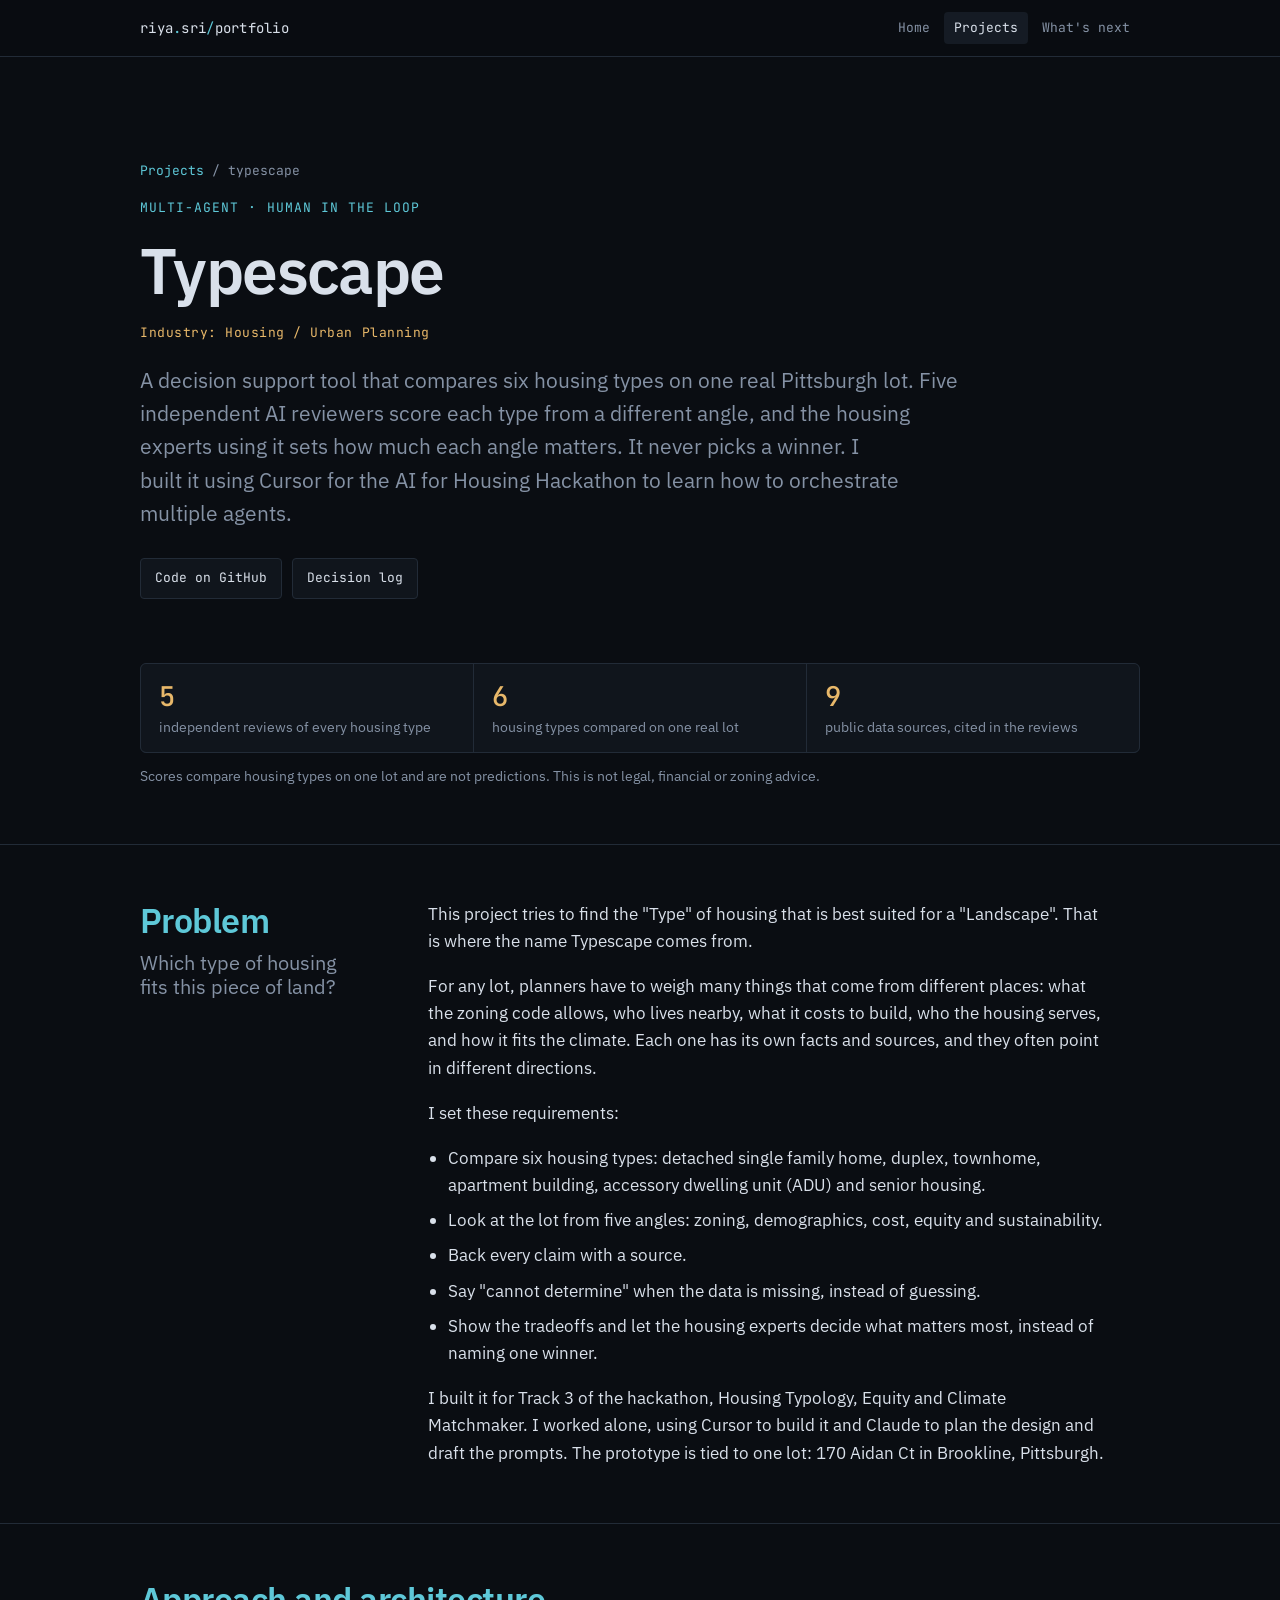
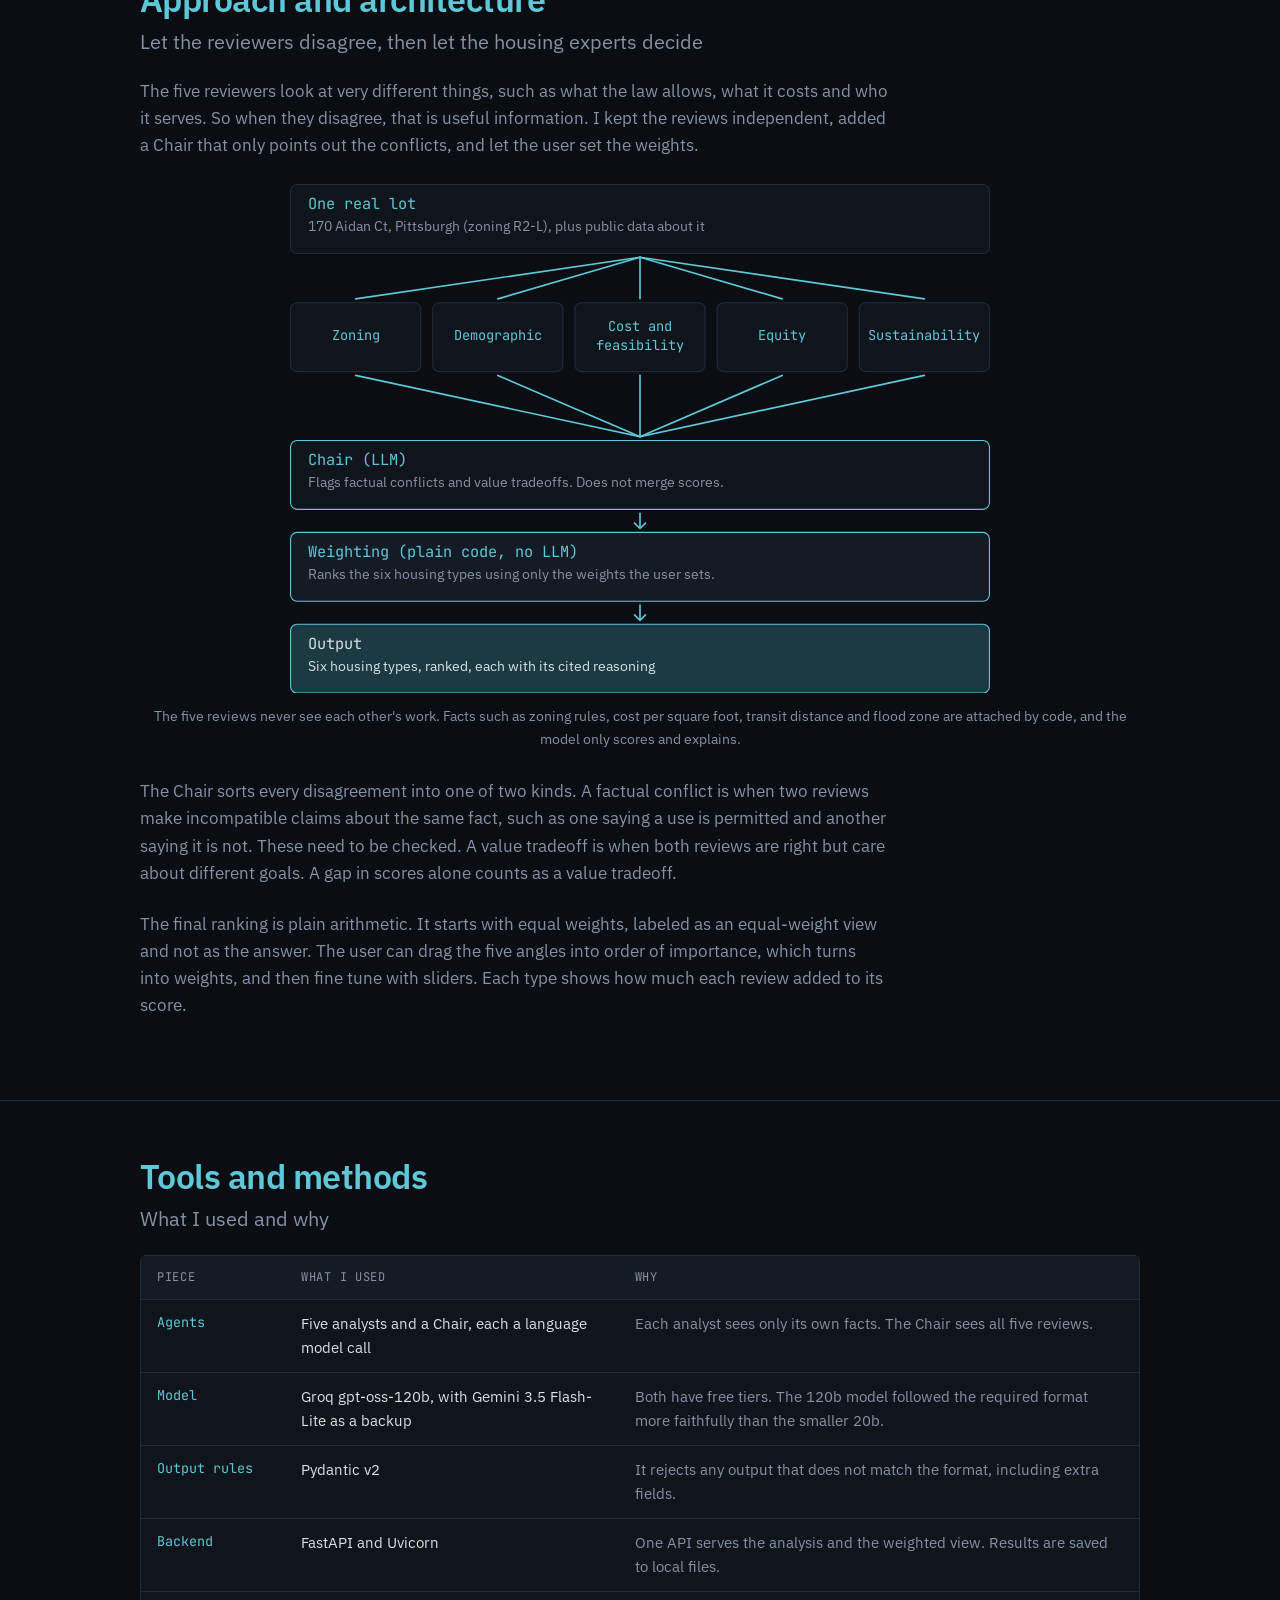
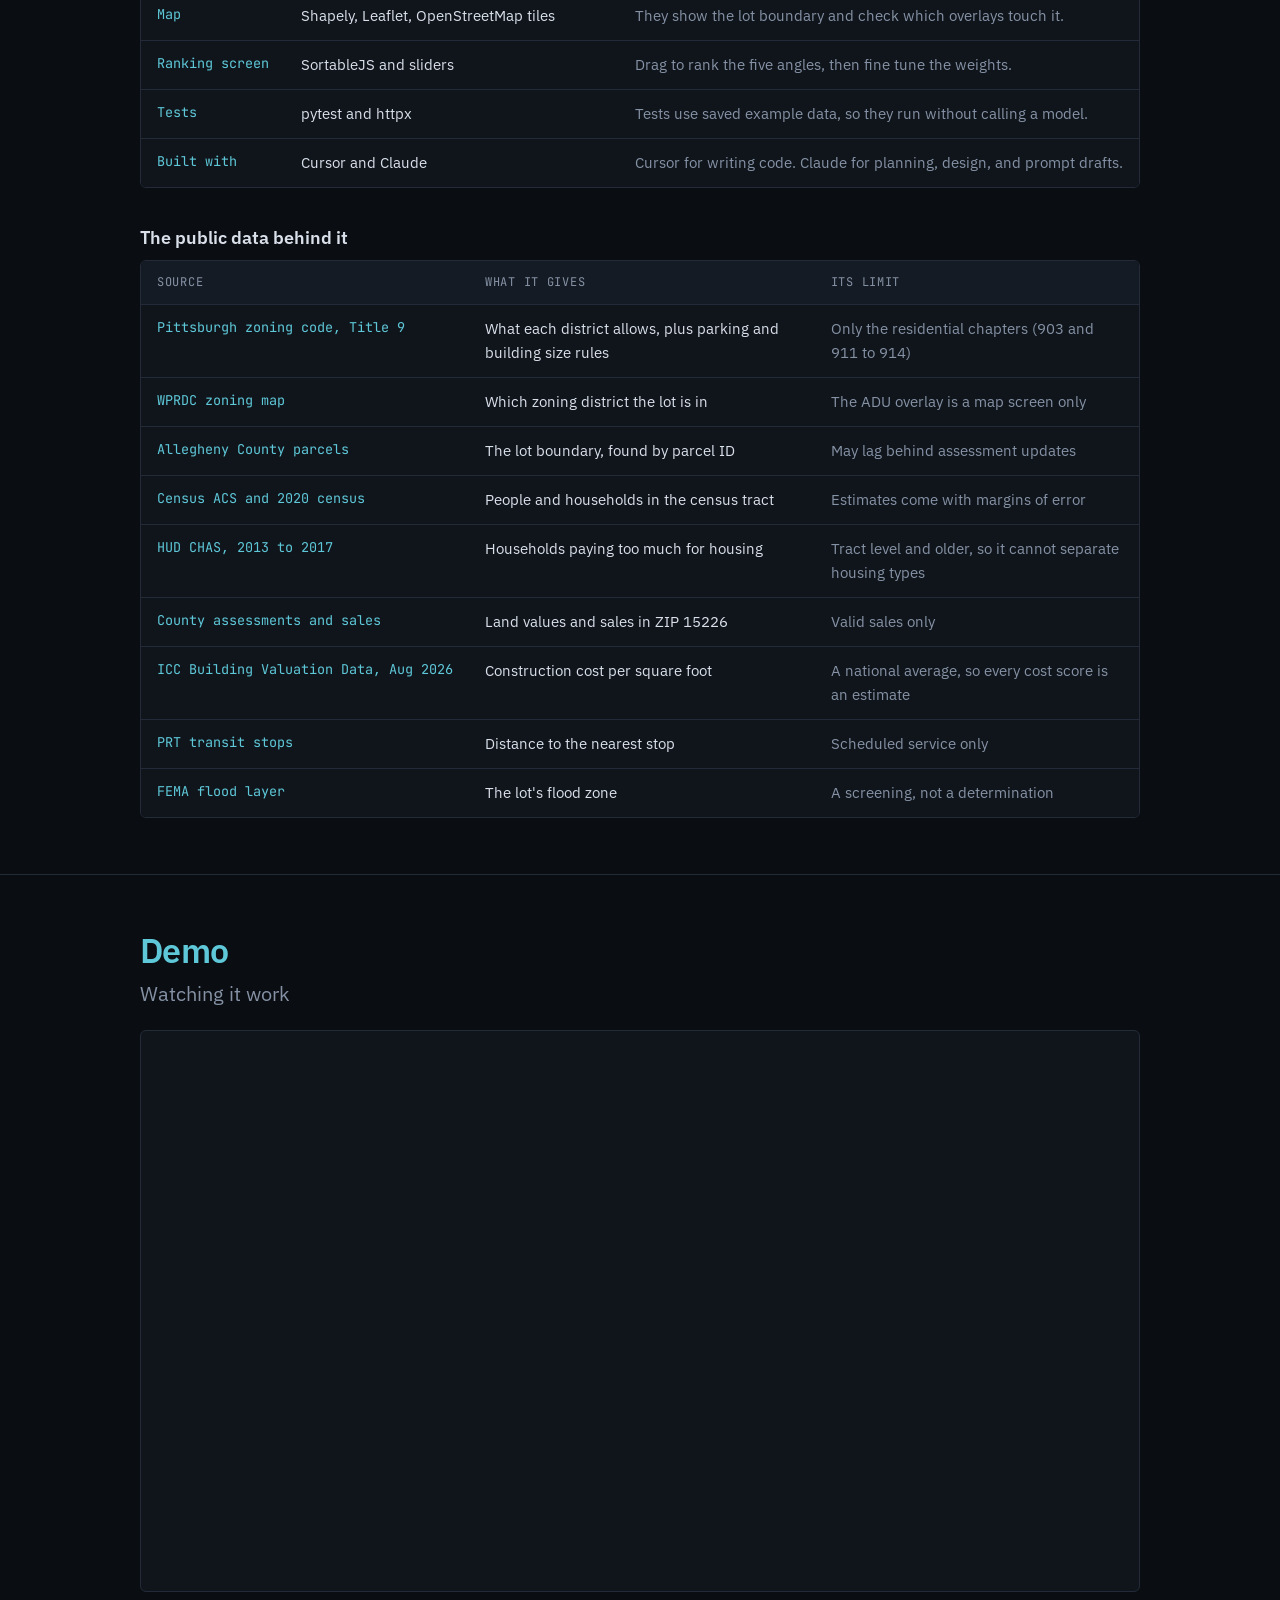
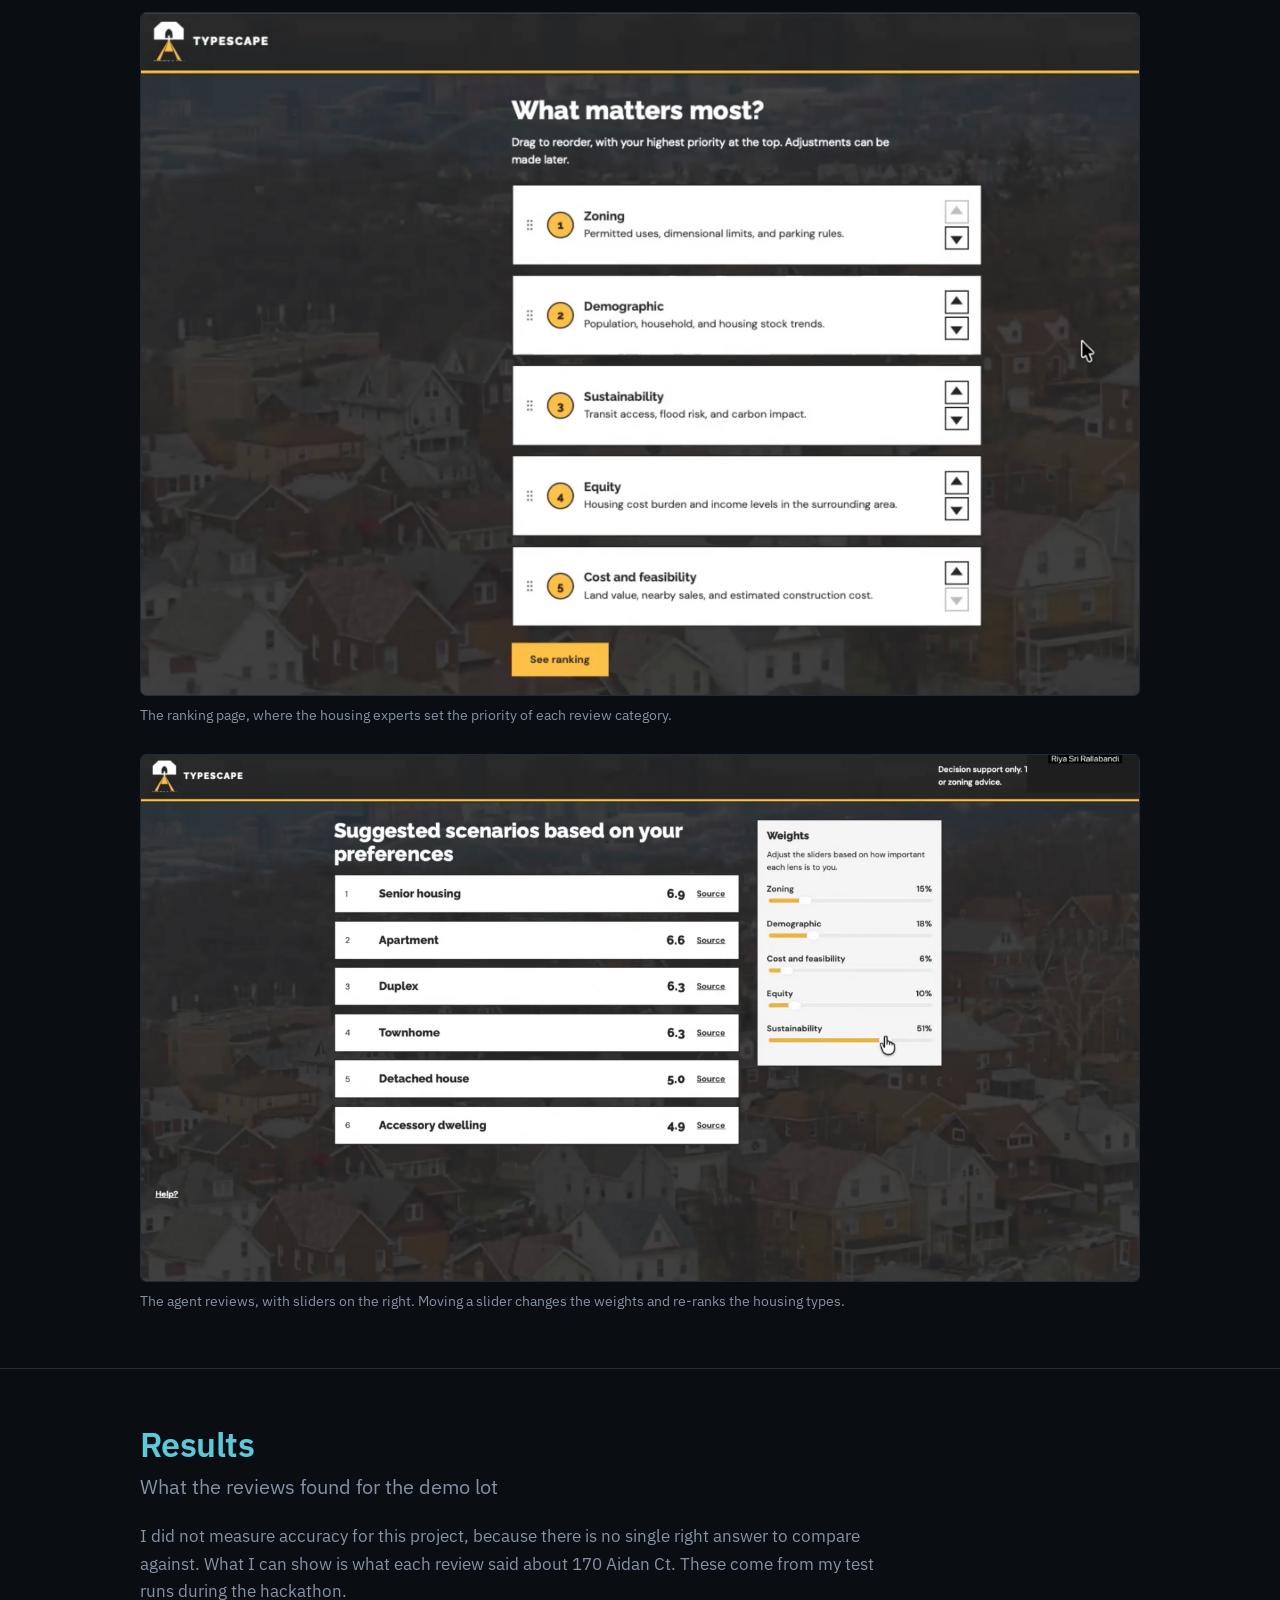
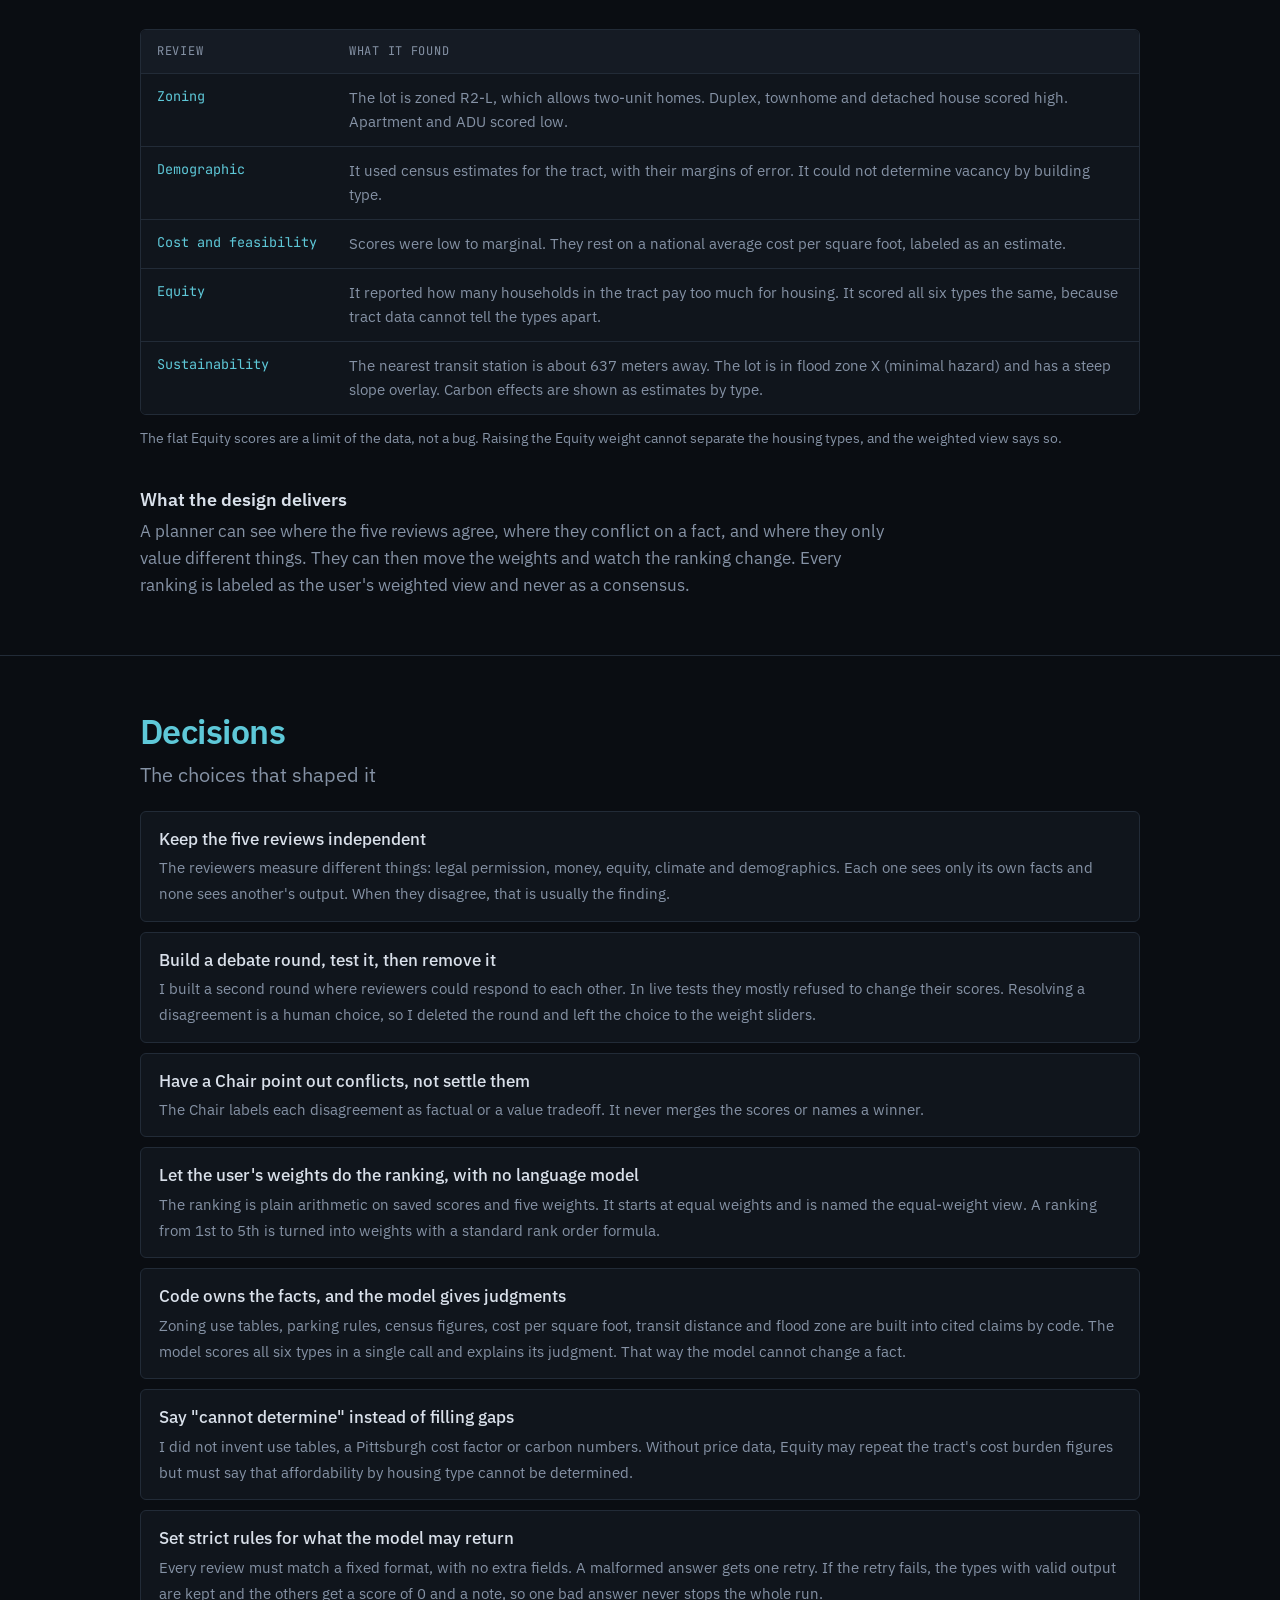
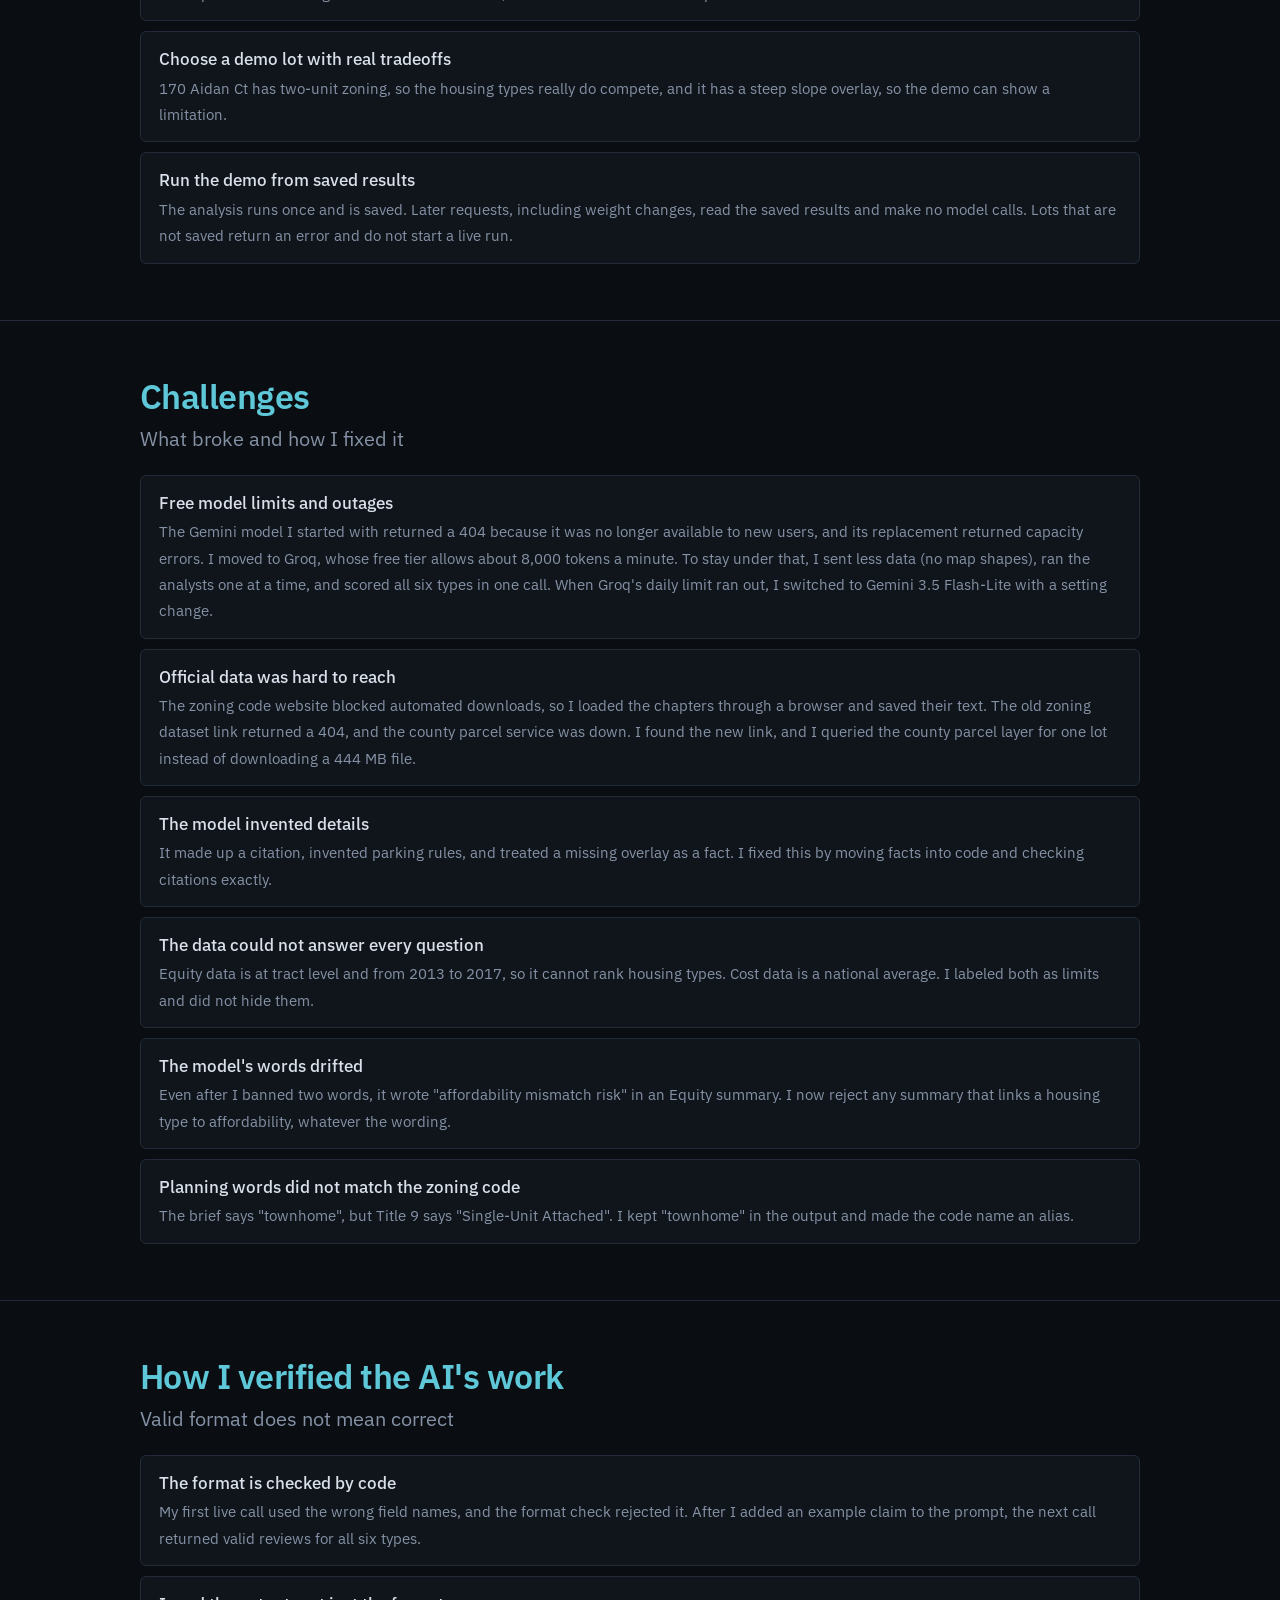
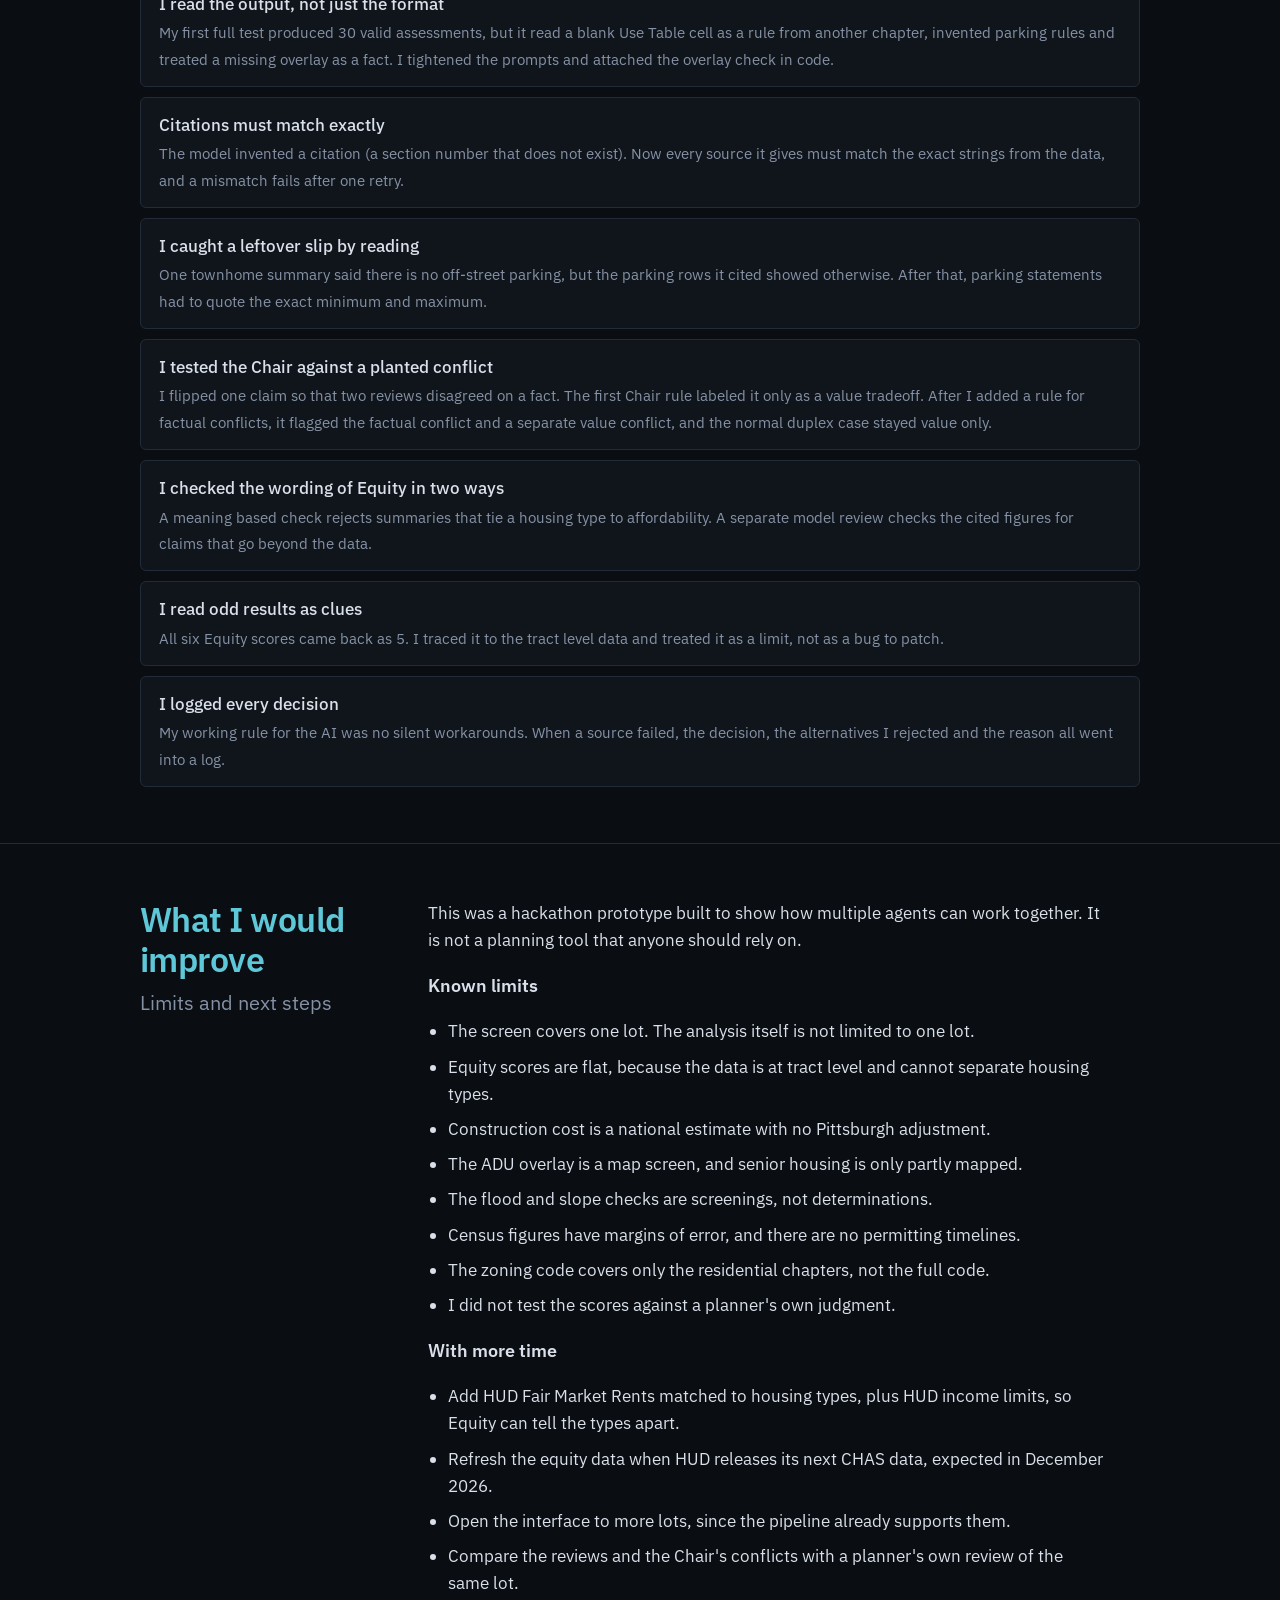
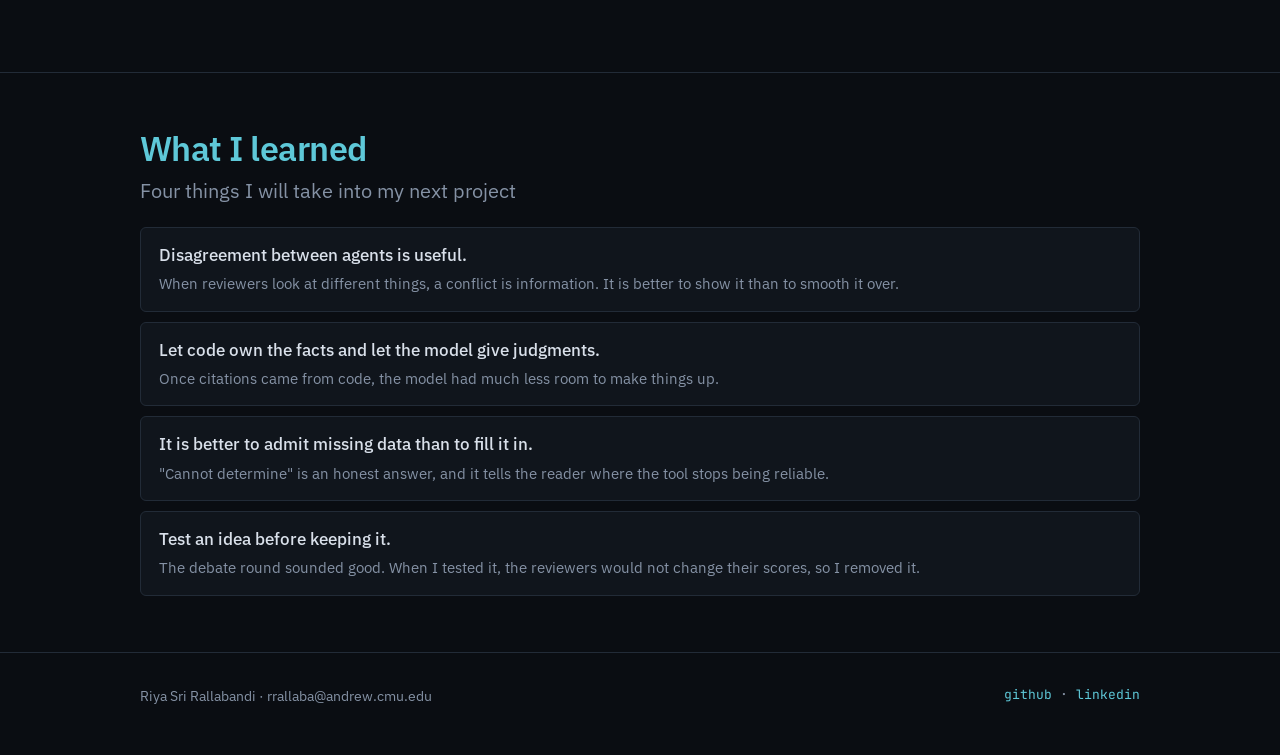
<file: projects/typescape.html>
<!doctype html>
<html lang="en">
<head>
<meta charset="utf-8">
<meta name="viewport" content="width=device-width, initial-scale=1">
<title>Typescape | Riya Sri Rallabandi</title>
<meta name="description" content="Typescape: a multi-agent decision support tool that compares six housing types on one real Pittsburgh lot, built at the AI for Housing Hackathon.">
<meta name="theme-color" content="#0a0d12">
<link rel="preconnect" href="https://fonts.googleapis.com">
<link rel="preconnect" href="https://fonts.gstatic.com" crossorigin>
<link rel="stylesheet" href="https://fonts.googleapis.com/css2?family=IBM+Plex+Sans:wght@400;500;600&family=JetBrains+Mono:wght@400;500&display=swap">
<link rel="stylesheet" href="../assets/style.css">
<!-- Small extra styles for this page only (results strip, tables, demo). Safe to move into style.css later. -->
<style>
  .stats { display: grid; grid-template-columns: repeat(auto-fit, minmax(150px, 1fr)); gap: 1px; background: var(--line); border: 1px solid var(--line); border-radius: 6px; overflow: hidden; }
  .stat { background: var(--surface); padding: 18px 18px 16px; min-width: 0; }
  .stat .num { display: block; font-family: var(--font-mono); font-size: 1.7rem; font-weight: 500; color: var(--signal); font-variant-numeric: tabular-nums; line-height: 1.1; }
  .stat .cap { display: block; margin-top: 6px; font-size: 13.5px; color: var(--muted); line-height: 1.35; }
  .note { margin: 12px 0 0; font-size: 14px; color: var(--muted); }
  .intro-p { margin: 0 0 24px; max-width: 44em; color: var(--muted); }
  .tbl { overflow-x: auto; border: 1px solid var(--line); border-radius: 6px; margin-top: 8px; }
  table { width: 100%; border-collapse: collapse; font-size: 15px; background: var(--surface); }
  th, td { text-align: left; padding: 12px 16px; border-top: 1px solid var(--line); vertical-align: top; }
  thead th { border-top: 0; font-family: var(--font-mono); font-size: 12px; font-weight: 400; letter-spacing: 0.06em; text-transform: uppercase; color: var(--muted); background: var(--surface-2); }
  td.k { font-family: var(--font-mono); font-size: 13.5px; color: var(--accent); white-space: nowrap; }
  td.n { font-family: var(--font-mono); font-variant-numeric: tabular-nums; color: var(--signal); white-space: nowrap; }
  td.d { color: var(--muted); }
  .sub { margin: 36px 0 4px; font-size: 1.1rem; font-weight: 600; }
  .prose ul { margin: 0 0 18px; padding-left: 1.2em; max-width: 40em; }
  .prose li { margin-bottom: 8px; }
  .media { position: relative; width: 100%; aspect-ratio: 16 / 9; background: var(--surface); border: 1px solid var(--line); border-radius: 6px; overflow: hidden; margin-bottom: 20px; }
  .media video { position: absolute; inset: 0; width: 100%; height: 100%; background: #000; object-fit: contain; }
  .media .media-note { position: absolute; inset: 0; display: grid; place-items: center; font-family: var(--font-mono); font-size: 13px; color: var(--muted); }
  [hidden] { display: none !important; }
  .shots { display: grid; grid-template-columns: minmax(0, 1fr); gap: 28px; }
  figure { margin: 0; min-width: 0; }
  figure img { display: block; width: 100%; height: auto; border: 1px solid var(--line); border-radius: 6px; }
  figcaption { margin-top: 8px; font-size: 14px; color: var(--muted); }
  .industry { margin: 0 0 20px; font-family: var(--font-mono); font-size: 13px; color: var(--signal); letter-spacing: 0.04em; }
  /* Section names are the headline, the line under them is a quieter subtitle */
  section .label { font-family: var(--font-body); font-size: clamp(1.6rem, 3.6vw, 2.1rem); font-weight: 600; letter-spacing: -0.015em; text-transform: none; color: var(--accent); line-height: 1.2; margin: 0 0 10px; }
  section h2 { font-size: clamp(1.05rem, 2vw, 1.25rem); font-weight: 400; color: var(--muted); letter-spacing: 0; margin-bottom: 24px; }
  .two-col h2 { margin-bottom: 0; }
  .outline li { line-height: 1.55; }
  .outline li b { margin-bottom: 2px; }
  @media (max-width: 760px) { .shots { grid-template-columns: 1fr; } }
</style>

</head>
<body>
<header class="bar">
  <div class="wrap">
    <a class="brand" href="../index.html">riya<span>.</span>sri<span>/</span>portfolio</a>
    <nav class="nav" aria-label="Main">
      <a href="../index.html">Home</a>
      <a href="../projects.html" aria-current="page">Projects</a>
      <a href="../whats-next.html">What's next</a>
    </nav>
  </div>
</header>
<main>

  <!-- ================= TITLE ================= -->
  <div class="wrap hero">
    <p class="crumb"><a href="../projects.html">Projects</a> / typescape</p>
    <p class="eyebrow">Multi-agent · Human in the loop</p>
    <h1>Typescape</h1>
    <p class="industry">Industry: Housing / Urban Planning</p>
    <p class="lede">A decision support tool that compares six housing types on one real Pittsburgh lot. Five independent AI reviewers score each type from a different angle, and the housing experts using it sets how much each angle matters. It never picks a winner. I built it using Cursor for the AI for Housing Hackathon to learn how to orchestrate multiple agents.</p>
    <div class="links">
      <a class="btn" href="https://github.com/RiyaSriRallabandi/AI-Housing-Hackathon" target="_blank" rel="noopener">Code on GitHub</a>
      <a class="btn" href="https://github.com/RiyaSriRallabandi/AI-Housing-Hackathon/blob/main/DECISIONS.md" target="_blank" rel="noopener">Decision log</a>
      <!-- If you host a live version, add a button here:
      <a class="btn primary" href="YOUR-LIVE-LINK" target="_blank" rel="noopener">Open the live site</a> -->
    </div>
  </div>

  <!-- ================= AT A GLANCE ================= -->
  <section style="border-top:0; padding-top:0">
    <div class="wrap">
      <div class="stats">
        <div class="stat"><span class="num">5</span><span class="cap">independent reviews of every housing type</span></div>
        <div class="stat"><span class="num">6</span><span class="cap">housing types compared on one real lot</span></div>
        <div class="stat"><span class="num">9</span><span class="cap">public data sources, cited in the reviews</span></div>
      </div>
      <p class="note">Scores compare housing types on one lot and are not predictions. This is not legal, financial or zoning advice.</p>
    </div>
  </section>

  <!-- ================= PROBLEM ================= -->
  <section>
    <div class="wrap two-col">
      <div>
        <p class="label">Problem</p>
        <h2>Which type of housing fits this piece of land?</h2>
      </div>
      <div class="prose">
        <p>This project tries to find the "Type" of housing that is best suited for a "Landscape". That is where the name Typescape comes from.</p>
        <p>For any lot, planners have to weigh many things that come from different places: what the zoning code allows, who lives nearby, what it costs to build, who the housing serves, and how it fits the climate. Each one has its own facts and sources, and they often point in different directions.</p>
        <p>I set these requirements:</p>
        <ul>
          <li>Compare six housing types: detached single family home, duplex, townhome, apartment building, accessory dwelling unit (ADU) and senior housing.</li>
          <li>Look at the lot from five angles: zoning, demographics, cost, equity and sustainability.</li>
          <li>Back every claim with a source.</li>
          <li>Say "cannot determine" when the data is missing, instead of guessing.</li>
          <li>Show the tradeoffs and let the housing experts decide what matters most, instead of naming one winner.</li>
        </ul>
        <p>I built it for Track 3 of the hackathon, Housing Typology, Equity and Climate Matchmaker. I worked alone, using Cursor to build it and Claude to plan the design and draft the prompts. The prototype is tied to one lot: 170 Aidan Ct in Brookline, Pittsburgh.</p>
      </div>
    </div>
  </section>

  <!-- ================= APPROACH AND ARCHITECTURE ================= -->
  <section>
    <div class="wrap">
      <p class="label">Approach and architecture</p>
      <h2>Let the reviewers disagree, then let the housing experts decide</h2>
      <p class="intro-p">The five reviewers look at very different things, such as what the law allows, what it costs and who it serves. So when they disagree, that is useful information. I kept the reviews independent, added a Chair that only points out the conflicts, and let the user set the weights.</p>
      <svg viewBox="0 0 640 466" role="img" aria-label="One lot goes to five independent reviews, then a Chair that flags conflicts, then a weighting step the user controls, then a ranked output" xmlns="http://www.w3.org/2000/svg" style="width:100%;height:auto;max-width:700px;display:block;margin:0 auto"><rect x="0.5" y="0.5" width="639" height="63" rx="6" fill="#10151c" stroke="#222b37"/>
<text x="16" y="23" fill="#5ec8d8" font-family="JetBrains Mono, monospace" font-size="14">One real lot</text>
<text x="16" y="43" fill="#8592a5" font-family="IBM Plex Sans, sans-serif" font-size="13">170 Aidan Ct, Pittsburgh (zoning R2-L), plus public data about it</text>
<path d="M320.0 67 L60.0 105" fill="none" stroke="#5ec8d8" stroke-width="1.5" stroke-linecap="round"/>
<path d="M320.0 67 L190.0 105" fill="none" stroke="#5ec8d8" stroke-width="1.5" stroke-linecap="round"/>
<path d="M320.0 67 L320.0 105" fill="none" stroke="#5ec8d8" stroke-width="1.5" stroke-linecap="round"/>
<path d="M320.0 67 L450.0 105" fill="none" stroke="#5ec8d8" stroke-width="1.5" stroke-linecap="round"/>
<path d="M320.0 67 L580.0 105" fill="none" stroke="#5ec8d8" stroke-width="1.5" stroke-linecap="round"/>
<rect x="0.5" y="108.5" width="119" height="63" rx="6" fill="#10151c" stroke="#222b37"/>
<text x="60.0" y="143" fill="#5ec8d8" font-family="JetBrains Mono, monospace" font-size="12.5" text-anchor="middle">Zoning</text>
<rect x="130.5" y="108.5" width="119" height="63" rx="6" fill="#10151c" stroke="#222b37"/>
<text x="190.0" y="143" fill="#5ec8d8" font-family="JetBrains Mono, monospace" font-size="12.5" text-anchor="middle">Demographic</text>
<rect x="260.5" y="108.5" width="119" height="63" rx="6" fill="#10151c" stroke="#222b37"/>
<text x="320.0" y="134" fill="#5ec8d8" font-family="JetBrains Mono, monospace" font-size="12.5" text-anchor="middle">Cost and</text>
<text x="320.0" y="152" fill="#5ec8d8" font-family="JetBrains Mono, monospace" font-size="12.5" text-anchor="middle">feasibility</text>
<rect x="390.5" y="108.5" width="119" height="63" rx="6" fill="#10151c" stroke="#222b37"/>
<text x="450.0" y="143" fill="#5ec8d8" font-family="JetBrains Mono, monospace" font-size="12.5" text-anchor="middle">Equity</text>
<rect x="520.5" y="108.5" width="119" height="63" rx="6" fill="#10151c" stroke="#222b37"/>
<text x="580.0" y="143" fill="#5ec8d8" font-family="JetBrains Mono, monospace" font-size="12.5" text-anchor="middle">Sustainability</text>
<path d="M60.0 175 L320.0 231" fill="none" stroke="#5ec8d8" stroke-width="1.5" stroke-linecap="round"/>
<path d="M190.0 175 L320.0 231" fill="none" stroke="#5ec8d8" stroke-width="1.5" stroke-linecap="round"/>
<path d="M320.0 175 L320.0 231" fill="none" stroke="#5ec8d8" stroke-width="1.5" stroke-linecap="round"/>
<path d="M450.0 175 L320.0 231" fill="none" stroke="#5ec8d8" stroke-width="1.5" stroke-linecap="round"/>
<path d="M580.0 175 L320.0 231" fill="none" stroke="#5ec8d8" stroke-width="1.5" stroke-linecap="round"/>
<rect x="0.5" y="234.5" width="639" height="63" rx="6" fill="#10151c" stroke="#5ec8d8"/>
<text x="16" y="257" fill="#5ec8d8" font-family="JetBrains Mono, monospace" font-size="14">Chair (LLM)</text>
<text x="16" y="277" fill="#8592a5" font-family="IBM Plex Sans, sans-serif" font-size="13">Flags factual conflicts and value tradeoffs. Does not merge scores.</text>
<path d="M320.0 301 v14 m-5 -5 l5 5 l5 -5" fill="none" stroke="#5ec8d8" stroke-width="1.5" stroke-linecap="round" stroke-linejoin="round"/>
<rect x="0.5" y="318.5" width="639" height="63" rx="6" fill="#151b24" stroke="#5ec8d8"/>
<text x="16" y="341" fill="#5ec8d8" font-family="JetBrains Mono, monospace" font-size="14">Weighting (plain code, no LLM)</text>
<text x="16" y="361" fill="#8592a5" font-family="IBM Plex Sans, sans-serif" font-size="13">Ranks the six housing types using only the weights the user sets.</text>
<path d="M320.0 385 v14 m-5 -5 l5 5 l5 -5" fill="none" stroke="#5ec8d8" stroke-width="1.5" stroke-linecap="round" stroke-linejoin="round"/>
<rect x="0.5" y="402.5" width="639" height="63" rx="6" fill="#1b3a42" stroke="#5ec8d8"/>
<text x="16" y="425" fill="#d9e0ea" font-family="JetBrains Mono, monospace" font-size="14">Output</text>
<text x="16" y="445" fill="#d9e0ea" font-family="IBM Plex Sans, sans-serif" font-size="13">Six housing types, ranked, each with its cited reasoning</text></svg>
      <p class="note" style="text-align:center">The five reviews never see each other's work. Facts such as zoning rules, cost per square foot, transit distance and flood zone are attached by code, and the model only scores and explains.</p>
      <p class="intro-p" style="margin-top:28px">The Chair sorts every disagreement into one of two kinds. A factual conflict is when two reviews make incompatible claims about the same fact, such as one saying a use is permitted and another saying it is not. These need to be checked. A value tradeoff is when both reviews are right but care about different goals. A gap in scores alone counts as a value tradeoff.</p>
      <p class="intro-p">The final ranking is plain arithmetic. It starts with equal weights, labeled as an equal-weight view and not as the answer. The user can drag the five angles into order of importance, which turns into weights, and then fine tune with sliders. Each type shows how much each review added to its score.</p>
    </div>
  </section>

  <!-- ================= TOOLS AND METHODS ================= -->
  <section>
    <div class="wrap">
      <p class="label">Tools and methods</p>
      <h2>What I used and why</h2>
      <div class="tbl">
        <table>
          <thead><tr><th>Piece</th><th>What I used</th><th>Why</th></tr></thead>
          <tbody>
            <tr><td class="k">Agents</td><td>Five analysts and a Chair, each a language model call</td><td class="d">Each analyst sees only its own facts. The Chair sees all five reviews.</td></tr>
            <tr><td class="k">Model</td><td>Groq gpt-oss-120b, with Gemini 3.5 Flash-Lite as a backup</td><td class="d">Both have free tiers. The 120b model followed the required format more faithfully than the smaller 20b.</td></tr>
            <tr><td class="k">Output rules</td><td>Pydantic v2</td><td class="d">It rejects any output that does not match the format, including extra fields.</td></tr>
            <tr><td class="k">Backend</td><td>FastAPI and Uvicorn</td><td class="d">One API serves the analysis and the weighted view. Results are saved to local files.</td></tr>
            <tr><td class="k">Map</td><td>Shapely, Leaflet, OpenStreetMap tiles</td><td class="d">They show the lot boundary and check which overlays touch it.</td></tr>
            <tr><td class="k">Ranking screen</td><td>SortableJS and sliders</td><td class="d">Drag to rank the five angles, then fine tune the weights.</td></tr>
            <tr><td class="k">Tests</td><td>pytest and httpx</td><td class="d">Tests use saved example data, so they run without calling a model.</td></tr>
            <tr><td class="k">Built with</td><td>Cursor and Claude</td><td class="d">Cursor for writing code. Claude for planning, design, and prompt drafts.</td></tr>
          </tbody>
        </table>
      </div>

      <p class="sub">The public data behind it</p>
      <div class="tbl">
        <table>
          <thead><tr><th>Source</th><th>What it gives</th><th>Its limit</th></tr></thead>
          <tbody>
            <tr><td class="k">Pittsburgh zoning code, Title 9</td><td>What each district allows, plus parking and building size rules</td><td class="d">Only the residential chapters (903 and 911 to 914)</td></tr>
            <tr><td class="k">WPRDC zoning map</td><td>Which zoning district the lot is in</td><td class="d">The ADU overlay is a map screen only</td></tr>
            <tr><td class="k">Allegheny County parcels</td><td>The lot boundary, found by parcel ID</td><td class="d">May lag behind assessment updates</td></tr>
            <tr><td class="k">Census ACS and 2020 census</td><td>People and households in the census tract</td><td class="d">Estimates come with margins of error</td></tr>
            <tr><td class="k">HUD CHAS, 2013 to 2017</td><td>Households paying too much for housing</td><td class="d">Tract level and older, so it cannot separate housing types</td></tr>
            <tr><td class="k">County assessments and sales</td><td>Land values and sales in ZIP 15226</td><td class="d">Valid sales only</td></tr>
            <tr><td class="k">ICC Building Valuation Data, Aug 2026</td><td>Construction cost per square foot</td><td class="d">A national average, so every cost score is an estimate</td></tr>
            <tr><td class="k">PRT transit stops</td><td>Distance to the nearest stop</td><td class="d">Scheduled service only</td></tr>
            <tr><td class="k">FEMA flood layer</td><td>The lot's flood zone</td><td class="d">A screening, not a determination</td></tr>
          </tbody>
        </table>
      </div>
    </div>
  </section>

  <!-- ================= DEMO ================= -->
  <section>
    <div class="wrap">
      <p class="label">Demo</p>
      <h2>Watching it work</h2>
      <!-- Video: recording saved as assets/video/typescape-demo.mp4. -->
      <div class="media">
        <video controls preload="metadata" playsinline>
          <source src="../assets/video/typescape-demo.mp4" type="video/mp4" onerror="this.closest('video').hidden = true">
        </video>
      </div>
      <!-- Screenshots: -->
      <div class="shots">
        <figure>
          <a href="../assets/img/typescape/ranking.png" target="_blank" rel="noopener"><img src="../assets/img/typescape/ranking.png" alt="Typescape ranking page where the decision-maker ranks the five review categories by priority" loading="lazy" onerror="this.closest('figure').hidden = true"></a>
          <figcaption>The ranking page, where the housing experts set the priority of each review category.</figcaption>
        </figure>
        <figure>
          <a href="../assets/img/typescape/results.png" target="_blank" rel="noopener"><img src="../assets/img/typescape/results.png" alt="Typescape agent review results with a slider panel on the right for changing the weights and re-ranking the housing types" loading="lazy" onerror="this.closest('figure').hidden = true"></a>
          <figcaption>The agent reviews, with sliders on the right. Moving a slider changes the weights and re-ranks the housing types.</figcaption>
        </figure>
      </div>
    </div>
  </section>

  <!-- ================= RESULTS ================= -->
  <section>
    <div class="wrap">
      <p class="label">Results</p>
      <h2>What the reviews found for the demo lot</h2>
      <p class="intro-p">I did not measure accuracy for this project, because there is no single right answer to compare against. What I can show is what each review said about 170 Aidan Ct. These come from my test runs during the hackathon.</p>
      <div class="tbl">
        <table>
          <thead><tr><th>Review</th><th>What it found</th></tr></thead>
          <tbody>
            <tr><td class="k">Zoning</td><td class="d">The lot is zoned R2-L, which allows two-unit homes. Duplex, townhome and detached house scored high. Apartment and ADU scored low.</td></tr>
            <tr><td class="k">Demographic</td><td class="d">It used census estimates for the tract, with their margins of error. It could not determine vacancy by building type.</td></tr>
            <tr><td class="k">Cost and feasibility</td><td class="d">Scores were low to marginal. They rest on a national average cost per square foot, labeled as an estimate.</td></tr>
            <tr><td class="k">Equity</td><td class="d">It reported how many households in the tract pay too much for housing. It scored all six types the same, because tract data cannot tell the types apart.</td></tr>
            <tr><td class="k">Sustainability</td><td class="d">The nearest transit station is about 637 meters away. The lot is in flood zone X (minimal hazard) and has a steep slope overlay. Carbon effects are shown as estimates by type.</td></tr>
          </tbody>
        </table>
      </div>
      <p class="note">The flat Equity scores are a limit of the data, not a bug. Raising the Equity weight cannot separate the housing types, and the weighted view says so.</p>

      <p class="sub">What the design delivers</p>
      <p class="intro-p" style="margin-bottom:0">A planner can see where the five reviews agree, where they conflict on a fact, and where they only value different things. They can then move the weights and watch the ranking change. Every ranking is labeled as the user's weighted view and never as a consensus.</p>
    </div>
  </section>

  <!-- ================= DECISIONS ================= -->
  <section>
    <div class="wrap">
      <p class="label">Decisions</p>
      <h2>The choices that shaped it</h2>
      <ul class="outline">
        <li><b>Keep the five reviews independent</b><span>The reviewers measure different things: legal permission, money, equity, climate and demographics. Each one sees only its own facts and none sees another's output. When they disagree, that is usually the finding.</span></li>
        <li><b>Build a debate round, test it, then remove it</b><span>I built a second round where reviewers could respond to each other. In live tests they mostly refused to change their scores. Resolving a disagreement is a human choice, so I deleted the round and left the choice to the weight sliders.</span></li>
        <li><b>Have a Chair point out conflicts, not settle them</b><span>The Chair labels each disagreement as factual or a value tradeoff. It never merges the scores or names a winner.</span></li>
        <li><b>Let the user's weights do the ranking, with no language model</b><span>The ranking is plain arithmetic on saved scores and five weights. It starts at equal weights and is named the equal-weight view. A ranking from 1st to 5th is turned into weights with a standard rank order formula.</span></li>
        <li><b>Code owns the facts, and the model gives judgments</b><span>Zoning use tables, parking rules, census figures, cost per square foot, transit distance and flood zone are built into cited claims by code. The model scores all six types in a single call and explains its judgment. That way the model cannot change a fact.</span></li>
        <li><b>Say "cannot determine" instead of filling gaps</b><span>I did not invent use tables, a Pittsburgh cost factor or carbon numbers. Without price data, Equity may repeat the tract's cost burden figures but must say that affordability by housing type cannot be determined.</span></li>
        <li><b>Set strict rules for what the model may return</b><span>Every review must match a fixed format, with no extra fields. A malformed answer gets one retry. If the retry fails, the types with valid output are kept and the others get a score of 0 and a note, so one bad answer never stops the whole run.</span></li>
        <li><b>Choose a demo lot with real tradeoffs</b><span>170 Aidan Ct has two-unit zoning, so the housing types really do compete, and it has a steep slope overlay, so the demo can show a limitation.</span></li>
        <li><b>Run the demo from saved results</b><span>The analysis runs once and is saved. Later requests, including weight changes, read the saved results and make no model calls. Lots that are not saved return an error and do not start a live run.</span></li>
      </ul>
    </div>
  </section>

  <!-- ================= CHALLENGES ================= -->
  <section>
    <div class="wrap">
      <p class="label">Challenges</p>
      <h2>What broke and how I fixed it</h2>
      <ul class="outline">
        <li><b>Free model limits and outages</b><span>The Gemini model I started with returned a 404 because it was no longer available to new users, and its replacement returned capacity errors. I moved to Groq, whose free tier allows about 8,000 tokens a minute. To stay under that, I sent less data (no map shapes), ran the analysts one at a time, and scored all six types in one call. When Groq's daily limit ran out, I switched to Gemini 3.5 Flash-Lite with a setting change.</span></li>
        <li><b>Official data was hard to reach</b><span>The zoning code website blocked automated downloads, so I loaded the chapters through a browser and saved their text. The old zoning dataset link returned a 404, and the county parcel service was down. I found the new link, and I queried the county parcel layer for one lot instead of downloading a 444 MB file.</span></li>
        <li><b>The model invented details</b><span>It made up a citation, invented parking rules, and treated a missing overlay as a fact. I fixed this by moving facts into code and checking citations exactly.</span></li>
        <li><b>The data could not answer every question</b><span>Equity data is at tract level and from 2013 to 2017, so it cannot rank housing types. Cost data is a national average. I labeled both as limits and did not hide them.</span></li>
        <li><b>The model's words drifted</b><span>Even after I banned two words, it wrote "affordability mismatch risk" in an Equity summary. I now reject any summary that links a housing type to affordability, whatever the wording.</span></li>
        <li><b>Planning words did not match the zoning code</b><span>The brief says "townhome", but Title 9 says "Single-Unit Attached". I kept "townhome" in the output and made the code name an alias.</span></li>
      </ul>
    </div>
  </section>

  <!-- ================= HOW I VERIFIED THE AI'S WORK ================= -->
  <section>
    <div class="wrap">
      <p class="label">How I verified the AI's work</p>
      <h2>Valid format does not mean correct</h2>
      <ul class="outline">
        <li><b>The format is checked by code</b><span>My first live call used the wrong field names, and the format check rejected it. After I added an example claim to the prompt, the next call returned valid reviews for all six types.</span></li>
        <li><b>I read the output, not just the format</b><span>My first full test produced 30 valid assessments, but it read a blank Use Table cell as a rule from another chapter, invented parking rules and treated a missing overlay as a fact. I tightened the prompts and attached the overlay check in code.</span></li>
        <li><b>Citations must match exactly</b><span>The model invented a citation (a section number that does not exist). Now every source it gives must match the exact strings from the data, and a mismatch fails after one retry.</span></li>
        <li><b>I caught a leftover slip by reading</b><span>One townhome summary said there is no off-street parking, but the parking rows it cited showed otherwise. After that, parking statements had to quote the exact minimum and maximum.</span></li>
        <li><b>I tested the Chair against a planted conflict</b><span>I flipped one claim so that two reviews disagreed on a fact. The first Chair rule labeled it only as a value tradeoff. After I added a rule for factual conflicts, it flagged the factual conflict and a separate value conflict, and the normal duplex case stayed value only.</span></li>
        <li><b>I checked the wording of Equity in two ways</b><span>A meaning based check rejects summaries that tie a housing type to affordability. A separate model review checks the cited figures for claims that go beyond the data.</span></li>
        <li><b>I read odd results as clues</b><span>All six Equity scores came back as 5. I traced it to the tract level data and treated it as a limit, not as a bug to patch.</span></li>
        <li><b>I logged every decision</b><span>My working rule for the AI was no silent workarounds. When a source failed, the decision, the alternatives I rejected and the reason all went into a log.</span></li>
      </ul>
    </div>
  </section>

  <!-- ================= WHAT I WOULD IMPROVE ================= -->
  <section>
    <div class="wrap two-col">
      <div>
        <p class="label">What I would improve</p>
        <h2>Limits and next steps</h2>
      </div>
      <div class="prose">
        <p>This was a hackathon prototype built to show how multiple agents can work together. It is not a planning tool that anyone should rely on.</p>
        <p class="sub" style="margin-top:0">Known limits</p>
        <ul>
          <li>The screen covers one lot. The analysis itself is not limited to one lot.</li>
          <li>Equity scores are flat, because the data is at tract level and cannot separate housing types.</li>
          <li>Construction cost is a national estimate with no Pittsburgh adjustment.</li>
          <li>The ADU overlay is a map screen, and senior housing is only partly mapped.</li>
          <li>The flood and slope checks are screenings, not determinations.</li>
          <li>Census figures have margins of error, and there are no permitting timelines.</li>
          <li>The zoning code covers only the residential chapters, not the full code.</li>
          <li>I did not test the scores against a planner's own judgment.</li>
        </ul>
        <p class="sub">With more time</p>
        <ul>
          <li>Add HUD Fair Market Rents matched to housing types, plus HUD income limits, so Equity can tell the types apart.</li>
          <li>Refresh the equity data when HUD releases its next CHAS data, expected in December 2026.</li>
          <li>Open the interface to more lots, since the pipeline already supports them.</li>
          <li>Compare the reviews and the Chair's conflicts with a planner's own review of the same lot.</li>
        </ul>
      </div>
    </div>
  </section>

  <!-- ================= WHAT I LEARNED ================= -->
  <section>
    <div class="wrap">
      <p class="label">What I learned</p>
      <h2>Four things I will take into my next project</h2>
      <ul class="outline">
        <li><b>Disagreement between agents is useful.</b><span>When reviewers look at different things, a conflict is information. It is better to show it than to smooth it over.</span></li>
        <li><b>Let code own the facts and let the model give judgments.</b><span>Once citations came from code, the model had much less room to make things up.</span></li>
        <li><b>It is better to admit missing data than to fill it in.</b><span>"Cannot determine" is an honest answer, and it tells the reader where the tool stops being reliable.</span></li>
        <li><b>Test an idea before keeping it.</b><span>The debate round sounded good. When I tested it, the reviewers would not change their scores, so I removed it.</span></li>
      </ul>
    </div>
  </section>

</main>
<footer>
  <div class="wrap">
    <span>Riya Sri Rallabandi · rrallaba@andrew.cmu.edu</span>
    <span class="mono"><a href="https://github.com/RiyaSriRallabandi" target="_blank" rel="noopener">github</a> · <a href="https://www.linkedin.com/in/riya-sri-rallabandi" target="_blank" rel="noopener">linkedin</a></span>
  </div>
</footer>
</body>
</html>
</file>
<file: assets/style.css>
/* Layout concept: one dark, instrument-panel style site. A narrow top bar, a left-aligned hero,
   and project "readouts" that lead with the measured number. Mono is used for data and labels only. */
:root {
  --bg: #0a0d12;
  --surface: #10151c;
  --surface-2: #151b24;
  --line: #222b37;
  --text: #d9e0ea;
  --muted: #8592a5;
  --accent: #5ec8d8;
  --accent-dim: #1b3a42;
  --signal: #e8b86a;
  --font-body: "IBM Plex Sans", system-ui, -apple-system, "Segoe UI", sans-serif;
  --font-mono: "JetBrains Mono", ui-monospace, "SF Mono", Menlo, Consolas, monospace;
  color-scheme: dark;
}

* { box-sizing: border-box; }
html { scroll-behavior: smooth; }
body {
  margin: 0;
  background: var(--bg);
  color: var(--text);
  font-family: var(--font-body);
  font-size: 17px;
  line-height: 1.6;
  -webkit-font-smoothing: antialiased;
}
a { color: var(--accent); text-decoration: none; }
a:hover { text-decoration: underline; text-underline-offset: 3px; }
:focus-visible { outline: 2px solid var(--accent); outline-offset: 3px; border-radius: 2px; }
::selection { background: var(--accent-dim); color: #fff; }

.wrap {
  width: 100%;
  max-width: 1040px;
  margin-inline: auto;
  padding-inline: max(20px, env(safe-area-inset-left, 0px));
}

/* Top bar */
.bar {
  position: sticky; top: 0; z-index: 20;
  background: rgb(10 13 18 / 0.88);
  backdrop-filter: blur(10px);
  border-bottom: 1px solid var(--line);
}
.bar .wrap { display: flex; align-items: center; justify-content: space-between; gap: 16px; min-height: 56px; flex-wrap: wrap; }
.brand { font-family: var(--font-mono); font-size: 14px; color: var(--text); letter-spacing: 0.02em; }
.brand span { color: var(--accent); }
.nav { display: flex; gap: 4px; flex-wrap: wrap; }
.nav a {
  font-family: var(--font-mono); font-size: 13px; color: var(--muted);
  padding: 6px 10px; border-radius: 4px;
}
.nav a:hover, .nav a[aria-current="page"] { color: var(--text); background: var(--surface-2); text-decoration: none; }

/* Hero */
.hero { padding-block: clamp(48px, 9vw, 104px) clamp(36px, 6vw, 64px); }
.eyebrow { font-family: var(--font-mono); font-size: 13px; color: var(--accent); letter-spacing: 0.08em; text-transform: uppercase; margin: 0 0 18px; }
h1 {
  font-size: clamp(2.3rem, 6.4vw, 4rem);
  line-height: 1.04; letter-spacing: -0.025em; font-weight: 600;
  margin: 0 0 20px; text-wrap: balance;
}
.lede { font-size: clamp(1.1rem, 2.2vw, 1.3rem); color: var(--muted); max-width: 40em; margin: 0 0 28px; text-wrap: pretty; }
.lede b { color: var(--text); font-weight: 500; }
.links { display: flex; flex-wrap: wrap; gap: 10px; }
.btn {
  font-family: var(--font-mono); font-size: 13px;
  display: inline-flex; align-items: center; gap: 8px;
  padding: 9px 14px; border: 1px solid var(--line); border-radius: 4px;
  color: var(--text); background: var(--surface);
}
.btn:hover { border-color: var(--accent); text-decoration: none; }
.btn.primary { background: var(--accent); border-color: var(--accent); color: #06161a; font-weight: 500; }
.btn.primary:hover { filter: brightness(1.08); }

/* Draft marker for content still to be supplied */
.draft {
  border: 1px dashed #4a4130; background: rgb(232 184 106 / 0.06);
  color: var(--signal); font-family: var(--font-mono); font-size: 12.5px;
  padding: 10px 14px; border-radius: 4px; margin: 0 0 24px; max-width: 46em;
}

/* Sections */
section { padding-block: clamp(32px, 5vw, 56px); border-top: 1px solid var(--line); }
.label { font-family: var(--font-mono); font-size: 12.5px; color: var(--muted); letter-spacing: 0.1em; text-transform: uppercase; margin: 0 0 8px; }
h2 { font-size: clamp(1.5rem, 3.4vw, 2rem); letter-spacing: -0.015em; line-height: 1.2; font-weight: 600; margin: 0 0 28px; text-wrap: balance; }
h3 { font-size: 1.15rem; font-weight: 600; margin: 0 0 6px; }

/* Principles */
.principles { display: grid; grid-template-columns: repeat(3, minmax(0, 1fr)); gap: 28px; }
.principles p { margin: 0; color: var(--muted); font-size: 15.5px; }
.principles h3 { color: var(--text); }
.principles .tag { font-family: var(--font-mono); font-size: 12px; color: var(--accent); display: block; margin-bottom: 8px; }

/* Project cards */
.projects { display: grid; grid-template-columns: repeat(2, minmax(0, 1fr)); gap: 16px; }
.card {
  display: flex; flex-direction: column; gap: 16px; min-width: 0;
  background: var(--surface); border: 1px solid var(--line); border-radius: 6px;
  padding: 22px; color: var(--text);
  transition: border-color 0.15s, transform 0.15s;
}
.card:hover { border-color: var(--accent); text-decoration: none; transform: translateY(-2px); }
.card .kind { font-family: var(--font-mono); font-size: 12px; color: var(--muted); letter-spacing: 0.06em; text-transform: uppercase; }
.card h3 { font-size: 1.35rem; margin: 0; }
.card p { margin: 0; color: var(--muted); font-size: 15.5px; }
.readout { display: flex; align-items: baseline; gap: 12px; padding-block: 12px; border-block: 1px solid var(--line); }
.readout .num { font-family: var(--font-mono); font-size: 1.9rem; font-weight: 500; color: var(--signal); font-variant-numeric: tabular-nums; line-height: 1; }
.readout .cap { font-size: 13.5px; color: var(--muted); line-height: 1.35; }
.stack { display: flex; flex-wrap: wrap; gap: 6px; margin-top: auto; }
.chip { font-family: var(--font-mono); font-size: 11.5px; color: var(--muted); border: 1px solid var(--line); border-radius: 3px; padding: 2px 7px; }
.go { font-family: var(--font-mono); font-size: 13px; color: var(--accent); }

/* Secondary rows */
.rows { display: grid; gap: 12px; }
.row {
  display: flex; justify-content: space-between; gap: 16px; align-items: center; flex-wrap: wrap;
  padding: 16px 20px; border: 1px solid var(--line); border-radius: 6px; background: var(--surface); color: var(--text);
}
.row:hover { border-color: var(--accent); text-decoration: none; }
.row p { margin: 0; color: var(--muted); font-size: 15px; }

/* Project / stub pages */
.crumb { font-family: var(--font-mono); font-size: 13px; color: var(--muted); margin: 0 0 16px; }
.outline { list-style: none; padding: 0; margin: 0; display: grid; gap: 10px; counter-reset: s; }
.outline li { padding: 14px 18px; border: 1px solid var(--line); border-radius: 6px; background: var(--surface); }
.outline li b { display: block; font-weight: 500; }
.outline li span { color: var(--muted); font-size: 15px; }

footer { border-top: 1px solid var(--line); padding-block: 32px 48px; color: var(--muted); font-size: 14px; }
footer .wrap { display: flex; flex-wrap: wrap; gap: 12px 24px; justify-content: space-between; }
footer .mono { font-family: var(--font-mono); font-size: 13px; }

@media (max-width: 760px) {
  .principles, .projects { grid-template-columns: 1fr; }
  body { font-size: 16px; }
}
@media (prefers-reduced-motion: reduce) {
  html { scroll-behavior: auto; }
  .card { transition: none; }
  .card:hover { transform: none; }
}

/* Home: intro, photo, two-column text sections */
.intro { display: grid; grid-template-columns: minmax(0, 1fr) 280px; gap: 48px; align-items: center; }
.intro .lede { margin-bottom: 24px; }
.photo {
  position: relative; width: 100%; max-width: 280px; aspect-ratio: 1 / 1; justify-self: end;
  border: 1px solid var(--line); border-radius: 6px; overflow: hidden; background: var(--surface-2);
}
.photo img { position: absolute; inset: 0; width: 100%; height: 100%; object-fit: cover; }
.photo .initials {
  position: absolute; inset: 0; display: grid; place-items: center;
  font-family: var(--font-mono); font-size: 3.2rem; color: var(--accent-dim);
}
.two-col { display: grid; grid-template-columns: 240px minmax(0, 1fr); gap: 48px; }
.two-col h2 { margin-bottom: 0; }
.prose p { margin: 0 0 18px; max-width: 40em; text-wrap: pretty; }
.prose p:last-child { margin-bottom: 0; }
.edu-list { display: grid; gap: 24px; }
.edu-head { display: flex; justify-content: space-between; gap: 8px 16px; flex-wrap: wrap; align-items: baseline; }
.edu .dates { font-family: var(--font-mono); font-size: 13px; color: var(--muted); }
.edu p { margin: 4px 0 0; color: var(--muted); }
.edu .meta { font-family: var(--font-mono); font-size: 13px; color: var(--signal); margin-top: 8px; }
.pointer { display: flex; align-items: center; justify-content: space-between; gap: 16px; flex-wrap: wrap; }
.pointer p { margin: 0; font-size: 1.15rem; }

@media (max-width: 760px) {
  .intro { grid-template-columns: 1fr; gap: 28px; }
  .photo { justify-self: start; max-width: 200px; order: -1; }
  .two-col { grid-template-columns: 1fr; gap: 16px; }
}

/* Education entries: a fixed logo column keeps both text blocks aligned */
.edu { display: grid; grid-template-columns: 100px minmax(0, 1fr); gap: 16px; align-items: start; }
.edu-logo { width: 64px; height: 64px; justify-self: center; border-radius: 6px; object-fit: contain; }
.edu-logo.uci { width: 100px; height: 100px; }
.edu-text { min-width: 0; }

@media (max-width: 760px) {
  .edu { grid-template-columns: 72px minmax(0, 1fr); }
  .edu-logo { width: 48px; height: 48px; }
  .edu-logo.uci { width: 72px; height: 72px; }
}
</file>
